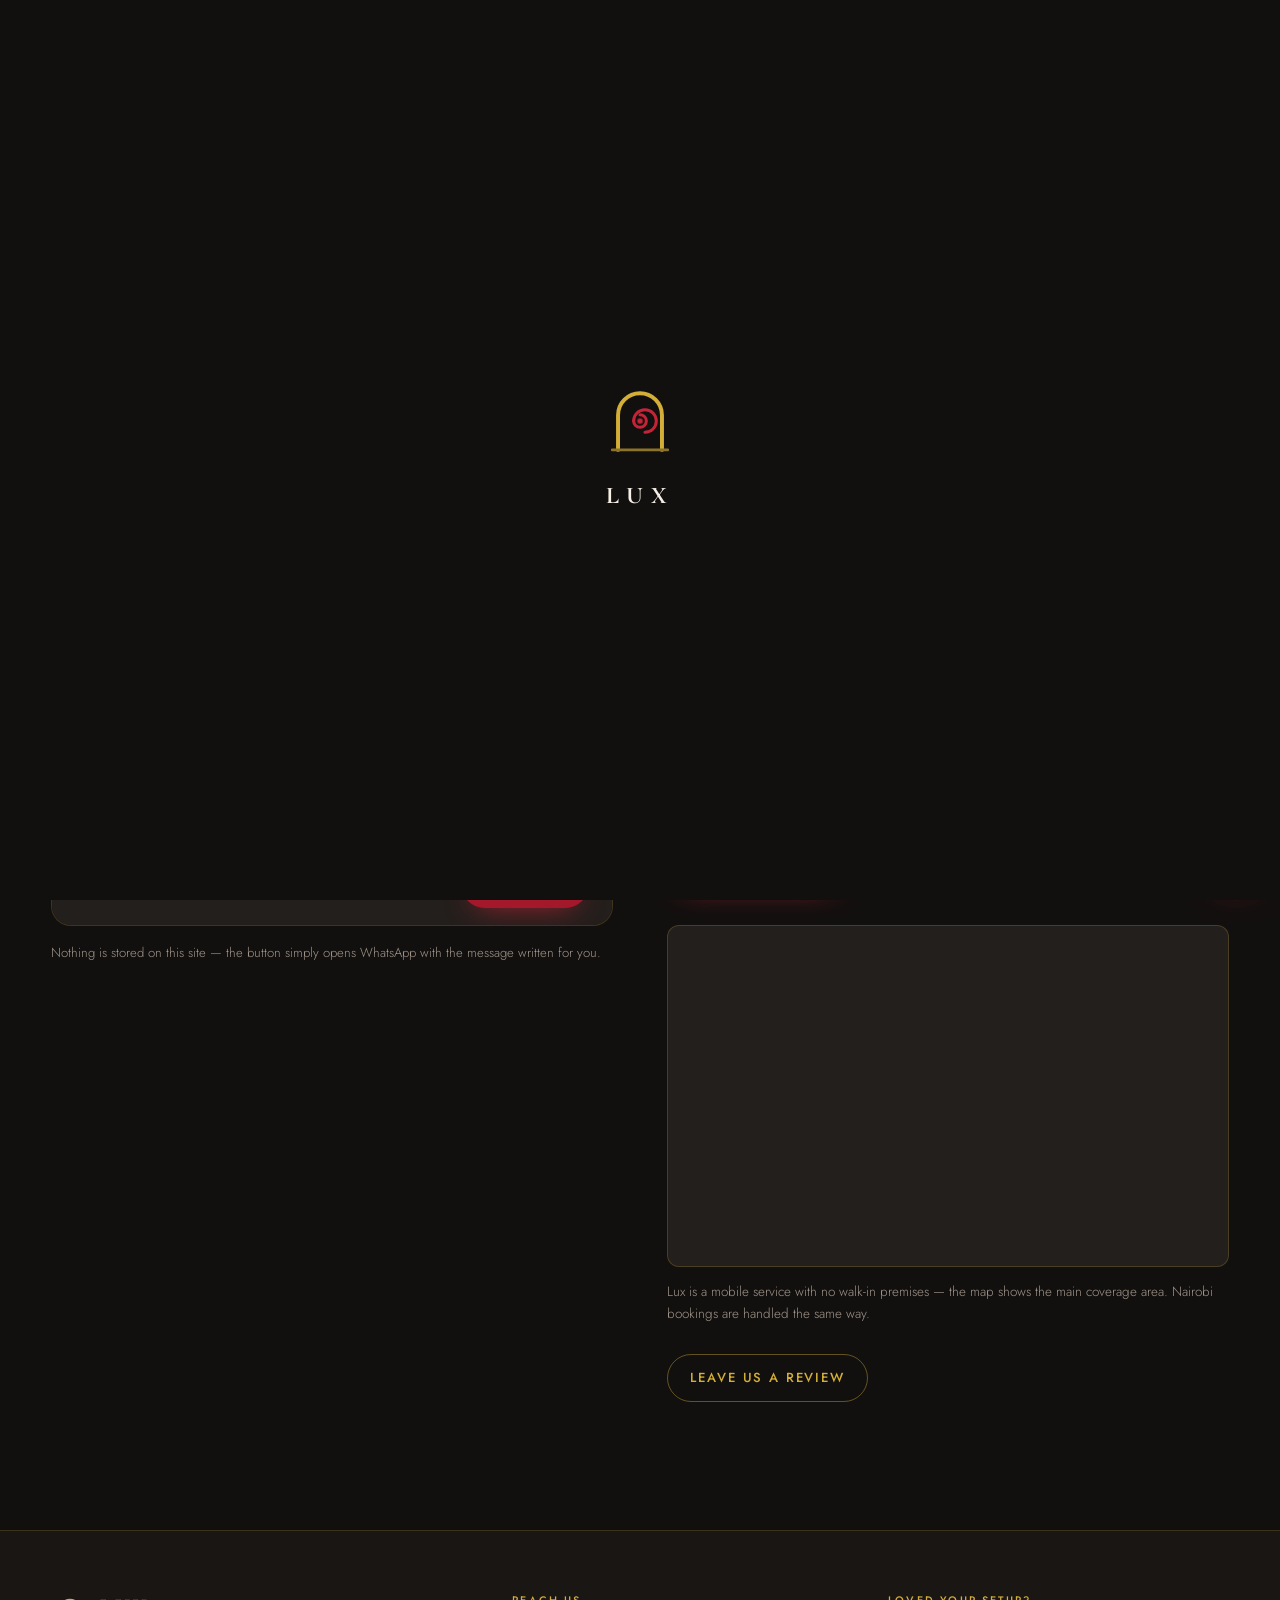
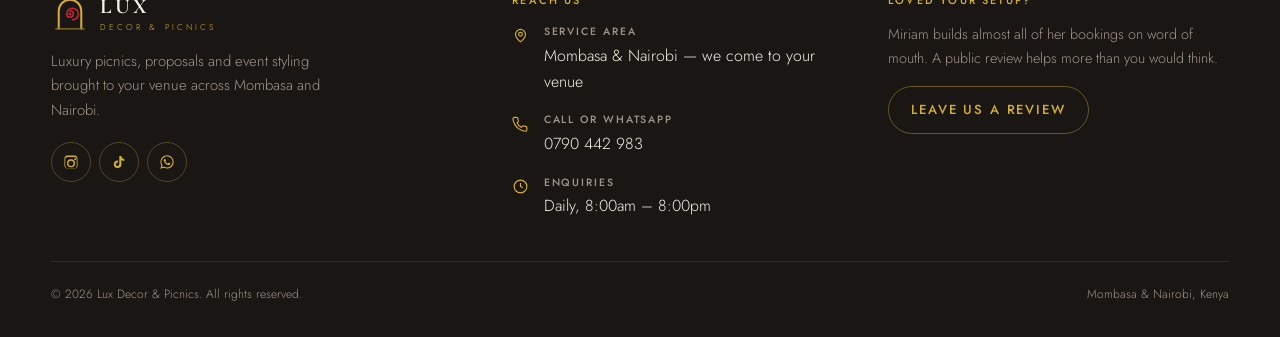
<file: contact.html>
<!DOCTYPE html>
<html lang="en">
<head>
<meta charset="utf-8">
<meta name="viewport" content="width=device-width, initial-scale=1">
<title>Contact &amp; Booking — Lux Decor &amp; Picnics</title>
<meta name="description" content="Book Lux Decor &amp; Picnics for a proposal, picnic or celebration in Mombasa or Nairobi. Call or WhatsApp 0790 442 983.">
<link rel="canonical" href="https://ignatius-kimeu.github.io/storyfront-lux-decor-and-picnics/contact.html">
<meta property="og:type" content="website">
<meta property="og:site_name" content="Lux Decor &amp; Picnics">
<meta property="og:title" content="Contact &amp; Booking — Lux Decor &amp; Picnics">
<meta property="og:description" content="Book Lux Decor &amp; Picnics for a proposal, picnic or celebration in Mombasa or Nairobi. Call or WhatsApp 0790 442 983.">
<meta property="og:url" content="https://ignatius-kimeu.github.io/storyfront-lux-decor-and-picnics/contact.html">
<meta property="og:image" content="https://ignatius-kimeu.github.io/storyfront-lux-decor-and-picnics/og-image.jpg">
<meta property="og:image:width" content="1200">
<meta property="og:image:height" content="630">
<meta name="twitter:card" content="summary_large_image">
<meta name="twitter:title" content="Contact &amp; Booking — Lux Decor &amp; Picnics">
<meta name="twitter:description" content="Book Lux Decor &amp; Picnics for a proposal, picnic or celebration in Mombasa or Nairobi. Call or WhatsApp 0790 442 983.">
<meta name="twitter:image" content="https://ignatius-kimeu.github.io/storyfront-lux-decor-and-picnics/og-image.jpg">
<meta name="theme-color" content="#12100F">
<link rel="icon" href="favicon.svg" type="image/svg+xml">
<link rel="preconnect" href="https://fonts.googleapis.com">
<link rel="preconnect" href="https://fonts.gstatic.com" crossorigin>
<link href="https://fonts.googleapis.com/css2?family=Cormorant+Garamond:ital,wght@0,600;0,700;1,600&family=Jost:wght@300;400;500;600&display=swap" rel="stylesheet">
<link rel="stylesheet" href="styles.css">
</head>
<body>
<div class="splash" id="splash" aria-hidden="true"><div class="splash__in"><svg class="mark" viewBox="0 0 64 64" role="img" aria-label="Lux Decor and Picnics"><path class="mk-arch" d="M13 57V27a19 19 0 0 1 38 0v30"/><path class="mk-rose" d="M32 26.5a5.5 5.5 0 1 1-5.5 5.5"/><path class="mk-rose" d="M26.5 32a9.8 9.8 0 1 1 9.8 9.8"/><circle class="mk-dot" cx="32" cy="32" r="2.4"/><path class="mk-base" d="M8 57h48"/></svg><div class="splash__name">LUX</div></div></div>
<header class="hdr" id="hdr">
  <div class="hdr__in">
    <a class="lockup" href="index.html" aria-label="Lux Decor and Picnics — home">
      <svg class="mark" viewBox="0 0 64 64" role="img" aria-label="Lux Decor and Picnics"><path class="mk-arch" d="M13 57V27a19 19 0 0 1 38 0v30"/><path class="mk-rose" d="M32 26.5a5.5 5.5 0 1 1-5.5 5.5"/><path class="mk-rose" d="M26.5 32a9.8 9.8 0 1 1 9.8 9.8"/><circle class="mk-dot" cx="32" cy="32" r="2.4"/><path class="mk-base" d="M8 57h48"/></svg>
      <span class="lockup__txt"><span class="lockup__name">LUX</span><span class="lockup__sub">Decor &amp; Picnics</span></span>
    </a>
    <nav class="nav" aria-label="Primary"><a href="index.html">Home</a><a href="services.html">Services</a><a href="gallery.html">Gallery</a><a href="films.html">Films</a><a href="reviews.html">Reviews</a><a href="contact.html" aria-current="page">Contact</a></nav>
    <a class="btn btn--primary hdr__cta" href="https://wa.me/254790442983?text=Hi%20Lux%20Decor%20%26%20Picnics%2C%20I%20saw%20your%20website%20and%20I%20would%20like%20to%20ask%20about%20a%20setup." target="_blank" rel="noopener"><svg viewBox="0 0 24 24" aria-hidden="true"><path d="M12.04 2C6.58 2 2.13 6.45 2.13 11.91c0 1.75.46 3.45 1.32 4.95L2 22l5.25-1.38a9.9 9.9 0 0 0 4.79 1.22h.01c5.46 0 9.91-4.45 9.91-9.91S17.5 2 12.04 2zm0 18.15h-.01a8.2 8.2 0 0 1-4.19-1.15l-.3-.18-3.12.82.83-3.04-.2-.31a8.22 8.22 0 0 1 12.76-10.2 8.22 8.22 0 0 1-5.77 14.06zm4.52-6.16c-.25-.12-1.47-.72-1.69-.81-.23-.08-.39-.12-.56.13-.16.24-.64.8-.79.97-.14.16-.29.18-.54.06-.25-.12-1.05-.39-1.99-1.23-.74-.66-1.23-1.47-1.38-1.72-.14-.25-.01-.38.11-.5.11-.11.25-.29.37-.43.13-.15.17-.25.25-.41.08-.17.04-.31-.02-.43-.06-.12-.56-1.34-.76-1.84-.2-.48-.4-.41-.56-.42h-.47c-.17 0-.43.06-.66.31-.23.25-.86.85-.86 2.07 0 1.22.89 2.4 1.01 2.56.12.17 1.75 2.67 4.23 3.74.59.26 1.05.41 1.41.52.59.19 1.13.16 1.56.1.48-.07 1.47-.6 1.68-1.18.21-.58.21-1.07.14-1.18-.06-.11-.22-.17-.47-.29z"/></svg> Book a setup</a>
    <button class="burger" id="burger" aria-label="Menu" aria-expanded="false" aria-controls="drawer"><span></span></button>
  </div>
</header>
<div class="drawer" id="drawer">
  <a class="drawer__link" href="index.html">Home<span>01</span></a><a class="drawer__link" href="services.html">Services<span>02</span></a><a class="drawer__link" href="gallery.html">Gallery<span>03</span></a><a class="drawer__link" href="films.html">Films<span>04</span></a><a class="drawer__link" href="reviews.html">Reviews<span>05</span></a><a class="drawer__link" href="contact.html" aria-current="page">Contact<span>06</span></a>
  <div class="drawer__foot">
    <a class="btn btn--primary" href="https://wa.me/254790442983?text=Hi%20Lux%20Decor%20%26%20Picnics%2C%20I%20saw%20your%20website%20and%20I%20would%20like%20to%20ask%20about%20a%20setup." target="_blank" rel="noopener"><svg viewBox="0 0 24 24" aria-hidden="true"><path d="M12.04 2C6.58 2 2.13 6.45 2.13 11.91c0 1.75.46 3.45 1.32 4.95L2 22l5.25-1.38a9.9 9.9 0 0 0 4.79 1.22h.01c5.46 0 9.91-4.45 9.91-9.91S17.5 2 12.04 2zm0 18.15h-.01a8.2 8.2 0 0 1-4.19-1.15l-.3-.18-3.12.82.83-3.04-.2-.31a8.22 8.22 0 0 1 12.76-10.2 8.22 8.22 0 0 1-5.77 14.06zm4.52-6.16c-.25-.12-1.47-.72-1.69-.81-.23-.08-.39-.12-.56.13-.16.24-.64.8-.79.97-.14.16-.29.18-.54.06-.25-.12-1.05-.39-1.99-1.23-.74-.66-1.23-1.47-1.38-1.72-.14-.25-.01-.38.11-.5.11-.11.25-.29.37-.43.13-.15.17-.25.25-.41.08-.17.04-.31-.02-.43-.06-.12-.56-1.34-.76-1.84-.2-.48-.4-.41-.56-.42h-.47c-.17 0-.43.06-.66.31-.23.25-.86.85-.86 2.07 0 1.22.89 2.4 1.01 2.56.12.17 1.75 2.67 4.23 3.74.59.26 1.05.41 1.41.52.59.19 1.13.16 1.56.1.48-.07 1.47-.6 1.68-1.18.21-.58.21-1.07.14-1.18-.06-.11-.22-.17-.47-.29z"/></svg> WhatsApp us</a>
    <a class="btn btn--ghost" href="tel:+254790442983">Call 0790 442 983</a>
  </div>
</div>
<main>
<section class="pagehead">
  <div class="shell">
    <p class="eyebrow rv">Contact</p>
    <h1 style="font-size:clamp(2.4rem,6.4vw,4rem)" class="rv">Let's plan it.</h1>
    <p class="lede rv rv-d1" style="margin-top:1.1rem">Use the request builder below and it will open WhatsApp with your details already written out &mdash; or just call.</p>
  </div>
</section>

<section class="section" id="book">
  <div class="shell">
    <div class="split" style="align-items:start">
      <div class="rv">
        <div class="wiz" id="wiz">
          <div class="wiz__rail">
            <div class="wiz__step is-now"><span class="wiz__bar"><i></i></span><span class="wiz__lbl">Occasion</span></div>
            <div class="wiz__step"><span class="wiz__bar"><i></i></span><span class="wiz__lbl">Scale</span></div>
            <div class="wiz__step"><span class="wiz__bar"><i></i></span><span class="wiz__lbl">Details</span></div>
            <div class="wiz__step"><span class="wiz__bar"><i></i></span><span class="wiz__lbl">Send</span></div>
          </div>

          <div class="wiz__view">
            <div class="wiz__panel is-live">
              <h3>What are we celebrating?</h3>
              <p class="wiz__hint">Pick the closest one &mdash; the details come later.</p>
              <div class="js-req" data-req="occasion">
                <div class="chips" data-key="occasion"><button type="button" class="chip">Proposal</button><button type="button" class="chip">Birthday</button><button type="button" class="chip">Luxury picnic</button><button type="button" class="chip">Boat picnic</button><button type="button" class="chip">Baby shower</button><button type="button" class="chip">Gender reveal</button><button type="button" class="chip">Anniversary</button><button type="button" class="chip">Wedding</button><button type="button" class="chip">Traditional ceremony</button><button type="button" class="chip">Graduation</button><button type="button" class="chip">Room decor</button><button type="button" class="chip">Something else</button></div>
                <p class="err">Choose an occasion to continue.</p>
              </div>
            </div>

            <div class="wiz__panel">
              <h3>How big, and where?</h3>
              <p class="wiz__hint">This decides the build and roughly what it costs.</p>
              <div class="js-req" data-req="guests" style="margin-bottom:1.6rem">
                <label style="display:block;font-size:.68rem;letter-spacing:.16em;text-transform:uppercase;color:var(--gold);margin-bottom:.6rem">Guests</label>
                <div class="chips" data-key="guests"><button type="button" class="chip">Just the two of us</button><button type="button" class="chip">3&ndash;6</button><button type="button" class="chip">7&ndash;20</button><button type="button" class="chip">20&ndash;50</button><button type="button" class="chip">50+</button></div>
                <p class="err">Let us know roughly how many people.</p>
              </div>
              <div class="js-req" data-req="town">
                <label style="display:block;font-size:.68rem;letter-spacing:.16em;text-transform:uppercase;color:var(--gold);margin-bottom:.6rem">City</label>
                <div class="chips" data-key="town"><button type="button" class="chip">Mombasa</button><button type="button" class="chip">Nairobi</button><button type="button" class="chip">Elsewhere in Kenya</button></div>
                <p class="err">Choose a city.</p>
              </div>
            </div>

            <div class="wiz__panel">
              <h3>The particulars.</h3>
              <p class="wiz__hint">Only your name and a date are required.</p>
              <div class="fields fields--2">
                <div class="field js-req" data-req="name">
                  <label for="f-name">Your name</label>
                  <input id="f-name" name="name" type="text" autocomplete="name" placeholder="e.g. Amina">
                  <p class="err">Please add your name.</p>
                </div>
                <div class="field js-req" data-req="date">
                  <label for="f-date">Preferred date</label>
                  <input id="f-date" name="date" type="date">
                  <p class="err">Pick a date, even an approximate one.</p>
                </div>
              </div>
              <div class="fields fields--2" style="margin-top:1rem">
                <div class="field">
                  <label for="f-venue">Venue or area</label>
                  <input id="f-venue" name="venue" type="text" placeholder="e.g. Shanzu beach, Nyali">
                </div>
                <div class="field">
                  <label for="f-palette">Colour palette</label>
                  <input id="f-palette" name="palette" type="text" placeholder="e.g. red &amp; gold">
                </div>
              </div>
              <div class="field" style="margin-top:1rem">
                <label for="f-notes">Anything else</label>
                <textarea id="f-notes" name="notes" placeholder="Surprise reveal, dietary notes, a theme you have in mind&hellip;"></textarea>
              </div>
            </div>

            <div class="wiz__panel">
              <h3>Ready to send.</h3>
              <p class="wiz__hint">This is exactly what will land in Miriam's WhatsApp.</p>
              <div class="preview">
                <div class="preview__hd"><svg viewBox="0 0 24 24" aria-hidden="true"><path d="M12.04 2C6.58 2 2.13 6.45 2.13 11.91c0 1.75.46 3.45 1.32 4.95L2 22l5.25-1.38a9.9 9.9 0 0 0 4.79 1.22h.01c5.46 0 9.91-4.45 9.91-9.91S17.5 2 12.04 2zm0 18.15h-.01a8.2 8.2 0 0 1-4.19-1.15l-.3-.18-3.12.82.83-3.04-.2-.31a8.22 8.22 0 0 1 12.76-10.2 8.22 8.22 0 0 1-5.77 14.06zm4.52-6.16c-.25-.12-1.47-.72-1.69-.81-.23-.08-.39-.12-.56.13-.16.24-.64.8-.79.97-.14.16-.29.18-.54.06-.25-.12-1.05-.39-1.99-1.23-.74-.66-1.23-1.47-1.38-1.72-.14-.25-.01-.38.11-.5.11-.11.25-.29.37-.43.13-.15.17-.25.25-.41.08-.17.04-.31-.02-.43-.06-.12-.56-1.34-.76-1.84-.2-.48-.4-.41-.56-.42h-.47c-.17 0-.43.06-.66.31-.23.25-.86.85-.86 2.07 0 1.22.89 2.4 1.01 2.56.12.17 1.75 2.67 4.23 3.74.59.26 1.05.41 1.41.52.59.19 1.13.16 1.56.1.48-.07 1.47-.6 1.68-1.18.21-.58.21-1.07.14-1.18-.06-.11-.22-.17-.47-.29z"/></svg> Message preview</div>
                <pre id="wizPreview"></pre>
              </div>
            </div>
          </div>

          <div class="wiz__foot">
            <button type="button" class="wiz__back is-hidden" id="wizBack">&larr; Back</button>
            <button type="button" class="btn btn--primary" id="wizNext">Continue</button>
          </div>
        </div>
        <p class="muted" style="margin-top:1rem;font-size:.82rem">Nothing is stored on this site &mdash; the button simply opens WhatsApp with the message written for you.</p>
      </div>

      <div class="rv rv-d1">
        <h2>Or reach us directly.</h2>
        <ul class="info" style="margin-top:1.6rem">
          <li><svg viewBox="0 0 24 24" aria-hidden="true"><path d="M21 16.5v3a2 2 0 0 1-2.2 2 19.6 19.6 0 0 1-8.5-3 19.3 19.3 0 0 1-6-6 19.6 19.6 0 0 1-3-8.5A2 2 0 0 1 3.3 2h3a2 2 0 0 1 2 1.7c.1 1 .3 1.9.6 2.8a2 2 0 0 1-.5 2.1L7.1 9.9a16 16 0 0 0 6 6l1.3-1.3a2 2 0 0 1 2.1-.5c.9.3 1.8.5 2.8.6a2 2 0 0 1 1.7 2z"/></svg><div><b>Call or WhatsApp</b><a href="tel:+254790442983">0790 442 983</a></div></li>
          <li><svg viewBox="0 0 24 24" aria-hidden="true"><path d="M12 21s7-5.4 7-10.6A7 7 0 0 0 5 10.4C5 15.6 12 21 12 21z"/><circle cx="12" cy="10.2" r="2.6"/></svg><div><b>Service area</b>Mombasa &amp; Nairobi &mdash; setups built at your venue</div></li>
          <li><svg viewBox="0 0 24 24" aria-hidden="true"><circle cx="12" cy="12" r="9"/><path d="M12 7v5l3.2 1.9"/></svg><div><b>Enquiries</b>Daily, 8:00am &ndash; 8:00pm</div></li>
          <li><svg viewBox="0 0 24 24" aria-hidden="true"><path d="M21 11.5a8.4 8.4 0 0 1-9 8.4 9.2 9.2 0 0 1-3.8-.8L3 21l1.9-5A8.3 8.3 0 0 1 12 3.1a8.4 8.4 0 0 1 9 8.4z"/></svg><div><b>Social</b><a href="https://www.instagram.com/luxdecorandpicnics/" target="_blank" rel="noopener">@luxdecorandpicnics</a> on Instagram &amp; TikTok</div></li>
        </ul>
        <div class="btn-row" style="margin-top:1.8rem">
          <a class="btn btn--primary" href="https://wa.me/254790442983?text=Hi%20Lux%20Decor%20%26%20Picnics%2C%20I%20saw%20your%20website%20and%20I%20would%20like%20to%20ask%20about%20a%20setup." target="_blank" rel="noopener"><svg viewBox="0 0 24 24" aria-hidden="true"><path d="M12.04 2C6.58 2 2.13 6.45 2.13 11.91c0 1.75.46 3.45 1.32 4.95L2 22l5.25-1.38a9.9 9.9 0 0 0 4.79 1.22h.01c5.46 0 9.91-4.45 9.91-9.91S17.5 2 12.04 2zm0 18.15h-.01a8.2 8.2 0 0 1-4.19-1.15l-.3-.18-3.12.82.83-3.04-.2-.31a8.22 8.22 0 0 1 12.76-10.2 8.22 8.22 0 0 1-5.77 14.06zm4.52-6.16c-.25-.12-1.47-.72-1.69-.81-.23-.08-.39-.12-.56.13-.16.24-.64.8-.79.97-.14.16-.29.18-.54.06-.25-.12-1.05-.39-1.99-1.23-.74-.66-1.23-1.47-1.38-1.72-.14-.25-.01-.38.11-.5.11-.11.25-.29.37-.43.13-.15.17-.25.25-.41.08-.17.04-.31-.02-.43-.06-.12-.56-1.34-.76-1.84-.2-.48-.4-.41-.56-.42h-.47c-.17 0-.43.06-.66.31-.23.25-.86.85-.86 2.07 0 1.22.89 2.4 1.01 2.56.12.17 1.75 2.67 4.23 3.74.59.26 1.05.41 1.41.52.59.19 1.13.16 1.56.1.48-.07 1.47-.6 1.68-1.18.21-.58.21-1.07.14-1.18-.06-.11-.22-.17-.47-.29z"/></svg> WhatsApp us</a>
          <a class="btn btn--ghost" href="tel:+254790442983">Call now</a>
        </div>

        <div class="map" style="margin-top:2.2rem">
          <iframe title="Map of Mombasa, the main service area for Lux Decor and Picnics" src="https://maps.google.com/maps?q=Mombasa,Kenya&amp;t=&amp;z=10&amp;ie=UTF8&amp;iwloc=&amp;output=embed" loading="lazy" referrerpolicy="no-referrer-when-downgrade" allowfullscreen></iframe>
        </div>
        <p class="muted" style="margin-top:.9rem;font-size:.84rem">Lux is a mobile service with no walk-in premises &mdash; the map shows the main coverage area. Nairobi bookings are handled the same way.</p>

        <div class="btn-row" style="margin-top:1.8rem">
          <a class="btn btn--ghost" href="https://www.instagram.com/luxdecorandpicnics/" target="_blank" rel="noopener">Leave us a review</a>
        </div>
      </div>
    </div>
  </div>
</section>
</main>
<footer class="ftr">
  <div class="shell">
    <div class="ftr__top">
      <div>
        <a class="lockup" href="index.html" aria-label="Lux Decor and Picnics — home">
          <svg class="mark" viewBox="0 0 64 64" role="img" aria-label="Lux Decor and Picnics"><path class="mk-arch" d="M13 57V27a19 19 0 0 1 38 0v30"/><path class="mk-rose" d="M32 26.5a5.5 5.5 0 1 1-5.5 5.5"/><path class="mk-rose" d="M26.5 32a9.8 9.8 0 1 1 9.8 9.8"/><circle class="mk-dot" cx="32" cy="32" r="2.4"/><path class="mk-base" d="M8 57h48"/></svg>
          <span class="lockup__txt"><span class="lockup__name">LUX</span><span class="lockup__sub">Decor &amp; Picnics</span></span>
        </a>
        <p class="ftr__tag">Luxury picnics, proposals and event styling brought to your venue across Mombasa and Nairobi.</p>
        <div class="socials">
          <a href="https://www.instagram.com/luxdecorandpicnics/" target="_blank" rel="noopener" aria-label="Instagram"><svg viewBox="0 0 24 24" aria-hidden="true"><path d="M12 2.16c3.2 0 3.58.01 4.85.07 1.17.05 1.8.25 2.23.41.56.22.96.48 1.38.9.42.42.68.82.9 1.38.16.42.36 1.06.41 2.23.06 1.27.07 1.65.07 4.85s-.01 3.58-.07 4.85c-.05 1.17-.25 1.8-.41 2.23-.22.56-.48.96-.9 1.38-.42.42-.82.68-1.38.9-.42.16-1.06.36-2.23.41-1.27.06-1.65.07-4.85.07s-3.58-.01-4.85-.07c-1.17-.05-1.8-.25-2.23-.41-.56-.22-.96-.48-1.38-.9-.42-.42-.68-.82-.9-1.38-.16-.42-.36-1.06-.41-2.23C2.17 15.58 2.16 15.2 2.16 12s.01-3.58.07-4.85c.05-1.17.25-1.8.41-2.23.22-.56.48-.96.9-1.38.42-.42.82-.68 1.38-.9.42-.16 1.06-.36 2.23-.41C8.42 2.17 8.8 2.16 12 2.16zm0 2.16c-3.14 0-3.51.01-4.75.07-.9.04-1.39.19-1.71.32-.43.17-.74.37-1.06.69-.32.32-.52.63-.69 1.06-.13.32-.28.81-.32 1.71-.06 1.24-.07 1.61-.07 4.75s.01 3.51.07 4.75c.4.9.19 1.39.32 1.71.17.43.37.74.69 1.06.32.32.63.52 1.06.69.32.13.81.28 1.71.32 1.24.06 1.61.07 4.75.07s3.51-.01 4.75-.07c.9-.04 1.39-.19 1.71-.32.43-.17.74-.37 1.06-.69.32-.32.52-.63.69-1.06.13-.32.28-.81.32-1.71.06-1.24.07-1.61.07-4.75s-.01-3.51-.07-4.75c-.04-.9-.19-1.39-.32-1.71a2.86 2.86 0 0 0-.69-1.06 2.86 2.86 0 0 0-1.06-.69c-.32-.13-.81-.28-1.71-.32-1.24-.06-1.61-.07-4.75-.07zm0 3.68a5.999 5.999 0 1 1 0 12 5.999 5.999 0 0 1 0-12zm0 9.89a3.89 3.89 0 1 0 0-7.78 3.89 3.89 0 0 0 0 7.78zm7.64-10.13a1.4 1.4 0 1 1-2.8 0 1.4 1.4 0 0 1 2.8 0z"/></svg></a>
          <a href="https://www.tiktok.com/@luxdecorandpicnics" target="_blank" rel="noopener" aria-label="TikTok"><svg viewBox="0 0 24 24" aria-hidden="true"><path d="M16.6 5.82A4.28 4.28 0 0 1 15.54 3h-3.09v12.4a2.59 2.59 0 0 1-2.59 2.5 2.59 2.59 0 1 1 .77-5.06V9.68a5.67 5.67 0 0 0-.77-.05A5.66 5.66 0 1 0 15.54 15.3V8.99a7.34 7.34 0 0 0 4.29 1.38V7.28a4.29 4.29 0 0 1-3.23-1.46z"/></svg></a>
          <a href="https://wa.me/254790442983?text=Hi%20Lux%20Decor%20%26%20Picnics%2C%20I%20saw%20your%20website%20and%20I%20would%20like%20to%20ask%20about%20a%20setup." target="_blank" rel="noopener" aria-label="WhatsApp"><svg viewBox="0 0 24 24" aria-hidden="true"><path d="M12.04 2C6.58 2 2.13 6.45 2.13 11.91c0 1.75.46 3.45 1.32 4.95L2 22l5.25-1.38a9.9 9.9 0 0 0 4.79 1.22h.01c5.46 0 9.91-4.45 9.91-9.91S17.5 2 12.04 2zm0 18.15h-.01a8.2 8.2 0 0 1-4.19-1.15l-.3-.18-3.12.82.83-3.04-.2-.31a8.22 8.22 0 0 1 12.76-10.2 8.22 8.22 0 0 1-5.77 14.06zm4.52-6.16c-.25-.12-1.47-.72-1.69-.81-.23-.08-.39-.12-.56.13-.16.24-.64.8-.79.97-.14.16-.29.18-.54.06-.25-.12-1.05-.39-1.99-1.23-.74-.66-1.23-1.47-1.38-1.72-.14-.25-.01-.38.11-.5.11-.11.25-.29.37-.43.13-.15.17-.25.25-.41.08-.17.04-.31-.02-.43-.06-.12-.56-1.34-.76-1.84-.2-.48-.4-.41-.56-.42h-.47c-.17 0-.43.06-.66.31-.23.25-.86.85-.86 2.07 0 1.22.89 2.4 1.01 2.56.12.17 1.75 2.67 4.23 3.74.59.26 1.05.41 1.41.52.59.19 1.13.16 1.56.1.48-.07 1.47-.6 1.68-1.18.21-.58.21-1.07.14-1.18-.06-.11-.22-.17-.47-.29z"/></svg></a>
        </div>
      </div>
      <div>
        <h4>Reach us</h4>
        <ul class="info">
          <li><svg viewBox="0 0 24 24" aria-hidden="true"><path d="M12 21s7-5.4 7-10.6A7 7 0 0 0 5 10.4C5 15.6 12 21 12 21z"/><circle cx="12" cy="10.2" r="2.6"/></svg><div><b>Service area</b>Mombasa &amp; Nairobi — we come to your venue</div></li>
          <li><svg viewBox="0 0 24 24" aria-hidden="true"><path d="M21 16.5v3a2 2 0 0 1-2.2 2 19.6 19.6 0 0 1-8.5-3 19.3 19.3 0 0 1-6-6 19.6 19.6 0 0 1-3-8.5A2 2 0 0 1 3.3 2h3a2 2 0 0 1 2 1.7c.1 1 .3 1.9.6 2.8a2 2 0 0 1-.5 2.1L7.1 9.9a16 16 0 0 0 6 6l1.3-1.3a2 2 0 0 1 2.1-.5c.9.3 1.8.5 2.8.6a2 2 0 0 1 1.7 2z"/></svg><div><b>Call or WhatsApp</b><a href="tel:+254790442983">0790 442 983</a></div></li>
          <li><svg viewBox="0 0 24 24" aria-hidden="true"><circle cx="12" cy="12" r="9"/><path d="M12 7v5l3.2 1.9"/></svg><div><b>Enquiries</b>Daily, 8:00am &ndash; 8:00pm</div></li>
        </ul>
      </div>
      <div>
        <h4>Loved your setup?</h4>
        <p class="muted" style="font-size:.9rem">Miriam builds almost all of her bookings on word of mouth. A public review helps more than you would think.</p>
        <div class="btn-row" style="margin-top:1rem">
          <a class="btn btn--ghost" href="https://www.instagram.com/luxdecorandpicnics/" target="_blank" rel="noopener">Leave us a review</a>
        </div>
      </div>
    </div>
    <div class="ftr__bot">
      <span>&copy; <span class="js-year">2026</span> Lux Decor &amp; Picnics. All rights reserved.</span>
      <span>Mombasa &amp; Nairobi, Kenya</span>
    </div>
  </div>
</footer>
<a class="fab" href="https://wa.me/254790442983?text=Hi%20Lux%20Decor%20%26%20Picnics%2C%20I%20saw%20your%20website%20and%20I%20would%20like%20to%20ask%20about%20a%20setup." target="_blank" rel="noopener" aria-label="Chat with us on WhatsApp"><svg viewBox="0 0 24 24" aria-hidden="true"><path d="M12.04 2C6.58 2 2.13 6.45 2.13 11.91c0 1.75.46 3.45 1.32 4.95L2 22l5.25-1.38a9.9 9.9 0 0 0 4.79 1.22h.01c5.46 0 9.91-4.45 9.91-9.91S17.5 2 12.04 2zm0 18.15h-.01a8.2 8.2 0 0 1-4.19-1.15l-.3-.18-3.12.82.83-3.04-.2-.31a8.22 8.22 0 0 1 12.76-10.2 8.22 8.22 0 0 1-5.77 14.06zm4.52-6.16c-.25-.12-1.47-.72-1.69-.81-.23-.08-.39-.12-.56.13-.16.24-.64.8-.79.97-.14.16-.29.18-.54.06-.25-.12-1.05-.39-1.99-1.23-.74-.66-1.23-1.47-1.38-1.72-.14-.25-.01-.38.11-.5.11-.11.25-.29.37-.43.13-.15.17-.25.25-.41.08-.17.04-.31-.02-.43-.06-.12-.56-1.34-.76-1.84-.2-.48-.4-.41-.56-.42h-.47c-.17 0-.43.06-.66.31-.23.25-.86.85-.86 2.07 0 1.22.89 2.4 1.01 2.56.12.17 1.75 2.67 4.23 3.74.59.26 1.05.41 1.41.52.59.19 1.13.16 1.56.1.48-.07 1.47-.6 1.68-1.18.21-.58.21-1.07.14-1.18-.06-.11-.22-.17-.47-.29z"/></svg></a>
<script src="app.js" defer></script>
</body>
</html>
</file>
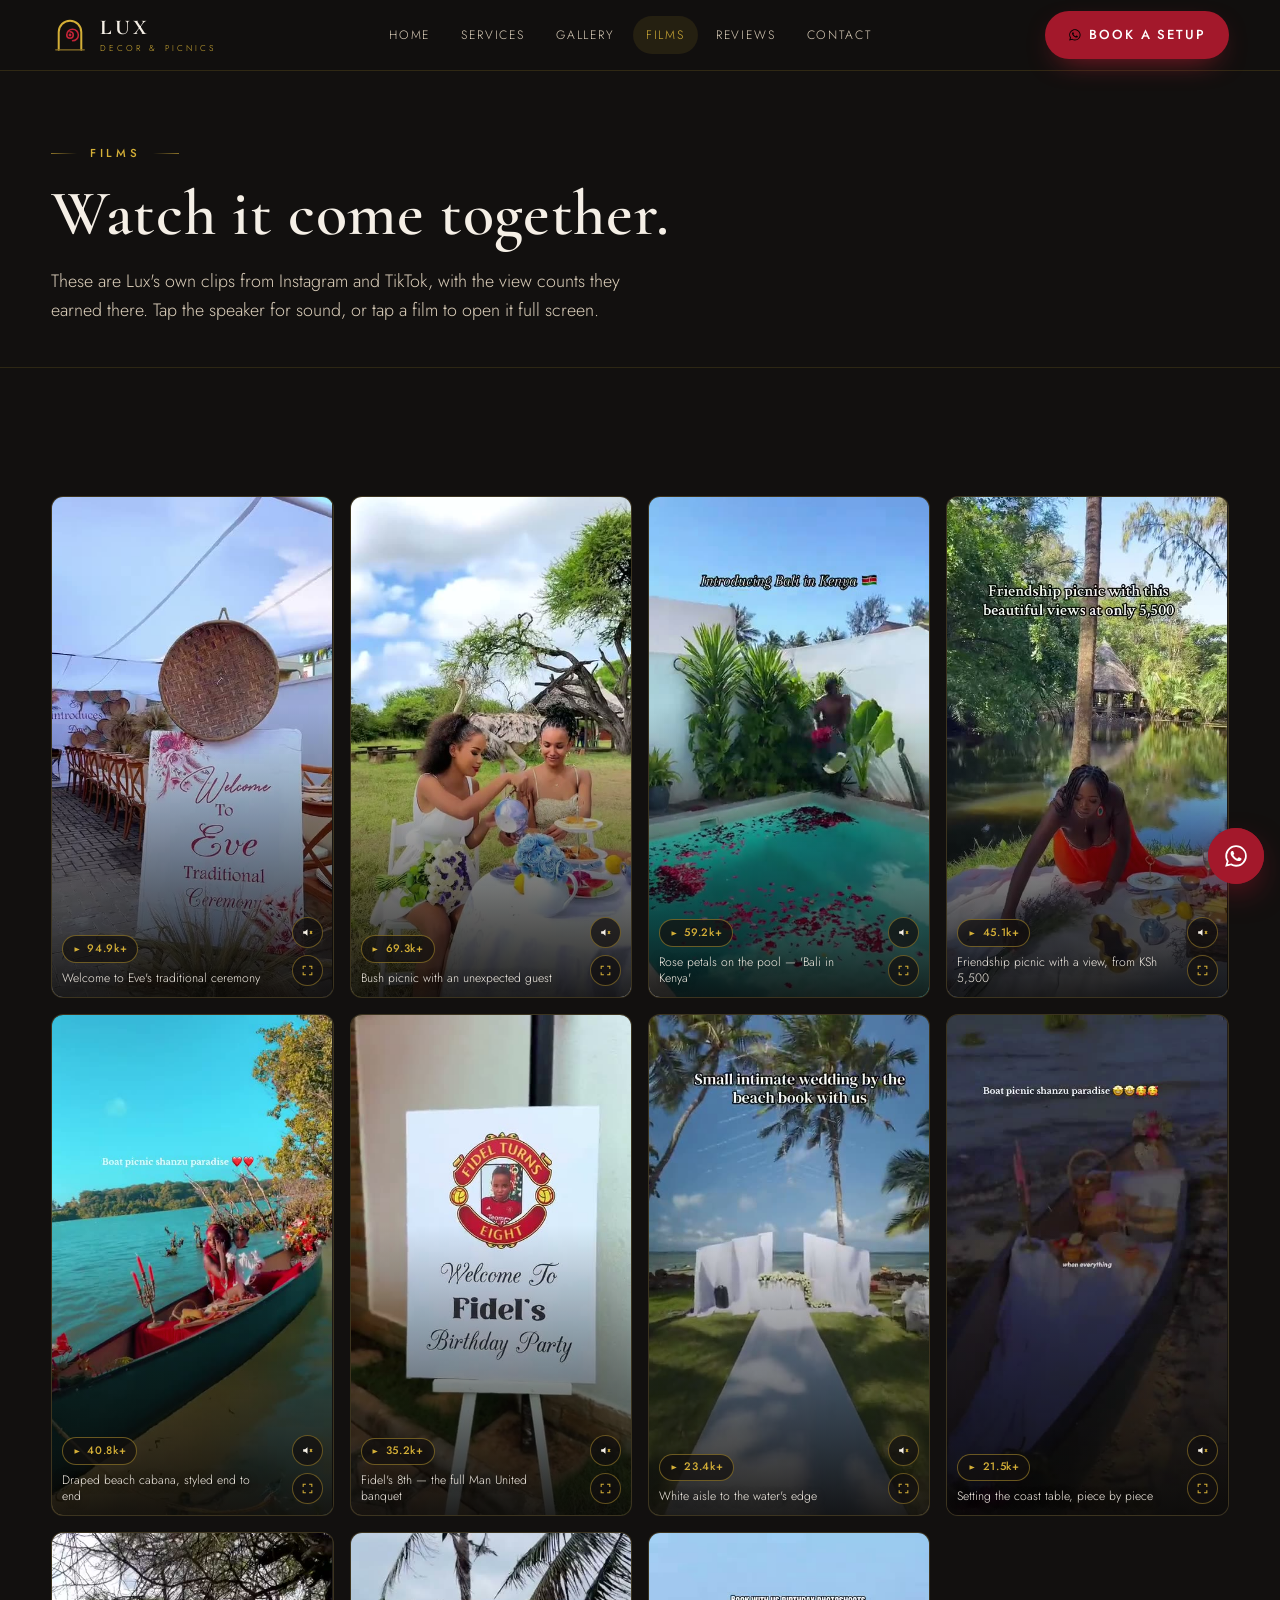
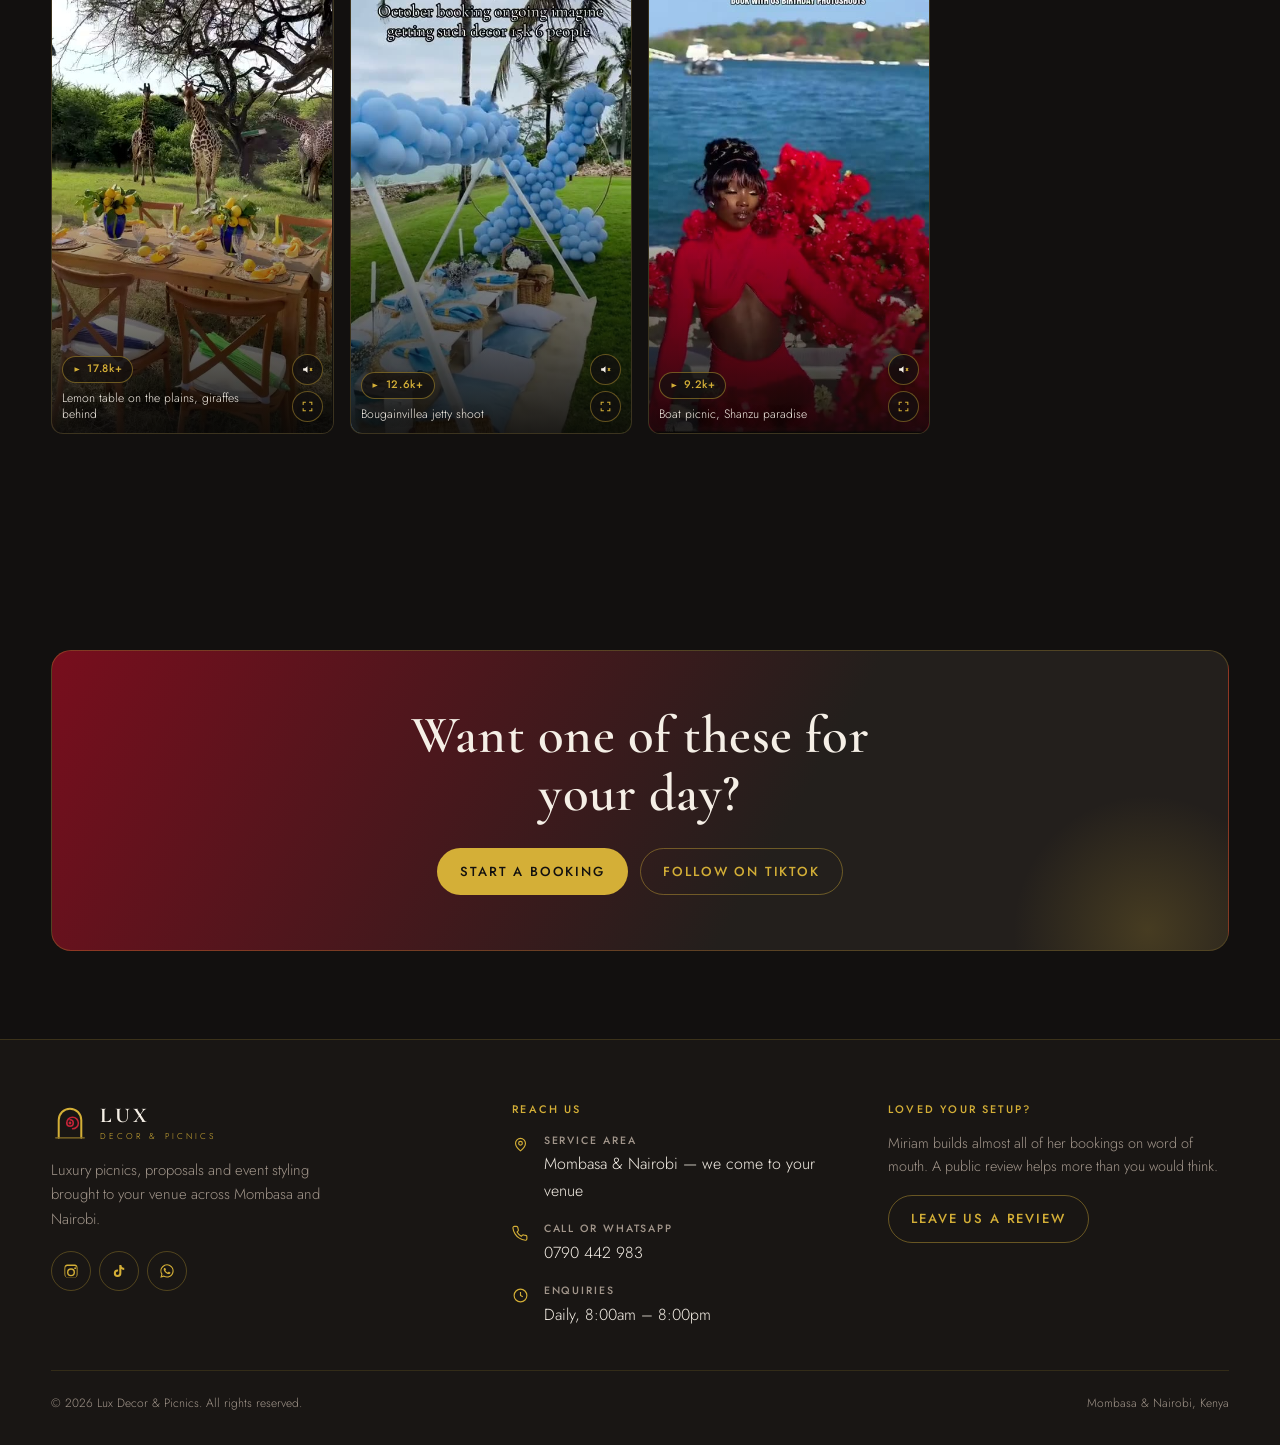
<file: films.html>
<!DOCTYPE html>
<html lang="en">
<head>
<meta charset="utf-8">
<meta name="viewport" content="width=device-width, initial-scale=1">
<title>Films — Lux Decor &amp; Picnics</title>
<meta name="description" content="Watch Lux Decor &amp; Picnics setups come together — proposals, beach picnics, traditional ceremonies and birthday builds from Mombasa and Nairobi.">
<link rel="canonical" href="https://ignatius-kimeu.github.io/storyfront-lux-decor-and-picnics/films.html">
<meta property="og:type" content="website">
<meta property="og:site_name" content="Lux Decor &amp; Picnics">
<meta property="og:title" content="Films — Lux Decor &amp; Picnics">
<meta property="og:description" content="Watch Lux Decor &amp; Picnics setups come together — proposals, beach picnics, traditional ceremonies and birthday builds from Mombasa and Nairobi.">
<meta property="og:url" content="https://ignatius-kimeu.github.io/storyfront-lux-decor-and-picnics/films.html">
<meta property="og:image" content="https://ignatius-kimeu.github.io/storyfront-lux-decor-and-picnics/og-image.jpg">
<meta property="og:image:width" content="1200">
<meta property="og:image:height" content="630">
<meta name="twitter:card" content="summary_large_image">
<meta name="twitter:title" content="Films — Lux Decor &amp; Picnics">
<meta name="twitter:description" content="Watch Lux Decor &amp; Picnics setups come together — proposals, beach picnics, traditional ceremonies and birthday builds from Mombasa and Nairobi.">
<meta name="twitter:image" content="https://ignatius-kimeu.github.io/storyfront-lux-decor-and-picnics/og-image.jpg">
<meta name="theme-color" content="#12100F">
<link rel="icon" href="favicon.svg" type="image/svg+xml">
<link rel="preconnect" href="https://fonts.googleapis.com">
<link rel="preconnect" href="https://fonts.gstatic.com" crossorigin>
<link href="https://fonts.googleapis.com/css2?family=Cormorant+Garamond:ital,wght@0,600;0,700;1,600&family=Jost:wght@300;400;500;600&display=swap" rel="stylesheet">
<link rel="stylesheet" href="styles.css">
</head>
<body>
<div class="splash" id="splash" aria-hidden="true"><div class="splash__in"><svg class="mark" viewBox="0 0 64 64" role="img" aria-label="Lux Decor and Picnics"><path class="mk-arch" d="M13 57V27a19 19 0 0 1 38 0v30"/><path class="mk-rose" d="M32 26.5a5.5 5.5 0 1 1-5.5 5.5"/><path class="mk-rose" d="M26.5 32a9.8 9.8 0 1 1 9.8 9.8"/><circle class="mk-dot" cx="32" cy="32" r="2.4"/><path class="mk-base" d="M8 57h48"/></svg><div class="splash__name">LUX</div></div></div>
<header class="hdr" id="hdr">
  <div class="hdr__in">
    <a class="lockup" href="index.html" aria-label="Lux Decor and Picnics — home">
      <svg class="mark" viewBox="0 0 64 64" role="img" aria-label="Lux Decor and Picnics"><path class="mk-arch" d="M13 57V27a19 19 0 0 1 38 0v30"/><path class="mk-rose" d="M32 26.5a5.5 5.5 0 1 1-5.5 5.5"/><path class="mk-rose" d="M26.5 32a9.8 9.8 0 1 1 9.8 9.8"/><circle class="mk-dot" cx="32" cy="32" r="2.4"/><path class="mk-base" d="M8 57h48"/></svg>
      <span class="lockup__txt"><span class="lockup__name">LUX</span><span class="lockup__sub">Decor &amp; Picnics</span></span>
    </a>
    <nav class="nav" aria-label="Primary"><a href="index.html">Home</a><a href="services.html">Services</a><a href="gallery.html">Gallery</a><a href="films.html" aria-current="page">Films</a><a href="reviews.html">Reviews</a><a href="contact.html">Contact</a></nav>
    <a class="btn btn--primary hdr__cta" href="https://wa.me/254790442983?text=Hi%20Lux%20Decor%20%26%20Picnics%2C%20I%20saw%20your%20website%20and%20I%20would%20like%20to%20ask%20about%20a%20setup." target="_blank" rel="noopener"><svg viewBox="0 0 24 24" aria-hidden="true"><path d="M12.04 2C6.58 2 2.13 6.45 2.13 11.91c0 1.75.46 3.45 1.32 4.95L2 22l5.25-1.38a9.9 9.9 0 0 0 4.79 1.22h.01c5.46 0 9.91-4.45 9.91-9.91S17.5 2 12.04 2zm0 18.15h-.01a8.2 8.2 0 0 1-4.19-1.15l-.3-.18-3.12.82.83-3.04-.2-.31a8.22 8.22 0 0 1 12.76-10.2 8.22 8.22 0 0 1-5.77 14.06zm4.52-6.16c-.25-.12-1.47-.72-1.69-.81-.23-.08-.39-.12-.56.13-.16.24-.64.8-.79.97-.14.16-.29.18-.54.06-.25-.12-1.05-.39-1.99-1.23-.74-.66-1.23-1.47-1.38-1.72-.14-.25-.01-.38.11-.5.11-.11.25-.29.37-.43.13-.15.17-.25.25-.41.08-.17.04-.31-.02-.43-.06-.12-.56-1.34-.76-1.84-.2-.48-.4-.41-.56-.42h-.47c-.17 0-.43.06-.66.31-.23.25-.86.85-.86 2.07 0 1.22.89 2.4 1.01 2.56.12.17 1.75 2.67 4.23 3.74.59.26 1.05.41 1.41.52.59.19 1.13.16 1.56.1.48-.07 1.47-.6 1.68-1.18.21-.58.21-1.07.14-1.18-.06-.11-.22-.17-.47-.29z"/></svg> Book a setup</a>
    <button class="burger" id="burger" aria-label="Menu" aria-expanded="false" aria-controls="drawer"><span></span></button>
  </div>
</header>
<div class="drawer" id="drawer">
  <a class="drawer__link" href="index.html">Home<span>01</span></a><a class="drawer__link" href="services.html">Services<span>02</span></a><a class="drawer__link" href="gallery.html">Gallery<span>03</span></a><a class="drawer__link" href="films.html" aria-current="page">Films<span>04</span></a><a class="drawer__link" href="reviews.html">Reviews<span>05</span></a><a class="drawer__link" href="contact.html">Contact<span>06</span></a>
  <div class="drawer__foot">
    <a class="btn btn--primary" href="https://wa.me/254790442983?text=Hi%20Lux%20Decor%20%26%20Picnics%2C%20I%20saw%20your%20website%20and%20I%20would%20like%20to%20ask%20about%20a%20setup." target="_blank" rel="noopener"><svg viewBox="0 0 24 24" aria-hidden="true"><path d="M12.04 2C6.58 2 2.13 6.45 2.13 11.91c0 1.75.46 3.45 1.32 4.95L2 22l5.25-1.38a9.9 9.9 0 0 0 4.79 1.22h.01c5.46 0 9.91-4.45 9.91-9.91S17.5 2 12.04 2zm0 18.15h-.01a8.2 8.2 0 0 1-4.19-1.15l-.3-.18-3.12.82.83-3.04-.2-.31a8.22 8.22 0 0 1 12.76-10.2 8.22 8.22 0 0 1-5.77 14.06zm4.52-6.16c-.25-.12-1.47-.72-1.69-.81-.23-.08-.39-.12-.56.13-.16.24-.64.8-.79.97-.14.16-.29.18-.54.06-.25-.12-1.05-.39-1.99-1.23-.74-.66-1.23-1.47-1.38-1.72-.14-.25-.01-.38.11-.5.11-.11.25-.29.37-.43.13-.15.17-.25.25-.41.08-.17.04-.31-.02-.43-.06-.12-.56-1.34-.76-1.84-.2-.48-.4-.41-.56-.42h-.47c-.17 0-.43.06-.66.31-.23.25-.86.85-.86 2.07 0 1.22.89 2.4 1.01 2.56.12.17 1.75 2.67 4.23 3.74.59.26 1.05.41 1.41.52.59.19 1.13.16 1.56.1.48-.07 1.47-.6 1.68-1.18.21-.58.21-1.07.14-1.18-.06-.11-.22-.17-.47-.29z"/></svg> WhatsApp us</a>
    <a class="btn btn--ghost" href="tel:+254790442983">Call 0790 442 983</a>
  </div>
</div>
<main>
<section class="pagehead">
  <div class="shell">
    <p class="eyebrow rv">Films</p>
    <h1 style="font-size:clamp(2.4rem,6.4vw,4rem)" class="rv">Watch it come together.</h1>
    <p class="lede rv rv-d1" style="margin-top:1.1rem">These are Lux's own clips from Instagram and TikTok, with the view counts they earned there. Tap the speaker for sound, or tap a film to open it full screen.</p>
  </div>
</section>
<section class="section">
  <div class="shell"><div class="films"><article class="film rv">
  <video src="videos/94_9k.mp4" poster="images/posters/94_9k.jpg" muted loop playsinline preload="none" aria-label="Welcome to Eve&#x27;s traditional ceremony"></video>
  <span class="film__glow" aria-hidden="true"></span>
  <div class="film__meta">
    <span class="film__views"><svg viewBox="0 0 24 24" aria-hidden="true"><path d="M4 6l14 6-14 6z"/></svg> 94.9k+</span>
    <span class="film__cap">Welcome to Eve&#x27;s traditional ceremony</span>
  </div>
  <div class="film__btns">
    <button class="film__btn js-sound" aria-label="Turn sound on"><svg viewBox="0 0 24 24" aria-hidden="true"><path d="M4 9.5v5h3.6L12 18V6L7.6 9.5H4z" fill="currentColor" stroke="none"/><path d="M16.5 9.5l4 5M20.5 9.5l-4 5"/></svg></button>
    <button class="film__btn js-full" aria-label="Play full screen"><svg viewBox="0 0 24 24" aria-hidden="true"><path d="M9 4H4v5M15 4h5v5M15 20h5v-5M9 20H4v-5"/></svg></button>
  </div>
</article>
<article class="film rv">
  <video src="videos/69_3k.mp4" poster="images/posters/69_3k.jpg" muted loop playsinline preload="none" aria-label="Bush picnic with an unexpected guest"></video>
  <span class="film__glow" aria-hidden="true"></span>
  <div class="film__meta">
    <span class="film__views"><svg viewBox="0 0 24 24" aria-hidden="true"><path d="M4 6l14 6-14 6z"/></svg> 69.3k+</span>
    <span class="film__cap">Bush picnic with an unexpected guest</span>
  </div>
  <div class="film__btns">
    <button class="film__btn js-sound" aria-label="Turn sound on"><svg viewBox="0 0 24 24" aria-hidden="true"><path d="M4 9.5v5h3.6L12 18V6L7.6 9.5H4z" fill="currentColor" stroke="none"/><path d="M16.5 9.5l4 5M20.5 9.5l-4 5"/></svg></button>
    <button class="film__btn js-full" aria-label="Play full screen"><svg viewBox="0 0 24 24" aria-hidden="true"><path d="M9 4H4v5M15 4h5v5M15 20h5v-5M9 20H4v-5"/></svg></button>
  </div>
</article>
<article class="film rv">
  <video src="videos/59_2k.mp4" poster="images/posters/59_2k.jpg" muted loop playsinline preload="none" aria-label="Rose petals on the pool — &#x27;Bali in Kenya&#x27;"></video>
  <span class="film__glow" aria-hidden="true"></span>
  <div class="film__meta">
    <span class="film__views"><svg viewBox="0 0 24 24" aria-hidden="true"><path d="M4 6l14 6-14 6z"/></svg> 59.2k+</span>
    <span class="film__cap">Rose petals on the pool — &#x27;Bali in Kenya&#x27;</span>
  </div>
  <div class="film__btns">
    <button class="film__btn js-sound" aria-label="Turn sound on"><svg viewBox="0 0 24 24" aria-hidden="true"><path d="M4 9.5v5h3.6L12 18V6L7.6 9.5H4z" fill="currentColor" stroke="none"/><path d="M16.5 9.5l4 5M20.5 9.5l-4 5"/></svg></button>
    <button class="film__btn js-full" aria-label="Play full screen"><svg viewBox="0 0 24 24" aria-hidden="true"><path d="M9 4H4v5M15 4h5v5M15 20h5v-5M9 20H4v-5"/></svg></button>
  </div>
</article>
<article class="film rv">
  <video src="videos/45_1k.mp4" poster="images/posters/45_1k.jpg" muted loop playsinline preload="none" aria-label="Friendship picnic with a view, from KSh 5,500"></video>
  <span class="film__glow" aria-hidden="true"></span>
  <div class="film__meta">
    <span class="film__views"><svg viewBox="0 0 24 24" aria-hidden="true"><path d="M4 6l14 6-14 6z"/></svg> 45.1k+</span>
    <span class="film__cap">Friendship picnic with a view, from KSh 5,500</span>
  </div>
  <div class="film__btns">
    <button class="film__btn js-sound" aria-label="Turn sound on"><svg viewBox="0 0 24 24" aria-hidden="true"><path d="M4 9.5v5h3.6L12 18V6L7.6 9.5H4z" fill="currentColor" stroke="none"/><path d="M16.5 9.5l4 5M20.5 9.5l-4 5"/></svg></button>
    <button class="film__btn js-full" aria-label="Play full screen"><svg viewBox="0 0 24 24" aria-hidden="true"><path d="M9 4H4v5M15 4h5v5M15 20h5v-5M9 20H4v-5"/></svg></button>
  </div>
</article>
<article class="film rv">
  <video src="videos/40_8k.mp4" poster="images/posters/40_8k.jpg" muted loop playsinline preload="none" aria-label="Draped beach cabana, styled end to end"></video>
  <span class="film__glow" aria-hidden="true"></span>
  <div class="film__meta">
    <span class="film__views"><svg viewBox="0 0 24 24" aria-hidden="true"><path d="M4 6l14 6-14 6z"/></svg> 40.8k+</span>
    <span class="film__cap">Draped beach cabana, styled end to end</span>
  </div>
  <div class="film__btns">
    <button class="film__btn js-sound" aria-label="Turn sound on"><svg viewBox="0 0 24 24" aria-hidden="true"><path d="M4 9.5v5h3.6L12 18V6L7.6 9.5H4z" fill="currentColor" stroke="none"/><path d="M16.5 9.5l4 5M20.5 9.5l-4 5"/></svg></button>
    <button class="film__btn js-full" aria-label="Play full screen"><svg viewBox="0 0 24 24" aria-hidden="true"><path d="M9 4H4v5M15 4h5v5M15 20h5v-5M9 20H4v-5"/></svg></button>
  </div>
</article>
<article class="film rv">
  <video src="videos/35_2k.mp4" poster="images/posters/35_2k.jpg" muted loop playsinline preload="none" aria-label="Fidel&#x27;s 8th — the full Man United banquet"></video>
  <span class="film__glow" aria-hidden="true"></span>
  <div class="film__meta">
    <span class="film__views"><svg viewBox="0 0 24 24" aria-hidden="true"><path d="M4 6l14 6-14 6z"/></svg> 35.2k+</span>
    <span class="film__cap">Fidel&#x27;s 8th — the full Man United banquet</span>
  </div>
  <div class="film__btns">
    <button class="film__btn js-sound" aria-label="Turn sound on"><svg viewBox="0 0 24 24" aria-hidden="true"><path d="M4 9.5v5h3.6L12 18V6L7.6 9.5H4z" fill="currentColor" stroke="none"/><path d="M16.5 9.5l4 5M20.5 9.5l-4 5"/></svg></button>
    <button class="film__btn js-full" aria-label="Play full screen"><svg viewBox="0 0 24 24" aria-hidden="true"><path d="M9 4H4v5M15 4h5v5M15 20h5v-5M9 20H4v-5"/></svg></button>
  </div>
</article>
<article class="film rv">
  <video src="videos/23_4k.mp4" poster="images/posters/23_4k.jpg" muted loop playsinline preload="none" aria-label="White aisle to the water&#x27;s edge"></video>
  <span class="film__glow" aria-hidden="true"></span>
  <div class="film__meta">
    <span class="film__views"><svg viewBox="0 0 24 24" aria-hidden="true"><path d="M4 6l14 6-14 6z"/></svg> 23.4k+</span>
    <span class="film__cap">White aisle to the water&#x27;s edge</span>
  </div>
  <div class="film__btns">
    <button class="film__btn js-sound" aria-label="Turn sound on"><svg viewBox="0 0 24 24" aria-hidden="true"><path d="M4 9.5v5h3.6L12 18V6L7.6 9.5H4z" fill="currentColor" stroke="none"/><path d="M16.5 9.5l4 5M20.5 9.5l-4 5"/></svg></button>
    <button class="film__btn js-full" aria-label="Play full screen"><svg viewBox="0 0 24 24" aria-hidden="true"><path d="M9 4H4v5M15 4h5v5M15 20h5v-5M9 20H4v-5"/></svg></button>
  </div>
</article>
<article class="film rv">
  <video src="videos/21_5k.mp4" poster="images/posters/21_5k.jpg" muted loop playsinline preload="none" aria-label="Setting the coast table, piece by piece"></video>
  <span class="film__glow" aria-hidden="true"></span>
  <div class="film__meta">
    <span class="film__views"><svg viewBox="0 0 24 24" aria-hidden="true"><path d="M4 6l14 6-14 6z"/></svg> 21.5k+</span>
    <span class="film__cap">Setting the coast table, piece by piece</span>
  </div>
  <div class="film__btns">
    <button class="film__btn js-sound" aria-label="Turn sound on"><svg viewBox="0 0 24 24" aria-hidden="true"><path d="M4 9.5v5h3.6L12 18V6L7.6 9.5H4z" fill="currentColor" stroke="none"/><path d="M16.5 9.5l4 5M20.5 9.5l-4 5"/></svg></button>
    <button class="film__btn js-full" aria-label="Play full screen"><svg viewBox="0 0 24 24" aria-hidden="true"><path d="M9 4H4v5M15 4h5v5M15 20h5v-5M9 20H4v-5"/></svg></button>
  </div>
</article>
<article class="film rv">
  <video src="videos/17_8k.mp4" poster="images/posters/17_8k.jpg" muted loop playsinline preload="none" aria-label="Lemon table on the plains, giraffes behind"></video>
  <span class="film__glow" aria-hidden="true"></span>
  <div class="film__meta">
    <span class="film__views"><svg viewBox="0 0 24 24" aria-hidden="true"><path d="M4 6l14 6-14 6z"/></svg> 17.8k+</span>
    <span class="film__cap">Lemon table on the plains, giraffes behind</span>
  </div>
  <div class="film__btns">
    <button class="film__btn js-sound" aria-label="Turn sound on"><svg viewBox="0 0 24 24" aria-hidden="true"><path d="M4 9.5v5h3.6L12 18V6L7.6 9.5H4z" fill="currentColor" stroke="none"/><path d="M16.5 9.5l4 5M20.5 9.5l-4 5"/></svg></button>
    <button class="film__btn js-full" aria-label="Play full screen"><svg viewBox="0 0 24 24" aria-hidden="true"><path d="M9 4H4v5M15 4h5v5M15 20h5v-5M9 20H4v-5"/></svg></button>
  </div>
</article>
<article class="film rv">
  <video src="videos/12_6k.mp4" poster="images/posters/12_6k.jpg" muted loop playsinline preload="none" aria-label="Bougainvillea jetty shoot"></video>
  <span class="film__glow" aria-hidden="true"></span>
  <div class="film__meta">
    <span class="film__views"><svg viewBox="0 0 24 24" aria-hidden="true"><path d="M4 6l14 6-14 6z"/></svg> 12.6k+</span>
    <span class="film__cap">Bougainvillea jetty shoot</span>
  </div>
  <div class="film__btns">
    <button class="film__btn js-sound" aria-label="Turn sound on"><svg viewBox="0 0 24 24" aria-hidden="true"><path d="M4 9.5v5h3.6L12 18V6L7.6 9.5H4z" fill="currentColor" stroke="none"/><path d="M16.5 9.5l4 5M20.5 9.5l-4 5"/></svg></button>
    <button class="film__btn js-full" aria-label="Play full screen"><svg viewBox="0 0 24 24" aria-hidden="true"><path d="M9 4H4v5M15 4h5v5M15 20h5v-5M9 20H4v-5"/></svg></button>
  </div>
</article>
<article class="film rv">
  <video src="videos/9220.mp4" poster="images/posters/9220.jpg" muted loop playsinline preload="none" aria-label="Boat picnic, Shanzu paradise"></video>
  <span class="film__glow" aria-hidden="true"></span>
  <div class="film__meta">
    <span class="film__views"><svg viewBox="0 0 24 24" aria-hidden="true"><path d="M4 6l14 6-14 6z"/></svg> 9.2k+</span>
    <span class="film__cap">Boat picnic, Shanzu paradise</span>
  </div>
  <div class="film__btns">
    <button class="film__btn js-sound" aria-label="Turn sound on"><svg viewBox="0 0 24 24" aria-hidden="true"><path d="M4 9.5v5h3.6L12 18V6L7.6 9.5H4z" fill="currentColor" stroke="none"/><path d="M16.5 9.5l4 5M20.5 9.5l-4 5"/></svg></button>
    <button class="film__btn js-full" aria-label="Play full screen"><svg viewBox="0 0 24 24" aria-hidden="true"><path d="M9 4H4v5M15 4h5v5M15 20h5v-5M9 20H4v-5"/></svg></button>
  </div>
</article></div></div>
</section>
<section class="section--tight">
  <div class="shell">
    <div class="band rv center">
      <h2 style="max-width:20ch;margin-inline:auto">Want one of these for your day?</h2>
      <div class="btn-row" style="margin-top:1.6rem">
        <a class="btn btn--gold" href="contact.html#book">Start a booking</a>
        <a class="btn btn--ghost" href="https://www.tiktok.com/@luxdecorandpicnics" target="_blank" rel="noopener">Follow on TikTok</a>
      </div>
    </div>
  </div>
</section>
</main>
<div class="vlb" id="vlb" role="dialog" aria-modal="true" aria-label="Video player">
  <button class="vlb__x" id="vlbClose" aria-label="Close video"><svg viewBox="0 0 24 24"><path d="M5 5l14 14M19 5L5 19"/></svg></button>
  <video id="vlbVid" controls playsinline></video>
</div>
<footer class="ftr">
  <div class="shell">
    <div class="ftr__top">
      <div>
        <a class="lockup" href="index.html" aria-label="Lux Decor and Picnics — home">
          <svg class="mark" viewBox="0 0 64 64" role="img" aria-label="Lux Decor and Picnics"><path class="mk-arch" d="M13 57V27a19 19 0 0 1 38 0v30"/><path class="mk-rose" d="M32 26.5a5.5 5.5 0 1 1-5.5 5.5"/><path class="mk-rose" d="M26.5 32a9.8 9.8 0 1 1 9.8 9.8"/><circle class="mk-dot" cx="32" cy="32" r="2.4"/><path class="mk-base" d="M8 57h48"/></svg>
          <span class="lockup__txt"><span class="lockup__name">LUX</span><span class="lockup__sub">Decor &amp; Picnics</span></span>
        </a>
        <p class="ftr__tag">Luxury picnics, proposals and event styling brought to your venue across Mombasa and Nairobi.</p>
        <div class="socials">
          <a href="https://www.instagram.com/luxdecorandpicnics/" target="_blank" rel="noopener" aria-label="Instagram"><svg viewBox="0 0 24 24" aria-hidden="true"><path d="M12 2.16c3.2 0 3.58.01 4.85.07 1.17.05 1.8.25 2.23.41.56.22.96.48 1.38.9.42.42.68.82.9 1.38.16.42.36 1.06.41 2.23.06 1.27.07 1.65.07 4.85s-.01 3.58-.07 4.85c-.05 1.17-.25 1.8-.41 2.23-.22.56-.48.96-.9 1.38-.42.42-.82.68-1.38.9-.42.16-1.06.36-2.23.41-1.27.06-1.65.07-4.85.07s-3.58-.01-4.85-.07c-1.17-.05-1.8-.25-2.23-.41-.56-.22-.96-.48-1.38-.9-.42-.42-.68-.82-.9-1.38-.16-.42-.36-1.06-.41-2.23C2.17 15.58 2.16 15.2 2.16 12s.01-3.58.07-4.85c.05-1.17.25-1.8.41-2.23.22-.56.48-.96.9-1.38.42-.42.82-.68 1.38-.9.42-.16 1.06-.36 2.23-.41C8.42 2.17 8.8 2.16 12 2.16zm0 2.16c-3.14 0-3.51.01-4.75.07-.9.04-1.39.19-1.71.32-.43.17-.74.37-1.06.69-.32.32-.52.63-.69 1.06-.13.32-.28.81-.32 1.71-.06 1.24-.07 1.61-.07 4.75s.01 3.51.07 4.75c.4.9.19 1.39.32 1.71.17.43.37.74.69 1.06.32.32.63.52 1.06.69.32.13.81.28 1.71.32 1.24.06 1.61.07 4.75.07s3.51-.01 4.75-.07c.9-.04 1.39-.19 1.71-.32.43-.17.74-.37 1.06-.69.32-.32.52-.63.69-1.06.13-.32.28-.81.32-1.71.06-1.24.07-1.61.07-4.75s-.01-3.51-.07-4.75c-.04-.9-.19-1.39-.32-1.71a2.86 2.86 0 0 0-.69-1.06 2.86 2.86 0 0 0-1.06-.69c-.32-.13-.81-.28-1.71-.32-1.24-.06-1.61-.07-4.75-.07zm0 3.68a5.999 5.999 0 1 1 0 12 5.999 5.999 0 0 1 0-12zm0 9.89a3.89 3.89 0 1 0 0-7.78 3.89 3.89 0 0 0 0 7.78zm7.64-10.13a1.4 1.4 0 1 1-2.8 0 1.4 1.4 0 0 1 2.8 0z"/></svg></a>
          <a href="https://www.tiktok.com/@luxdecorandpicnics" target="_blank" rel="noopener" aria-label="TikTok"><svg viewBox="0 0 24 24" aria-hidden="true"><path d="M16.6 5.82A4.28 4.28 0 0 1 15.54 3h-3.09v12.4a2.59 2.59 0 0 1-2.59 2.5 2.59 2.59 0 1 1 .77-5.06V9.68a5.67 5.67 0 0 0-.77-.05A5.66 5.66 0 1 0 15.54 15.3V8.99a7.34 7.34 0 0 0 4.29 1.38V7.28a4.29 4.29 0 0 1-3.23-1.46z"/></svg></a>
          <a href="https://wa.me/254790442983?text=Hi%20Lux%20Decor%20%26%20Picnics%2C%20I%20saw%20your%20website%20and%20I%20would%20like%20to%20ask%20about%20a%20setup." target="_blank" rel="noopener" aria-label="WhatsApp"><svg viewBox="0 0 24 24" aria-hidden="true"><path d="M12.04 2C6.58 2 2.13 6.45 2.13 11.91c0 1.75.46 3.45 1.32 4.95L2 22l5.25-1.38a9.9 9.9 0 0 0 4.79 1.22h.01c5.46 0 9.91-4.45 9.91-9.91S17.5 2 12.04 2zm0 18.15h-.01a8.2 8.2 0 0 1-4.19-1.15l-.3-.18-3.12.82.83-3.04-.2-.31a8.22 8.22 0 0 1 12.76-10.2 8.22 8.22 0 0 1-5.77 14.06zm4.52-6.16c-.25-.12-1.47-.72-1.69-.81-.23-.08-.39-.12-.56.13-.16.24-.64.8-.79.97-.14.16-.29.18-.54.06-.25-.12-1.05-.39-1.99-1.23-.74-.66-1.23-1.47-1.38-1.72-.14-.25-.01-.38.11-.5.11-.11.25-.29.37-.43.13-.15.17-.25.25-.41.08-.17.04-.31-.02-.43-.06-.12-.56-1.34-.76-1.84-.2-.48-.4-.41-.56-.42h-.47c-.17 0-.43.06-.66.31-.23.25-.86.85-.86 2.07 0 1.22.89 2.4 1.01 2.56.12.17 1.75 2.67 4.23 3.74.59.26 1.05.41 1.41.52.59.19 1.13.16 1.56.1.48-.07 1.47-.6 1.68-1.18.21-.58.21-1.07.14-1.18-.06-.11-.22-.17-.47-.29z"/></svg></a>
        </div>
      </div>
      <div>
        <h4>Reach us</h4>
        <ul class="info">
          <li><svg viewBox="0 0 24 24" aria-hidden="true"><path d="M12 21s7-5.4 7-10.6A7 7 0 0 0 5 10.4C5 15.6 12 21 12 21z"/><circle cx="12" cy="10.2" r="2.6"/></svg><div><b>Service area</b>Mombasa &amp; Nairobi — we come to your venue</div></li>
          <li><svg viewBox="0 0 24 24" aria-hidden="true"><path d="M21 16.5v3a2 2 0 0 1-2.2 2 19.6 19.6 0 0 1-8.5-3 19.3 19.3 0 0 1-6-6 19.6 19.6 0 0 1-3-8.5A2 2 0 0 1 3.3 2h3a2 2 0 0 1 2 1.7c.1 1 .3 1.9.6 2.8a2 2 0 0 1-.5 2.1L7.1 9.9a16 16 0 0 0 6 6l1.3-1.3a2 2 0 0 1 2.1-.5c.9.3 1.8.5 2.8.6a2 2 0 0 1 1.7 2z"/></svg><div><b>Call or WhatsApp</b><a href="tel:+254790442983">0790 442 983</a></div></li>
          <li><svg viewBox="0 0 24 24" aria-hidden="true"><circle cx="12" cy="12" r="9"/><path d="M12 7v5l3.2 1.9"/></svg><div><b>Enquiries</b>Daily, 8:00am &ndash; 8:00pm</div></li>
        </ul>
      </div>
      <div>
        <h4>Loved your setup?</h4>
        <p class="muted" style="font-size:.9rem">Miriam builds almost all of her bookings on word of mouth. A public review helps more than you would think.</p>
        <div class="btn-row" style="margin-top:1rem">
          <a class="btn btn--ghost" href="https://www.instagram.com/luxdecorandpicnics/" target="_blank" rel="noopener">Leave us a review</a>
        </div>
      </div>
    </div>
    <div class="ftr__bot">
      <span>&copy; <span class="js-year">2026</span> Lux Decor &amp; Picnics. All rights reserved.</span>
      <span>Mombasa &amp; Nairobi, Kenya</span>
    </div>
  </div>
</footer>
<a class="fab" href="https://wa.me/254790442983?text=Hi%20Lux%20Decor%20%26%20Picnics%2C%20I%20saw%20your%20website%20and%20I%20would%20like%20to%20ask%20about%20a%20setup." target="_blank" rel="noopener" aria-label="Chat with us on WhatsApp"><svg viewBox="0 0 24 24" aria-hidden="true"><path d="M12.04 2C6.58 2 2.13 6.45 2.13 11.91c0 1.75.46 3.45 1.32 4.95L2 22l5.25-1.38a9.9 9.9 0 0 0 4.79 1.22h.01c5.46 0 9.91-4.45 9.91-9.91S17.5 2 12.04 2zm0 18.15h-.01a8.2 8.2 0 0 1-4.19-1.15l-.3-.18-3.12.82.83-3.04-.2-.31a8.22 8.22 0 0 1 12.76-10.2 8.22 8.22 0 0 1-5.77 14.06zm4.52-6.16c-.25-.12-1.47-.72-1.69-.81-.23-.08-.39-.12-.56.13-.16.24-.64.8-.79.97-.14.16-.29.18-.54.06-.25-.12-1.05-.39-1.99-1.23-.74-.66-1.23-1.47-1.38-1.72-.14-.25-.01-.38.11-.5.11-.11.25-.29.37-.43.13-.15.17-.25.25-.41.08-.17.04-.31-.02-.43-.06-.12-.56-1.34-.76-1.84-.2-.48-.4-.41-.56-.42h-.47c-.17 0-.43.06-.66.31-.23.25-.86.85-.86 2.07 0 1.22.89 2.4 1.01 2.56.12.17 1.75 2.67 4.23 3.74.59.26 1.05.41 1.41.52.59.19 1.13.16 1.56.1.48-.07 1.47-.6 1.68-1.18.21-.58.21-1.07.14-1.18-.06-.11-.22-.17-.47-.29z"/></svg></a>
<script src="app.js" defer></script>
</body>
</html>
</file>
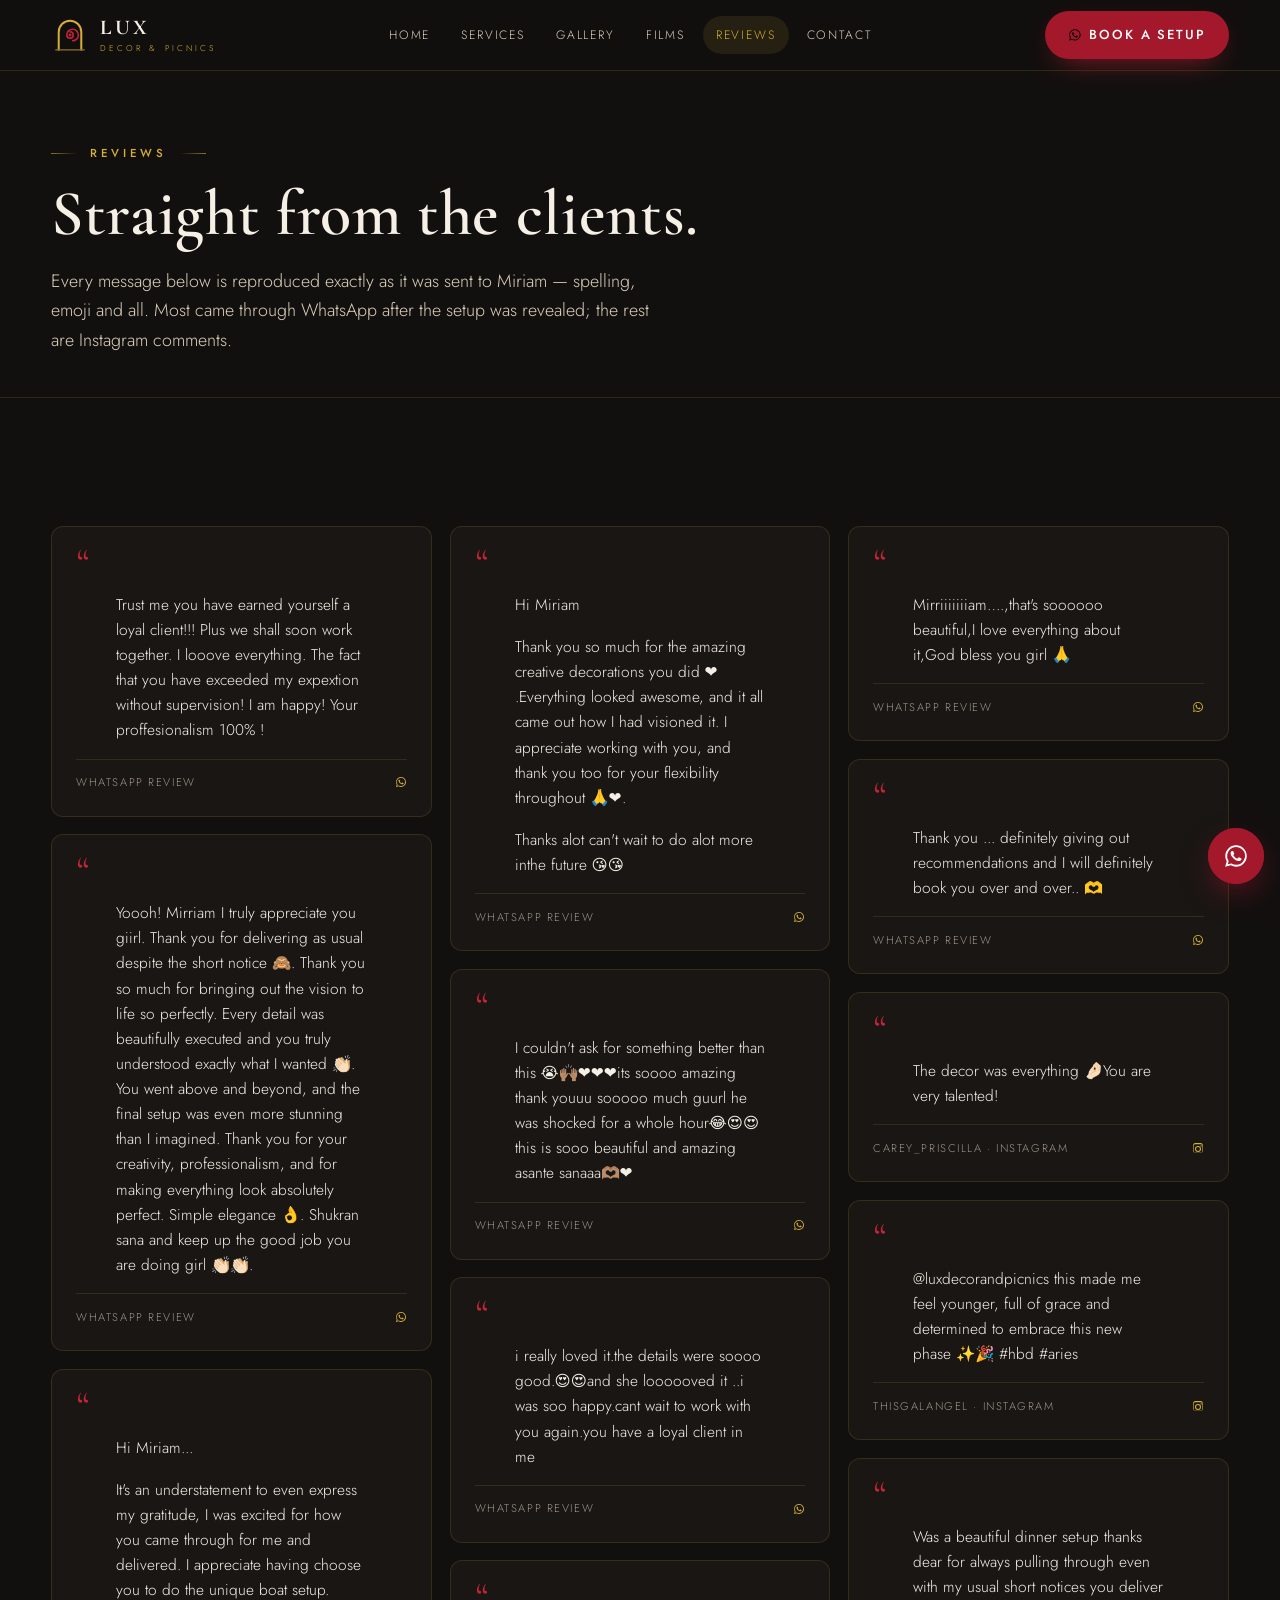
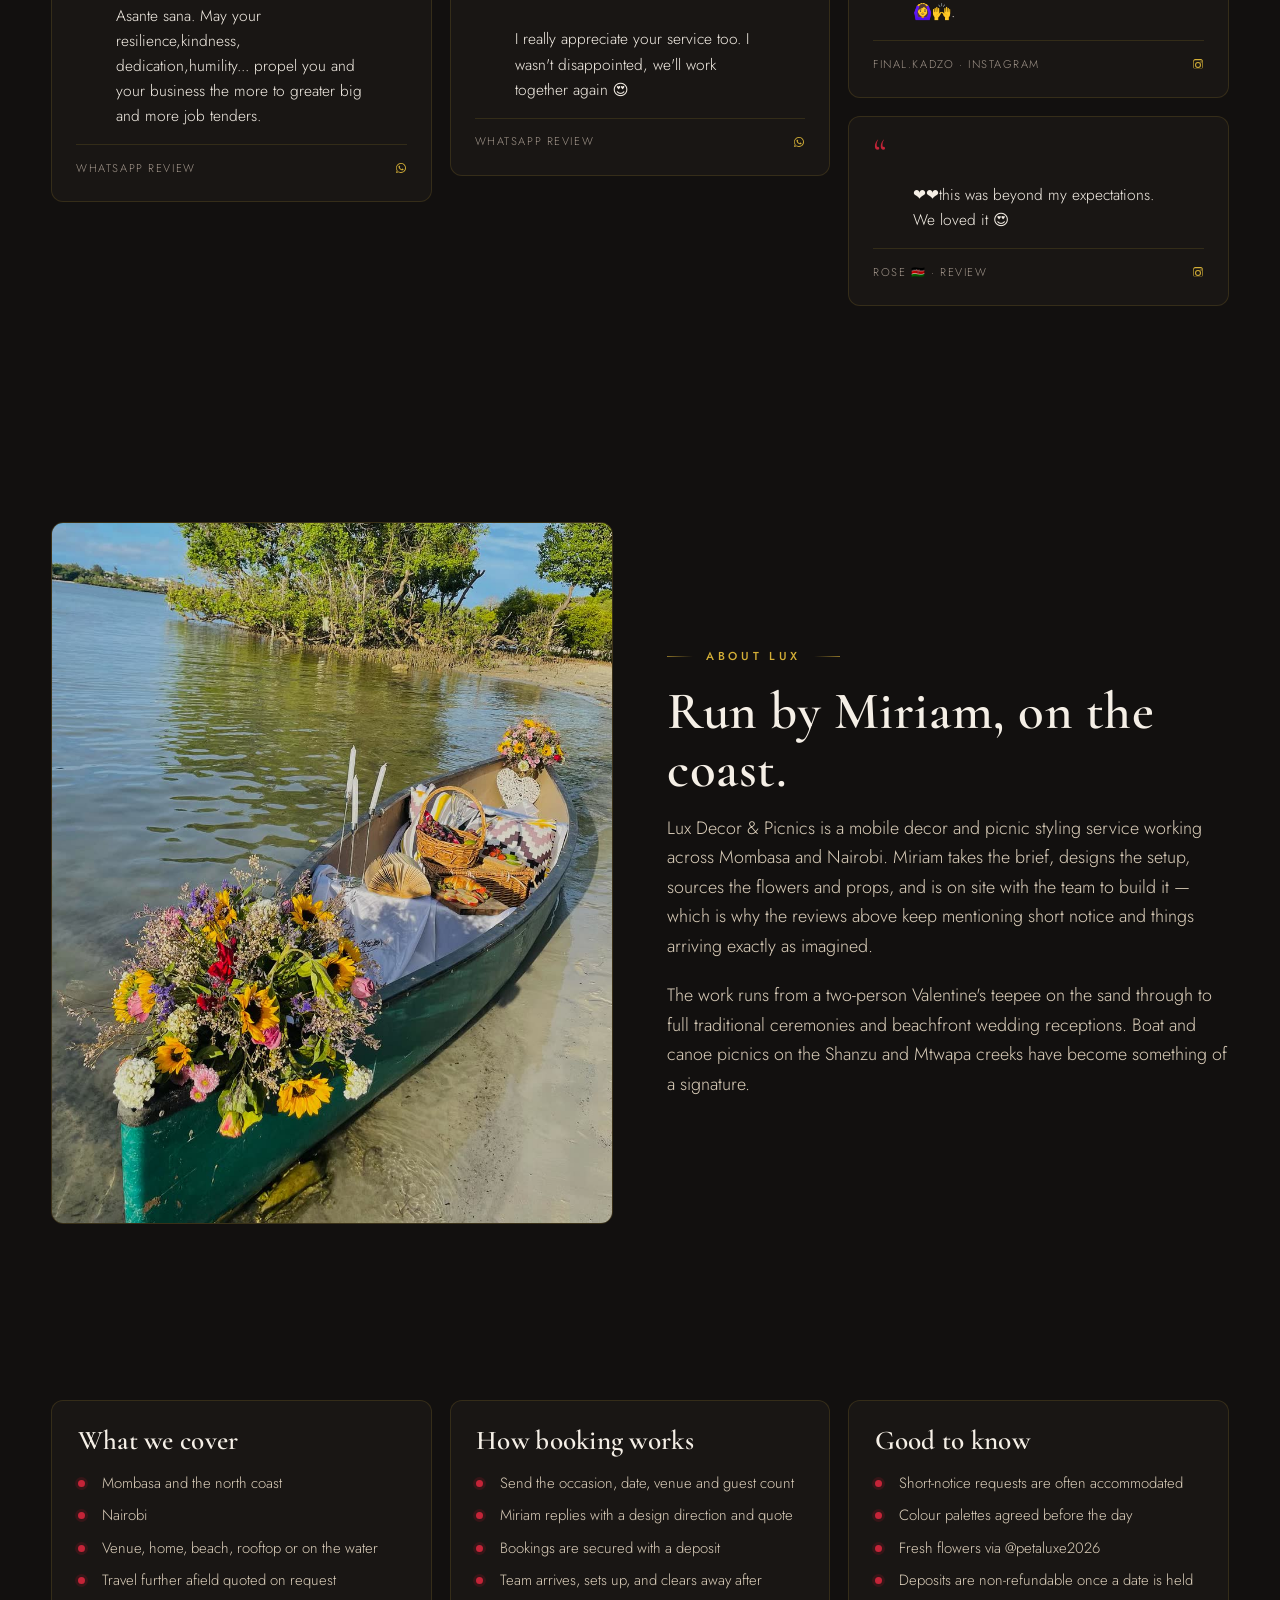
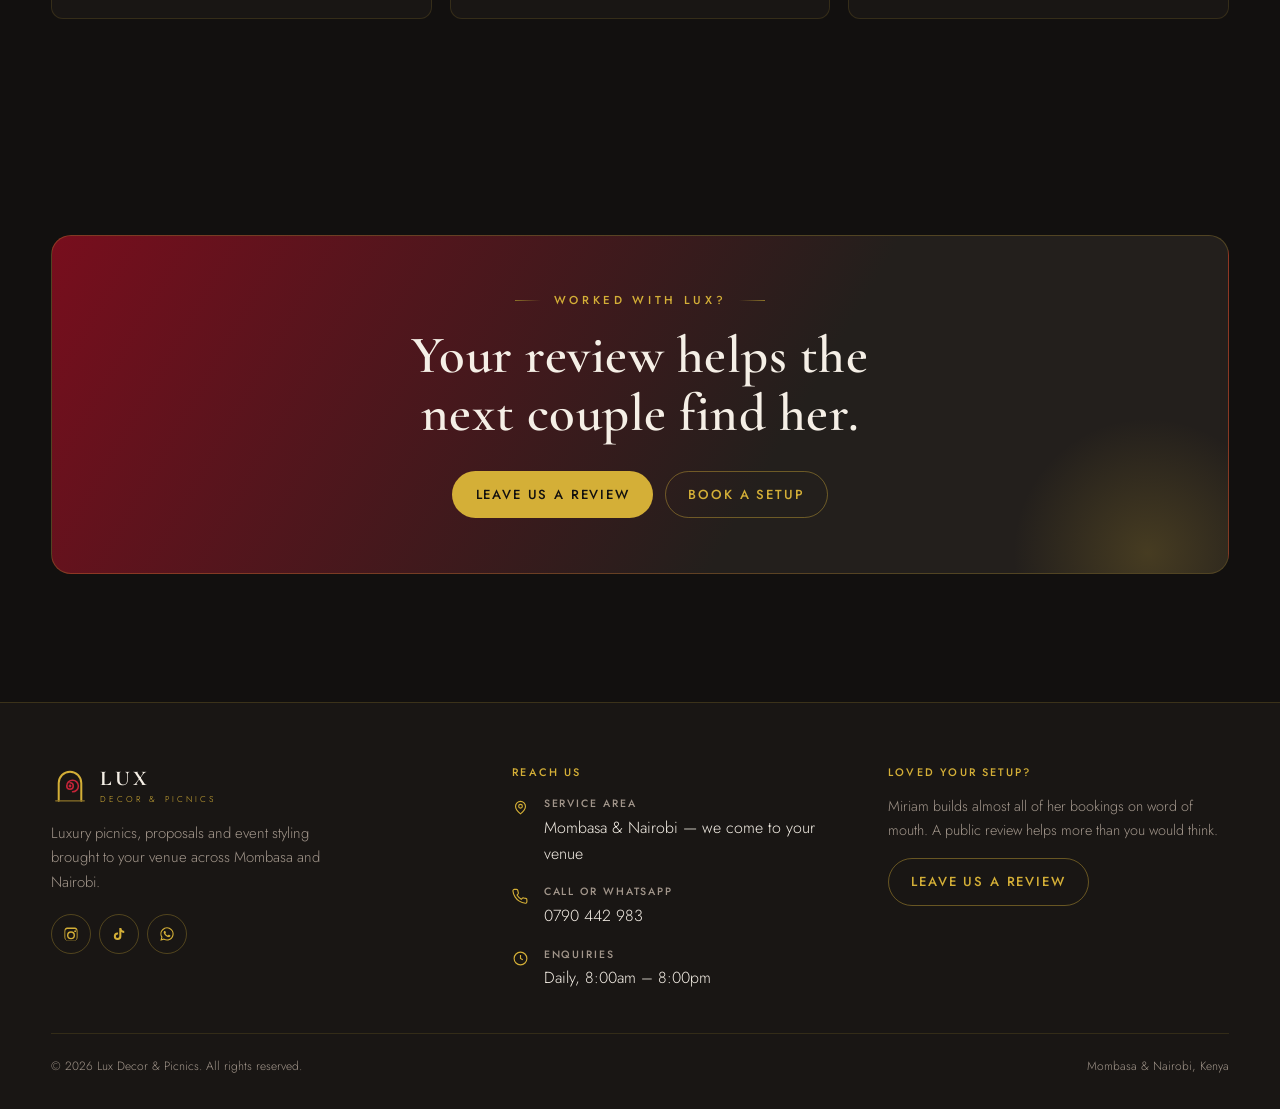
<file: reviews.html>
<!DOCTYPE html>
<html lang="en">
<head>
<meta charset="utf-8">
<meta name="viewport" content="width=device-width, initial-scale=1">
<title>Reviews &amp; About — Lux Decor &amp; Picnics</title>
<meta name="description" content="What clients say about Lux Decor &amp; Picnics, plus who runs it, where they work and how booking is handled.">
<link rel="canonical" href="https://ignatius-kimeu.github.io/storyfront-lux-decor-and-picnics/reviews.html">
<meta property="og:type" content="website">
<meta property="og:site_name" content="Lux Decor &amp; Picnics">
<meta property="og:title" content="Reviews &amp; About — Lux Decor &amp; Picnics">
<meta property="og:description" content="What clients say about Lux Decor &amp; Picnics, plus who runs it, where they work and how booking is handled.">
<meta property="og:url" content="https://ignatius-kimeu.github.io/storyfront-lux-decor-and-picnics/reviews.html">
<meta property="og:image" content="https://ignatius-kimeu.github.io/storyfront-lux-decor-and-picnics/og-image.jpg">
<meta property="og:image:width" content="1200">
<meta property="og:image:height" content="630">
<meta name="twitter:card" content="summary_large_image">
<meta name="twitter:title" content="Reviews &amp; About — Lux Decor &amp; Picnics">
<meta name="twitter:description" content="What clients say about Lux Decor &amp; Picnics, plus who runs it, where they work and how booking is handled.">
<meta name="twitter:image" content="https://ignatius-kimeu.github.io/storyfront-lux-decor-and-picnics/og-image.jpg">
<meta name="theme-color" content="#12100F">
<link rel="icon" href="favicon.svg" type="image/svg+xml">
<link rel="preconnect" href="https://fonts.googleapis.com">
<link rel="preconnect" href="https://fonts.gstatic.com" crossorigin>
<link href="https://fonts.googleapis.com/css2?family=Cormorant+Garamond:ital,wght@0,600;0,700;1,600&family=Jost:wght@300;400;500;600&display=swap" rel="stylesheet">
<link rel="stylesheet" href="styles.css">
</head>
<body>
<div class="splash" id="splash" aria-hidden="true"><div class="splash__in"><svg class="mark" viewBox="0 0 64 64" role="img" aria-label="Lux Decor and Picnics"><path class="mk-arch" d="M13 57V27a19 19 0 0 1 38 0v30"/><path class="mk-rose" d="M32 26.5a5.5 5.5 0 1 1-5.5 5.5"/><path class="mk-rose" d="M26.5 32a9.8 9.8 0 1 1 9.8 9.8"/><circle class="mk-dot" cx="32" cy="32" r="2.4"/><path class="mk-base" d="M8 57h48"/></svg><div class="splash__name">LUX</div></div></div>
<header class="hdr" id="hdr">
  <div class="hdr__in">
    <a class="lockup" href="index.html" aria-label="Lux Decor and Picnics — home">
      <svg class="mark" viewBox="0 0 64 64" role="img" aria-label="Lux Decor and Picnics"><path class="mk-arch" d="M13 57V27a19 19 0 0 1 38 0v30"/><path class="mk-rose" d="M32 26.5a5.5 5.5 0 1 1-5.5 5.5"/><path class="mk-rose" d="M26.5 32a9.8 9.8 0 1 1 9.8 9.8"/><circle class="mk-dot" cx="32" cy="32" r="2.4"/><path class="mk-base" d="M8 57h48"/></svg>
      <span class="lockup__txt"><span class="lockup__name">LUX</span><span class="lockup__sub">Decor &amp; Picnics</span></span>
    </a>
    <nav class="nav" aria-label="Primary"><a href="index.html">Home</a><a href="services.html">Services</a><a href="gallery.html">Gallery</a><a href="films.html">Films</a><a href="reviews.html" aria-current="page">Reviews</a><a href="contact.html">Contact</a></nav>
    <a class="btn btn--primary hdr__cta" href="https://wa.me/254790442983?text=Hi%20Lux%20Decor%20%26%20Picnics%2C%20I%20saw%20your%20website%20and%20I%20would%20like%20to%20ask%20about%20a%20setup." target="_blank" rel="noopener"><svg viewBox="0 0 24 24" aria-hidden="true"><path d="M12.04 2C6.58 2 2.13 6.45 2.13 11.91c0 1.75.46 3.45 1.32 4.95L2 22l5.25-1.38a9.9 9.9 0 0 0 4.79 1.22h.01c5.46 0 9.91-4.45 9.91-9.91S17.5 2 12.04 2zm0 18.15h-.01a8.2 8.2 0 0 1-4.19-1.15l-.3-.18-3.12.82.83-3.04-.2-.31a8.22 8.22 0 0 1 12.76-10.2 8.22 8.22 0 0 1-5.77 14.06zm4.52-6.16c-.25-.12-1.47-.72-1.69-.81-.23-.08-.39-.12-.56.13-.16.24-.64.8-.79.97-.14.16-.29.18-.54.06-.25-.12-1.05-.39-1.99-1.23-.74-.66-1.23-1.47-1.38-1.72-.14-.25-.01-.38.11-.5.11-.11.25-.29.37-.43.13-.15.17-.25.25-.41.08-.17.04-.31-.02-.43-.06-.12-.56-1.34-.76-1.84-.2-.48-.4-.41-.56-.42h-.47c-.17 0-.43.06-.66.31-.23.25-.86.85-.86 2.07 0 1.22.89 2.4 1.01 2.56.12.17 1.75 2.67 4.23 3.74.59.26 1.05.41 1.41.52.59.19 1.13.16 1.56.1.48-.07 1.47-.6 1.68-1.18.21-.58.21-1.07.14-1.18-.06-.11-.22-.17-.47-.29z"/></svg> Book a setup</a>
    <button class="burger" id="burger" aria-label="Menu" aria-expanded="false" aria-controls="drawer"><span></span></button>
  </div>
</header>
<div class="drawer" id="drawer">
  <a class="drawer__link" href="index.html">Home<span>01</span></a><a class="drawer__link" href="services.html">Services<span>02</span></a><a class="drawer__link" href="gallery.html">Gallery<span>03</span></a><a class="drawer__link" href="films.html">Films<span>04</span></a><a class="drawer__link" href="reviews.html" aria-current="page">Reviews<span>05</span></a><a class="drawer__link" href="contact.html">Contact<span>06</span></a>
  <div class="drawer__foot">
    <a class="btn btn--primary" href="https://wa.me/254790442983?text=Hi%20Lux%20Decor%20%26%20Picnics%2C%20I%20saw%20your%20website%20and%20I%20would%20like%20to%20ask%20about%20a%20setup." target="_blank" rel="noopener"><svg viewBox="0 0 24 24" aria-hidden="true"><path d="M12.04 2C6.58 2 2.13 6.45 2.13 11.91c0 1.75.46 3.45 1.32 4.95L2 22l5.25-1.38a9.9 9.9 0 0 0 4.79 1.22h.01c5.46 0 9.91-4.45 9.91-9.91S17.5 2 12.04 2zm0 18.15h-.01a8.2 8.2 0 0 1-4.19-1.15l-.3-.18-3.12.82.83-3.04-.2-.31a8.22 8.22 0 0 1 12.76-10.2 8.22 8.22 0 0 1-5.77 14.06zm4.52-6.16c-.25-.12-1.47-.72-1.69-.81-.23-.08-.39-.12-.56.13-.16.24-.64.8-.79.97-.14.16-.29.18-.54.06-.25-.12-1.05-.39-1.99-1.23-.74-.66-1.23-1.47-1.38-1.72-.14-.25-.01-.38.11-.5.11-.11.25-.29.37-.43.13-.15.17-.25.25-.41.08-.17.04-.31-.02-.43-.06-.12-.56-1.34-.76-1.84-.2-.48-.4-.41-.56-.42h-.47c-.17 0-.43.06-.66.31-.23.25-.86.85-.86 2.07 0 1.22.89 2.4 1.01 2.56.12.17 1.75 2.67 4.23 3.74.59.26 1.05.41 1.41.52.59.19 1.13.16 1.56.1.48-.07 1.47-.6 1.68-1.18.21-.58.21-1.07.14-1.18-.06-.11-.22-.17-.47-.29z"/></svg> WhatsApp us</a>
    <a class="btn btn--ghost" href="tel:+254790442983">Call 0790 442 983</a>
  </div>
</div>
<main>
<section class="pagehead">
  <div class="shell">
    <p class="eyebrow rv">Reviews</p>
    <h1 style="font-size:clamp(2.4rem,6.4vw,4rem)" class="rv">Straight from the clients.</h1>
    <p class="lede rv rv-d1" style="margin-top:1.1rem">Every message below is reproduced exactly as it was sent to Miriam &mdash; spelling, emoji and all. Most came through WhatsApp after the setup was revealed; the rest are Instagram comments.</p>
  </div>
</section>

<section class="section">
  <div class="shell"><div class="quotes"><figure class="quote rv"><span class="quote__mark">&ldquo;</span><blockquote><p>Trust me you have earned yourself a loyal client!!! Plus we shall soon work together. I looove everything. The fact that you have exceeded my expextion without supervision! I am happy! Your proffesionalism 100% !</p></blockquote><figcaption class="quote__by"><span>WhatsApp review</span><span class="quote__src"><svg viewBox="0 0 24 24" aria-hidden="true"><path d="M12.04 2C6.58 2 2.13 6.45 2.13 11.91c0 1.75.46 3.45 1.32 4.95L2 22l5.25-1.38a9.9 9.9 0 0 0 4.79 1.22h.01c5.46 0 9.91-4.45 9.91-9.91S17.5 2 12.04 2zm0 18.15h-.01a8.2 8.2 0 0 1-4.19-1.15l-.3-.18-3.12.82.83-3.04-.2-.31a8.22 8.22 0 0 1 12.76-10.2 8.22 8.22 0 0 1-5.77 14.06zm4.52-6.16c-.25-.12-1.47-.72-1.69-.81-.23-.08-.39-.12-.56.13-.16.24-.64.8-.79.97-.14.16-.29.18-.54.06-.25-.12-1.05-.39-1.99-1.23-.74-.66-1.23-1.47-1.38-1.72-.14-.25-.01-.38.11-.5.11-.11.25-.29.37-.43.13-.15.17-.25.25-.41.08-.17.04-.31-.02-.43-.06-.12-.56-1.34-.76-1.84-.2-.48-.4-.41-.56-.42h-.47c-.17 0-.43.06-.66.31-.23.25-.86.85-.86 2.07 0 1.22.89 2.4 1.01 2.56.12.17 1.75 2.67 4.23 3.74.59.26 1.05.41 1.41.52.59.19 1.13.16 1.56.1.48-.07 1.47-.6 1.68-1.18.21-.58.21-1.07.14-1.18-.06-.11-.22-.17-.47-.29z"/></svg></span></figcaption></figure><figure class="quote rv"><span class="quote__mark">&ldquo;</span><blockquote><p>Yoooh! Mirriam I truly appreciate you giirl. Thank you for delivering as usual despite the short notice 🙈. Thank you so much for bringing out the vision to life so perfectly. Every detail was beautifully executed and you truly understood exactly what I wanted 👏🏻. You went above and beyond, and the final setup was even more stunning than I imagined. Thank you for your creativity, professionalism, and for making everything look absolutely perfect. Simple elegance 👌. Shukran sana and keep up the good job you are doing girl 👏🏻👏🏻.</p></blockquote><figcaption class="quote__by"><span>WhatsApp review</span><span class="quote__src"><svg viewBox="0 0 24 24" aria-hidden="true"><path d="M12.04 2C6.58 2 2.13 6.45 2.13 11.91c0 1.75.46 3.45 1.32 4.95L2 22l5.25-1.38a9.9 9.9 0 0 0 4.79 1.22h.01c5.46 0 9.91-4.45 9.91-9.91S17.5 2 12.04 2zm0 18.15h-.01a8.2 8.2 0 0 1-4.19-1.15l-.3-.18-3.12.82.83-3.04-.2-.31a8.22 8.22 0 0 1 12.76-10.2 8.22 8.22 0 0 1-5.77 14.06zm4.52-6.16c-.25-.12-1.47-.72-1.69-.81-.23-.08-.39-.12-.56.13-.16.24-.64.8-.79.97-.14.16-.29.18-.54.06-.25-.12-1.05-.39-1.99-1.23-.74-.66-1.23-1.47-1.38-1.72-.14-.25-.01-.38.11-.5.11-.11.25-.29.37-.43.13-.15.17-.25.25-.41.08-.17.04-.31-.02-.43-.06-.12-.56-1.34-.76-1.84-.2-.48-.4-.41-.56-.42h-.47c-.17 0-.43.06-.66.31-.23.25-.86.85-.86 2.07 0 1.22.89 2.4 1.01 2.56.12.17 1.75 2.67 4.23 3.74.59.26 1.05.41 1.41.52.59.19 1.13.16 1.56.1.48-.07 1.47-.6 1.68-1.18.21-.58.21-1.07.14-1.18-.06-.11-.22-.17-.47-.29z"/></svg></span></figcaption></figure><figure class="quote rv"><span class="quote__mark">&ldquo;</span><blockquote><p>Hi Miriam...</p><p>It&#x27;s an understatement to even express my gratitude, I was excited for how you came through for me and delivered. I appreciate having choose you to do the unique boat setup. Asante sana. May your resilience,kindness, dedication,humility... propel you and your business the more to greater big and more job tenders.</p></blockquote><figcaption class="quote__by"><span>WhatsApp review</span><span class="quote__src"><svg viewBox="0 0 24 24" aria-hidden="true"><path d="M12.04 2C6.58 2 2.13 6.45 2.13 11.91c0 1.75.46 3.45 1.32 4.95L2 22l5.25-1.38a9.9 9.9 0 0 0 4.79 1.22h.01c5.46 0 9.91-4.45 9.91-9.91S17.5 2 12.04 2zm0 18.15h-.01a8.2 8.2 0 0 1-4.19-1.15l-.3-.18-3.12.82.83-3.04-.2-.31a8.22 8.22 0 0 1 12.76-10.2 8.22 8.22 0 0 1-5.77 14.06zm4.52-6.16c-.25-.12-1.47-.72-1.69-.81-.23-.08-.39-.12-.56.13-.16.24-.64.8-.79.97-.14.16-.29.18-.54.06-.25-.12-1.05-.39-1.99-1.23-.74-.66-1.23-1.47-1.38-1.72-.14-.25-.01-.38.11-.5.11-.11.25-.29.37-.43.13-.15.17-.25.25-.41.08-.17.04-.31-.02-.43-.06-.12-.56-1.34-.76-1.84-.2-.48-.4-.41-.56-.42h-.47c-.17 0-.43.06-.66.31-.23.25-.86.85-.86 2.07 0 1.22.89 2.4 1.01 2.56.12.17 1.75 2.67 4.23 3.74.59.26 1.05.41 1.41.52.59.19 1.13.16 1.56.1.48-.07 1.47-.6 1.68-1.18.21-.58.21-1.07.14-1.18-.06-.11-.22-.17-.47-.29z"/></svg></span></figcaption></figure><figure class="quote rv"><span class="quote__mark">&ldquo;</span><blockquote><p>Hi Miriam</p><p>Thank you so much for the amazing creative decorations you did ❤️ .Everything looked awesome, and it all came out how I had visioned it. I appreciate working with you, and thank you too for your flexibility throughout 🙏❤️.</p><p>Thanks alot can&#x27;t wait to do alot more inthe future 😘😘</p></blockquote><figcaption class="quote__by"><span>WhatsApp review</span><span class="quote__src"><svg viewBox="0 0 24 24" aria-hidden="true"><path d="M12.04 2C6.58 2 2.13 6.45 2.13 11.91c0 1.75.46 3.45 1.32 4.95L2 22l5.25-1.38a9.9 9.9 0 0 0 4.79 1.22h.01c5.46 0 9.91-4.45 9.91-9.91S17.5 2 12.04 2zm0 18.15h-.01a8.2 8.2 0 0 1-4.19-1.15l-.3-.18-3.12.82.83-3.04-.2-.31a8.22 8.22 0 0 1 12.76-10.2 8.22 8.22 0 0 1-5.77 14.06zm4.52-6.16c-.25-.12-1.47-.72-1.69-.81-.23-.08-.39-.12-.56.13-.16.24-.64.8-.79.97-.14.16-.29.18-.54.06-.25-.12-1.05-.39-1.99-1.23-.74-.66-1.23-1.47-1.38-1.72-.14-.25-.01-.38.11-.5.11-.11.25-.29.37-.43.13-.15.17-.25.25-.41.08-.17.04-.31-.02-.43-.06-.12-.56-1.34-.76-1.84-.2-.48-.4-.41-.56-.42h-.47c-.17 0-.43.06-.66.31-.23.25-.86.85-.86 2.07 0 1.22.89 2.4 1.01 2.56.12.17 1.75 2.67 4.23 3.74.59.26 1.05.41 1.41.52.59.19 1.13.16 1.56.1.48-.07 1.47-.6 1.68-1.18.21-.58.21-1.07.14-1.18-.06-.11-.22-.17-.47-.29z"/></svg></span></figcaption></figure><figure class="quote rv"><span class="quote__mark">&ldquo;</span><blockquote><p>I couldn&#x27;t ask for something better than this 😭🙌🏽❤️❤️❤️its soooo amazing thank youuu sooooo much guurl he was shocked for a whole hour😂😍😍this is sooo beautiful and amazing asante sanaaa🫶🏽❤️</p></blockquote><figcaption class="quote__by"><span>WhatsApp review</span><span class="quote__src"><svg viewBox="0 0 24 24" aria-hidden="true"><path d="M12.04 2C6.58 2 2.13 6.45 2.13 11.91c0 1.75.46 3.45 1.32 4.95L2 22l5.25-1.38a9.9 9.9 0 0 0 4.79 1.22h.01c5.46 0 9.91-4.45 9.91-9.91S17.5 2 12.04 2zm0 18.15h-.01a8.2 8.2 0 0 1-4.19-1.15l-.3-.18-3.12.82.83-3.04-.2-.31a8.22 8.22 0 0 1 12.76-10.2 8.22 8.22 0 0 1-5.77 14.06zm4.52-6.16c-.25-.12-1.47-.72-1.69-.81-.23-.08-.39-.12-.56.13-.16.24-.64.8-.79.97-.14.16-.29.18-.54.06-.25-.12-1.05-.39-1.99-1.23-.74-.66-1.23-1.47-1.38-1.72-.14-.25-.01-.38.11-.5.11-.11.25-.29.37-.43.13-.15.17-.25.25-.41.08-.17.04-.31-.02-.43-.06-.12-.56-1.34-.76-1.84-.2-.48-.4-.41-.56-.42h-.47c-.17 0-.43.06-.66.31-.23.25-.86.85-.86 2.07 0 1.22.89 2.4 1.01 2.56.12.17 1.75 2.67 4.23 3.74.59.26 1.05.41 1.41.52.59.19 1.13.16 1.56.1.48-.07 1.47-.6 1.68-1.18.21-.58.21-1.07.14-1.18-.06-.11-.22-.17-.47-.29z"/></svg></span></figcaption></figure><figure class="quote rv"><span class="quote__mark">&ldquo;</span><blockquote><p>i really loved it.the details were soooo good.😍😍and she loooooved it ..i was soo happy.cant wait to work with you again.you have a loyal client in me</p></blockquote><figcaption class="quote__by"><span>WhatsApp review</span><span class="quote__src"><svg viewBox="0 0 24 24" aria-hidden="true"><path d="M12.04 2C6.58 2 2.13 6.45 2.13 11.91c0 1.75.46 3.45 1.32 4.95L2 22l5.25-1.38a9.9 9.9 0 0 0 4.79 1.22h.01c5.46 0 9.91-4.45 9.91-9.91S17.5 2 12.04 2zm0 18.15h-.01a8.2 8.2 0 0 1-4.19-1.15l-.3-.18-3.12.82.83-3.04-.2-.31a8.22 8.22 0 0 1 12.76-10.2 8.22 8.22 0 0 1-5.77 14.06zm4.52-6.16c-.25-.12-1.47-.72-1.69-.81-.23-.08-.39-.12-.56.13-.16.24-.64.8-.79.97-.14.16-.29.18-.54.06-.25-.12-1.05-.39-1.99-1.23-.74-.66-1.23-1.47-1.38-1.72-.14-.25-.01-.38.11-.5.11-.11.25-.29.37-.43.13-.15.17-.25.25-.41.08-.17.04-.31-.02-.43-.06-.12-.56-1.34-.76-1.84-.2-.48-.4-.41-.56-.42h-.47c-.17 0-.43.06-.66.31-.23.25-.86.85-.86 2.07 0 1.22.89 2.4 1.01 2.56.12.17 1.75 2.67 4.23 3.74.59.26 1.05.41 1.41.52.59.19 1.13.16 1.56.1.48-.07 1.47-.6 1.68-1.18.21-.58.21-1.07.14-1.18-.06-.11-.22-.17-.47-.29z"/></svg></span></figcaption></figure><figure class="quote rv"><span class="quote__mark">&ldquo;</span><blockquote><p>I really appreciate your service too. I wasn&#x27;t disappointed, we&#x27;ll work together again 😍</p></blockquote><figcaption class="quote__by"><span>WhatsApp review</span><span class="quote__src"><svg viewBox="0 0 24 24" aria-hidden="true"><path d="M12.04 2C6.58 2 2.13 6.45 2.13 11.91c0 1.75.46 3.45 1.32 4.95L2 22l5.25-1.38a9.9 9.9 0 0 0 4.79 1.22h.01c5.46 0 9.91-4.45 9.91-9.91S17.5 2 12.04 2zm0 18.15h-.01a8.2 8.2 0 0 1-4.19-1.15l-.3-.18-3.12.82.83-3.04-.2-.31a8.22 8.22 0 0 1 12.76-10.2 8.22 8.22 0 0 1-5.77 14.06zm4.52-6.16c-.25-.12-1.47-.72-1.69-.81-.23-.08-.39-.12-.56.13-.16.24-.64.8-.79.97-.14.16-.29.18-.54.06-.25-.12-1.05-.39-1.99-1.23-.74-.66-1.23-1.47-1.38-1.72-.14-.25-.01-.38.11-.5.11-.11.25-.29.37-.43.13-.15.17-.25.25-.41.08-.17.04-.31-.02-.43-.06-.12-.56-1.34-.76-1.84-.2-.48-.4-.41-.56-.42h-.47c-.17 0-.43.06-.66.31-.23.25-.86.85-.86 2.07 0 1.22.89 2.4 1.01 2.56.12.17 1.75 2.67 4.23 3.74.59.26 1.05.41 1.41.52.59.19 1.13.16 1.56.1.48-.07 1.47-.6 1.68-1.18.21-.58.21-1.07.14-1.18-.06-.11-.22-.17-.47-.29z"/></svg></span></figcaption></figure><figure class="quote rv"><span class="quote__mark">&ldquo;</span><blockquote><p>Mirriiiiiiiam….,that&#x27;s soooooo beautiful,I love everything about it,God bless you girl 🙏</p></blockquote><figcaption class="quote__by"><span>WhatsApp review</span><span class="quote__src"><svg viewBox="0 0 24 24" aria-hidden="true"><path d="M12.04 2C6.58 2 2.13 6.45 2.13 11.91c0 1.75.46 3.45 1.32 4.95L2 22l5.25-1.38a9.9 9.9 0 0 0 4.79 1.22h.01c5.46 0 9.91-4.45 9.91-9.91S17.5 2 12.04 2zm0 18.15h-.01a8.2 8.2 0 0 1-4.19-1.15l-.3-.18-3.12.82.83-3.04-.2-.31a8.22 8.22 0 0 1 12.76-10.2 8.22 8.22 0 0 1-5.77 14.06zm4.52-6.16c-.25-.12-1.47-.72-1.69-.81-.23-.08-.39-.12-.56.13-.16.24-.64.8-.79.97-.14.16-.29.18-.54.06-.25-.12-1.05-.39-1.99-1.23-.74-.66-1.23-1.47-1.38-1.72-.14-.25-.01-.38.11-.5.11-.11.25-.29.37-.43.13-.15.17-.25.25-.41.08-.17.04-.31-.02-.43-.06-.12-.56-1.34-.76-1.84-.2-.48-.4-.41-.56-.42h-.47c-.17 0-.43.06-.66.31-.23.25-.86.85-.86 2.07 0 1.22.89 2.4 1.01 2.56.12.17 1.75 2.67 4.23 3.74.59.26 1.05.41 1.41.52.59.19 1.13.16 1.56.1.48-.07 1.47-.6 1.68-1.18.21-.58.21-1.07.14-1.18-.06-.11-.22-.17-.47-.29z"/></svg></span></figcaption></figure><figure class="quote rv"><span class="quote__mark">&ldquo;</span><blockquote><p>Thank you ... definitely giving out recommendations and I will definitely book you over and over.. 🫶</p></blockquote><figcaption class="quote__by"><span>WhatsApp review</span><span class="quote__src"><svg viewBox="0 0 24 24" aria-hidden="true"><path d="M12.04 2C6.58 2 2.13 6.45 2.13 11.91c0 1.75.46 3.45 1.32 4.95L2 22l5.25-1.38a9.9 9.9 0 0 0 4.79 1.22h.01c5.46 0 9.91-4.45 9.91-9.91S17.5 2 12.04 2zm0 18.15h-.01a8.2 8.2 0 0 1-4.19-1.15l-.3-.18-3.12.82.83-3.04-.2-.31a8.22 8.22 0 0 1 12.76-10.2 8.22 8.22 0 0 1-5.77 14.06zm4.52-6.16c-.25-.12-1.47-.72-1.69-.81-.23-.08-.39-.12-.56.13-.16.24-.64.8-.79.97-.14.16-.29.18-.54.06-.25-.12-1.05-.39-1.99-1.23-.74-.66-1.23-1.47-1.38-1.72-.14-.25-.01-.38.11-.5.11-.11.25-.29.37-.43.13-.15.17-.25.25-.41.08-.17.04-.31-.02-.43-.06-.12-.56-1.34-.76-1.84-.2-.48-.4-.41-.56-.42h-.47c-.17 0-.43.06-.66.31-.23.25-.86.85-.86 2.07 0 1.22.89 2.4 1.01 2.56.12.17 1.75 2.67 4.23 3.74.59.26 1.05.41 1.41.52.59.19 1.13.16 1.56.1.48-.07 1.47-.6 1.68-1.18.21-.58.21-1.07.14-1.18-.06-.11-.22-.17-.47-.29z"/></svg></span></figcaption></figure><figure class="quote rv"><span class="quote__mark">&ldquo;</span><blockquote><p>The decor was everything 🤌🏻You are very talented!</p></blockquote><figcaption class="quote__by"><span>carey_priscilla · Instagram</span><span class="quote__src"><svg viewBox="0 0 24 24" aria-hidden="true"><path d="M12 2.16c3.2 0 3.58.01 4.85.07 1.17.05 1.8.25 2.23.41.56.22.96.48 1.38.9.42.42.68.82.9 1.38.16.42.36 1.06.41 2.23.06 1.27.07 1.65.07 4.85s-.01 3.58-.07 4.85c-.05 1.17-.25 1.8-.41 2.23-.22.56-.48.96-.9 1.38-.42.42-.82.68-1.38.9-.42.16-1.06.36-2.23.41-1.27.06-1.65.07-4.85.07s-3.58-.01-4.85-.07c-1.17-.05-1.8-.25-2.23-.41-.56-.22-.96-.48-1.38-.9-.42-.42-.68-.82-.9-1.38-.16-.42-.36-1.06-.41-2.23C2.17 15.58 2.16 15.2 2.16 12s.01-3.58.07-4.85c.05-1.17.25-1.8.41-2.23.22-.56.48-.96.9-1.38.42-.42.82-.68 1.38-.9.42-.16 1.06-.36 2.23-.41C8.42 2.17 8.8 2.16 12 2.16zm0 2.16c-3.14 0-3.51.01-4.75.07-.9.04-1.39.19-1.71.32-.43.17-.74.37-1.06.69-.32.32-.52.63-.69 1.06-.13.32-.28.81-.32 1.71-.06 1.24-.07 1.61-.07 4.75s.01 3.51.07 4.75c.4.9.19 1.39.32 1.71.17.43.37.74.69 1.06.32.32.63.52 1.06.69.32.13.81.28 1.71.32 1.24.06 1.61.07 4.75.07s3.51-.01 4.75-.07c.9-.04 1.39-.19 1.71-.32.43-.17.74-.37 1.06-.69.32-.32.52-.63.69-1.06.13-.32.28-.81.32-1.71.06-1.24.07-1.61.07-4.75s-.01-3.51-.07-4.75c-.04-.9-.19-1.39-.32-1.71a2.86 2.86 0 0 0-.69-1.06 2.86 2.86 0 0 0-1.06-.69c-.32-.13-.81-.28-1.71-.32-1.24-.06-1.61-.07-4.75-.07zm0 3.68a5.999 5.999 0 1 1 0 12 5.999 5.999 0 0 1 0-12zm0 9.89a3.89 3.89 0 1 0 0-7.78 3.89 3.89 0 0 0 0 7.78zm7.64-10.13a1.4 1.4 0 1 1-2.8 0 1.4 1.4 0 0 1 2.8 0z"/></svg></span></figcaption></figure><figure class="quote rv"><span class="quote__mark">&ldquo;</span><blockquote><p>@luxdecorandpicnics this made me feel younger, full of grace and determined to embrace this new phase ✨🎉 #hbd #aries</p></blockquote><figcaption class="quote__by"><span>thisgalangel · Instagram</span><span class="quote__src"><svg viewBox="0 0 24 24" aria-hidden="true"><path d="M12 2.16c3.2 0 3.58.01 4.85.07 1.17.05 1.8.25 2.23.41.56.22.96.48 1.38.9.42.42.68.82.9 1.38.16.42.36 1.06.41 2.23.06 1.27.07 1.65.07 4.85s-.01 3.58-.07 4.85c-.05 1.17-.25 1.8-.41 2.23-.22.56-.48.96-.9 1.38-.42.42-.82.68-1.38.9-.42.16-1.06.36-2.23.41-1.27.06-1.65.07-4.85.07s-3.58-.01-4.85-.07c-1.17-.05-1.8-.25-2.23-.41-.56-.22-.96-.48-1.38-.9-.42-.42-.68-.82-.9-1.38-.16-.42-.36-1.06-.41-2.23C2.17 15.58 2.16 15.2 2.16 12s.01-3.58.07-4.85c.05-1.17.25-1.8.41-2.23.22-.56.48-.96.9-1.38.42-.42.82-.68 1.38-.9.42-.16 1.06-.36 2.23-.41C8.42 2.17 8.8 2.16 12 2.16zm0 2.16c-3.14 0-3.51.01-4.75.07-.9.04-1.39.19-1.71.32-.43.17-.74.37-1.06.69-.32.32-.52.63-.69 1.06-.13.32-.28.81-.32 1.71-.06 1.24-.07 1.61-.07 4.75s.01 3.51.07 4.75c.4.9.19 1.39.32 1.71.17.43.37.74.69 1.06.32.32.63.52 1.06.69.32.13.81.28 1.71.32 1.24.06 1.61.07 4.75.07s3.51-.01 4.75-.07c.9-.04 1.39-.19 1.71-.32.43-.17.74-.37 1.06-.69.32-.32.52-.63.69-1.06.13-.32.28-.81.32-1.71.06-1.24.07-1.61.07-4.75s-.01-3.51-.07-4.75c-.04-.9-.19-1.39-.32-1.71a2.86 2.86 0 0 0-.69-1.06 2.86 2.86 0 0 0-1.06-.69c-.32-.13-.81-.28-1.71-.32-1.24-.06-1.61-.07-4.75-.07zm0 3.68a5.999 5.999 0 1 1 0 12 5.999 5.999 0 0 1 0-12zm0 9.89a3.89 3.89 0 1 0 0-7.78 3.89 3.89 0 0 0 0 7.78zm7.64-10.13a1.4 1.4 0 1 1-2.8 0 1.4 1.4 0 0 1 2.8 0z"/></svg></span></figcaption></figure><figure class="quote rv"><span class="quote__mark">&ldquo;</span><blockquote><p>Was a beautiful dinner set-up thanks dear for always pulling through even with my usual short notices you deliver🙆‍♀️🙌.</p></blockquote><figcaption class="quote__by"><span>final.kadzo · Instagram</span><span class="quote__src"><svg viewBox="0 0 24 24" aria-hidden="true"><path d="M12 2.16c3.2 0 3.58.01 4.85.07 1.17.05 1.8.25 2.23.41.56.22.96.48 1.38.9.42.42.68.82.9 1.38.16.42.36 1.06.41 2.23.06 1.27.07 1.65.07 4.85s-.01 3.58-.07 4.85c-.05 1.17-.25 1.8-.41 2.23-.22.56-.48.96-.9 1.38-.42.42-.82.68-1.38.9-.42.16-1.06.36-2.23.41-1.27.06-1.65.07-4.85.07s-3.58-.01-4.85-.07c-1.17-.05-1.8-.25-2.23-.41-.56-.22-.96-.48-1.38-.9-.42-.42-.68-.82-.9-1.38-.16-.42-.36-1.06-.41-2.23C2.17 15.58 2.16 15.2 2.16 12s.01-3.58.07-4.85c.05-1.17.25-1.8.41-2.23.22-.56.48-.96.9-1.38.42-.42.82-.68 1.38-.9.42-.16 1.06-.36 2.23-.41C8.42 2.17 8.8 2.16 12 2.16zm0 2.16c-3.14 0-3.51.01-4.75.07-.9.04-1.39.19-1.71.32-.43.17-.74.37-1.06.69-.32.32-.52.63-.69 1.06-.13.32-.28.81-.32 1.71-.06 1.24-.07 1.61-.07 4.75s.01 3.51.07 4.75c.4.9.19 1.39.32 1.71.17.43.37.74.69 1.06.32.32.63.52 1.06.69.32.13.81.28 1.71.32 1.24.06 1.61.07 4.75.07s3.51-.01 4.75-.07c.9-.04 1.39-.19 1.71-.32.43-.17.74-.37 1.06-.69.32-.32.52-.63.69-1.06.13-.32.28-.81.32-1.71.06-1.24.07-1.61.07-4.75s-.01-3.51-.07-4.75c-.04-.9-.19-1.39-.32-1.71a2.86 2.86 0 0 0-.69-1.06 2.86 2.86 0 0 0-1.06-.69c-.32-.13-.81-.28-1.71-.32-1.24-.06-1.61-.07-4.75-.07zm0 3.68a5.999 5.999 0 1 1 0 12 5.999 5.999 0 0 1 0-12zm0 9.89a3.89 3.89 0 1 0 0-7.78 3.89 3.89 0 0 0 0 7.78zm7.64-10.13a1.4 1.4 0 1 1-2.8 0 1.4 1.4 0 0 1 2.8 0z"/></svg></span></figcaption></figure><figure class="quote rv"><span class="quote__mark">&ldquo;</span><blockquote><p>❤️❤️this was beyond my expectations. We loved it 😍</p></blockquote><figcaption class="quote__by"><span>Rose 🇰🇪 · review</span><span class="quote__src"><svg viewBox="0 0 24 24" aria-hidden="true"><path d="M12 2.16c3.2 0 3.58.01 4.85.07 1.17.05 1.8.25 2.23.41.56.22.96.48 1.38.9.42.42.68.82.9 1.38.16.42.36 1.06.41 2.23.06 1.27.07 1.65.07 4.85s-.01 3.58-.07 4.85c-.05 1.17-.25 1.8-.41 2.23-.22.56-.48.96-.9 1.38-.42.42-.82.68-1.38.9-.42.16-1.06.36-2.23.41-1.27.06-1.65.07-4.85.07s-3.58-.01-4.85-.07c-1.17-.05-1.8-.25-2.23-.41-.56-.22-.96-.48-1.38-.9-.42-.42-.68-.82-.9-1.38-.16-.42-.36-1.06-.41-2.23C2.17 15.58 2.16 15.2 2.16 12s.01-3.58.07-4.85c.05-1.17.25-1.8.41-2.23.22-.56.48-.96.9-1.38.42-.42.82-.68 1.38-.9.42-.16 1.06-.36 2.23-.41C8.42 2.17 8.8 2.16 12 2.16zm0 2.16c-3.14 0-3.51.01-4.75.07-.9.04-1.39.19-1.71.32-.43.17-.74.37-1.06.69-.32.32-.52.63-.69 1.06-.13.32-.28.81-.32 1.71-.06 1.24-.07 1.61-.07 4.75s.01 3.51.07 4.75c.4.9.19 1.39.32 1.71.17.43.37.74.69 1.06.32.32.63.52 1.06.69.32.13.81.28 1.71.32 1.24.06 1.61.07 4.75.07s3.51-.01 4.75-.07c.9-.04 1.39-.19 1.71-.32.43-.17.74-.37 1.06-.69.32-.32.52-.63.69-1.06.13-.32.28-.81.32-1.71.06-1.24.07-1.61.07-4.75s-.01-3.51-.07-4.75c-.04-.9-.19-1.39-.32-1.71a2.86 2.86 0 0 0-.69-1.06 2.86 2.86 0 0 0-1.06-.69c-.32-.13-.81-.28-1.71-.32-1.24-.06-1.61-.07-4.75-.07zm0 3.68a5.999 5.999 0 1 1 0 12 5.999 5.999 0 0 1 0-12zm0 9.89a3.89 3.89 0 1 0 0-7.78 3.89 3.89 0 0 0 0 7.78zm7.64-10.13a1.4 1.4 0 1 1-2.8 0 1.4 1.4 0 0 1 2.8 0z"/></svg></span></figcaption></figure></div></div>
</section>

<section class="section--tight">
  <div class="shell">
    <div class="split">
      <div class="frame rv"><img src="images/boat-picnic-sunflowers.jpg" alt="A canoe picnic on the creek with sunflowers spilling over the bow" loading="lazy" width="1200" height="1200"></div>
      <div class="rv rv-d1">
        <p class="eyebrow">About Lux</p>
        <h2>Run by Miriam, on the coast.</h2>
        <p class="lede" style="margin-top:1rem">Lux Decor &amp; Picnics is a mobile decor and picnic styling service working across Mombasa and Nairobi. Miriam takes the brief, designs the setup, sources the flowers and props, and is on site with the team to build it &mdash; which is why the reviews above keep mentioning short notice and things arriving exactly as imagined.</p>
        <p class="lede">The work runs from a two-person Valentine's teepee on the sand through to full traditional ceremonies and beachfront wedding receptions. Boat and canoe picnics on the Shanzu and Mtwapa creeks have become something of a signature.</p>
      </div>
    </div>
  </div>
</section>

<section class="section--tight">
  <div class="shell">
    <div class="grid grid--3">
      <article class="card rv"><h3>What we cover</h3>
        <ul class="tickset">
          <li>Mombasa and the north coast</li>
          <li>Nairobi</li>
          <li>Venue, home, beach, rooftop or on the water</li>
          <li>Travel further afield quoted on request</li>
        </ul></article>
      <article class="card rv rv-d1"><h3>How booking works</h3>
        <ul class="tickset">
          <li>Send the occasion, date, venue and guest count</li>
          <li>Miriam replies with a design direction and quote</li>
          <li>Bookings are secured with a deposit</li>
          <li>Team arrives, sets up, and clears away after</li>
        </ul></article>
      <article class="card rv rv-d2"><h3>Good to know</h3>
        <ul class="tickset">
          <li>Short-notice requests are often accommodated</li>
          <li>Colour palettes agreed before the day</li>
          <li>Fresh flowers via @petaluxe2026</li>
          <li>Deposits are non-refundable once a date is held</li>
        </ul></article>
    </div>
  </div>
</section>

<section class="section">
  <div class="shell">
    <div class="band rv center">
      <p class="eyebrow">Worked with Lux?</p>
      <h2 style="max-width:22ch;margin-inline:auto">Your review helps the next couple find her.</h2>
      <div class="btn-row" style="margin-top:1.8rem">
        <a class="btn btn--gold" href="https://www.instagram.com/luxdecorandpicnics/" target="_blank" rel="noopener">Leave us a review</a>
        <a class="btn btn--ghost" href="contact.html#book">Book a setup</a>
      </div>
    </div>
  </div>
</section>
</main>
<footer class="ftr">
  <div class="shell">
    <div class="ftr__top">
      <div>
        <a class="lockup" href="index.html" aria-label="Lux Decor and Picnics — home">
          <svg class="mark" viewBox="0 0 64 64" role="img" aria-label="Lux Decor and Picnics"><path class="mk-arch" d="M13 57V27a19 19 0 0 1 38 0v30"/><path class="mk-rose" d="M32 26.5a5.5 5.5 0 1 1-5.5 5.5"/><path class="mk-rose" d="M26.5 32a9.8 9.8 0 1 1 9.8 9.8"/><circle class="mk-dot" cx="32" cy="32" r="2.4"/><path class="mk-base" d="M8 57h48"/></svg>
          <span class="lockup__txt"><span class="lockup__name">LUX</span><span class="lockup__sub">Decor &amp; Picnics</span></span>
        </a>
        <p class="ftr__tag">Luxury picnics, proposals and event styling brought to your venue across Mombasa and Nairobi.</p>
        <div class="socials">
          <a href="https://www.instagram.com/luxdecorandpicnics/" target="_blank" rel="noopener" aria-label="Instagram"><svg viewBox="0 0 24 24" aria-hidden="true"><path d="M12 2.16c3.2 0 3.58.01 4.85.07 1.17.05 1.8.25 2.23.41.56.22.96.48 1.38.9.42.42.68.82.9 1.38.16.42.36 1.06.41 2.23.06 1.27.07 1.65.07 4.85s-.01 3.58-.07 4.85c-.05 1.17-.25 1.8-.41 2.23-.22.56-.48.96-.9 1.38-.42.42-.82.68-1.38.9-.42.16-1.06.36-2.23.41-1.27.06-1.65.07-4.85.07s-3.58-.01-4.85-.07c-1.17-.05-1.8-.25-2.23-.41-.56-.22-.96-.48-1.38-.9-.42-.42-.68-.82-.9-1.38-.16-.42-.36-1.06-.41-2.23C2.17 15.58 2.16 15.2 2.16 12s.01-3.58.07-4.85c.05-1.17.25-1.8.41-2.23.22-.56.48-.96.9-1.38.42-.42.82-.68 1.38-.9.42-.16 1.06-.36 2.23-.41C8.42 2.17 8.8 2.16 12 2.16zm0 2.16c-3.14 0-3.51.01-4.75.07-.9.04-1.39.19-1.71.32-.43.17-.74.37-1.06.69-.32.32-.52.63-.69 1.06-.13.32-.28.81-.32 1.71-.06 1.24-.07 1.61-.07 4.75s.01 3.51.07 4.75c.4.9.19 1.39.32 1.71.17.43.37.74.69 1.06.32.32.63.52 1.06.69.32.13.81.28 1.71.32 1.24.06 1.61.07 4.75.07s3.51-.01 4.75-.07c.9-.04 1.39-.19 1.71-.32.43-.17.74-.37 1.06-.69.32-.32.52-.63.69-1.06.13-.32.28-.81.32-1.71.06-1.24.07-1.61.07-4.75s-.01-3.51-.07-4.75c-.04-.9-.19-1.39-.32-1.71a2.86 2.86 0 0 0-.69-1.06 2.86 2.86 0 0 0-1.06-.69c-.32-.13-.81-.28-1.71-.32-1.24-.06-1.61-.07-4.75-.07zm0 3.68a5.999 5.999 0 1 1 0 12 5.999 5.999 0 0 1 0-12zm0 9.89a3.89 3.89 0 1 0 0-7.78 3.89 3.89 0 0 0 0 7.78zm7.64-10.13a1.4 1.4 0 1 1-2.8 0 1.4 1.4 0 0 1 2.8 0z"/></svg></a>
          <a href="https://www.tiktok.com/@luxdecorandpicnics" target="_blank" rel="noopener" aria-label="TikTok"><svg viewBox="0 0 24 24" aria-hidden="true"><path d="M16.6 5.82A4.28 4.28 0 0 1 15.54 3h-3.09v12.4a2.59 2.59 0 0 1-2.59 2.5 2.59 2.59 0 1 1 .77-5.06V9.68a5.67 5.67 0 0 0-.77-.05A5.66 5.66 0 1 0 15.54 15.3V8.99a7.34 7.34 0 0 0 4.29 1.38V7.28a4.29 4.29 0 0 1-3.23-1.46z"/></svg></a>
          <a href="https://wa.me/254790442983?text=Hi%20Lux%20Decor%20%26%20Picnics%2C%20I%20saw%20your%20website%20and%20I%20would%20like%20to%20ask%20about%20a%20setup." target="_blank" rel="noopener" aria-label="WhatsApp"><svg viewBox="0 0 24 24" aria-hidden="true"><path d="M12.04 2C6.58 2 2.13 6.45 2.13 11.91c0 1.75.46 3.45 1.32 4.95L2 22l5.25-1.38a9.9 9.9 0 0 0 4.79 1.22h.01c5.46 0 9.91-4.45 9.91-9.91S17.5 2 12.04 2zm0 18.15h-.01a8.2 8.2 0 0 1-4.19-1.15l-.3-.18-3.12.82.83-3.04-.2-.31a8.22 8.22 0 0 1 12.76-10.2 8.22 8.22 0 0 1-5.77 14.06zm4.52-6.16c-.25-.12-1.47-.72-1.69-.81-.23-.08-.39-.12-.56.13-.16.24-.64.8-.79.97-.14.16-.29.18-.54.06-.25-.12-1.05-.39-1.99-1.23-.74-.66-1.23-1.47-1.38-1.72-.14-.25-.01-.38.11-.5.11-.11.25-.29.37-.43.13-.15.17-.25.25-.41.08-.17.04-.31-.02-.43-.06-.12-.56-1.34-.76-1.84-.2-.48-.4-.41-.56-.42h-.47c-.17 0-.43.06-.66.31-.23.25-.86.85-.86 2.07 0 1.22.89 2.4 1.01 2.56.12.17 1.75 2.67 4.23 3.74.59.26 1.05.41 1.41.52.59.19 1.13.16 1.56.1.48-.07 1.47-.6 1.68-1.18.21-.58.21-1.07.14-1.18-.06-.11-.22-.17-.47-.29z"/></svg></a>
        </div>
      </div>
      <div>
        <h4>Reach us</h4>
        <ul class="info">
          <li><svg viewBox="0 0 24 24" aria-hidden="true"><path d="M12 21s7-5.4 7-10.6A7 7 0 0 0 5 10.4C5 15.6 12 21 12 21z"/><circle cx="12" cy="10.2" r="2.6"/></svg><div><b>Service area</b>Mombasa &amp; Nairobi — we come to your venue</div></li>
          <li><svg viewBox="0 0 24 24" aria-hidden="true"><path d="M21 16.5v3a2 2 0 0 1-2.2 2 19.6 19.6 0 0 1-8.5-3 19.3 19.3 0 0 1-6-6 19.6 19.6 0 0 1-3-8.5A2 2 0 0 1 3.3 2h3a2 2 0 0 1 2 1.7c.1 1 .3 1.9.6 2.8a2 2 0 0 1-.5 2.1L7.1 9.9a16 16 0 0 0 6 6l1.3-1.3a2 2 0 0 1 2.1-.5c.9.3 1.8.5 2.8.6a2 2 0 0 1 1.7 2z"/></svg><div><b>Call or WhatsApp</b><a href="tel:+254790442983">0790 442 983</a></div></li>
          <li><svg viewBox="0 0 24 24" aria-hidden="true"><circle cx="12" cy="12" r="9"/><path d="M12 7v5l3.2 1.9"/></svg><div><b>Enquiries</b>Daily, 8:00am &ndash; 8:00pm</div></li>
        </ul>
      </div>
      <div>
        <h4>Loved your setup?</h4>
        <p class="muted" style="font-size:.9rem">Miriam builds almost all of her bookings on word of mouth. A public review helps more than you would think.</p>
        <div class="btn-row" style="margin-top:1rem">
          <a class="btn btn--ghost" href="https://www.instagram.com/luxdecorandpicnics/" target="_blank" rel="noopener">Leave us a review</a>
        </div>
      </div>
    </div>
    <div class="ftr__bot">
      <span>&copy; <span class="js-year">2026</span> Lux Decor &amp; Picnics. All rights reserved.</span>
      <span>Mombasa &amp; Nairobi, Kenya</span>
    </div>
  </div>
</footer>
<a class="fab" href="https://wa.me/254790442983?text=Hi%20Lux%20Decor%20%26%20Picnics%2C%20I%20saw%20your%20website%20and%20I%20would%20like%20to%20ask%20about%20a%20setup." target="_blank" rel="noopener" aria-label="Chat with us on WhatsApp"><svg viewBox="0 0 24 24" aria-hidden="true"><path d="M12.04 2C6.58 2 2.13 6.45 2.13 11.91c0 1.75.46 3.45 1.32 4.95L2 22l5.25-1.38a9.9 9.9 0 0 0 4.79 1.22h.01c5.46 0 9.91-4.45 9.91-9.91S17.5 2 12.04 2zm0 18.15h-.01a8.2 8.2 0 0 1-4.19-1.15l-.3-.18-3.12.82.83-3.04-.2-.31a8.22 8.22 0 0 1 12.76-10.2 8.22 8.22 0 0 1-5.77 14.06zm4.52-6.16c-.25-.12-1.47-.72-1.69-.81-.23-.08-.39-.12-.56.13-.16.24-.64.8-.79.97-.14.16-.29.18-.54.06-.25-.12-1.05-.39-1.99-1.23-.74-.66-1.23-1.47-1.38-1.72-.14-.25-.01-.38.11-.5.11-.11.25-.29.37-.43.13-.15.17-.25.25-.41.08-.17.04-.31-.02-.43-.06-.12-.56-1.34-.76-1.84-.2-.48-.4-.41-.56-.42h-.47c-.17 0-.43.06-.66.31-.23.25-.86.85-.86 2.07 0 1.22.89 2.4 1.01 2.56.12.17 1.75 2.67 4.23 3.74.59.26 1.05.41 1.41.52.59.19 1.13.16 1.56.1.48-.07 1.47-.6 1.68-1.18.21-.58.21-1.07.14-1.18-.06-.11-.22-.17-.47-.29z"/></svg></a>
<script src="app.js" defer></script>
</body>
</html>
</file>
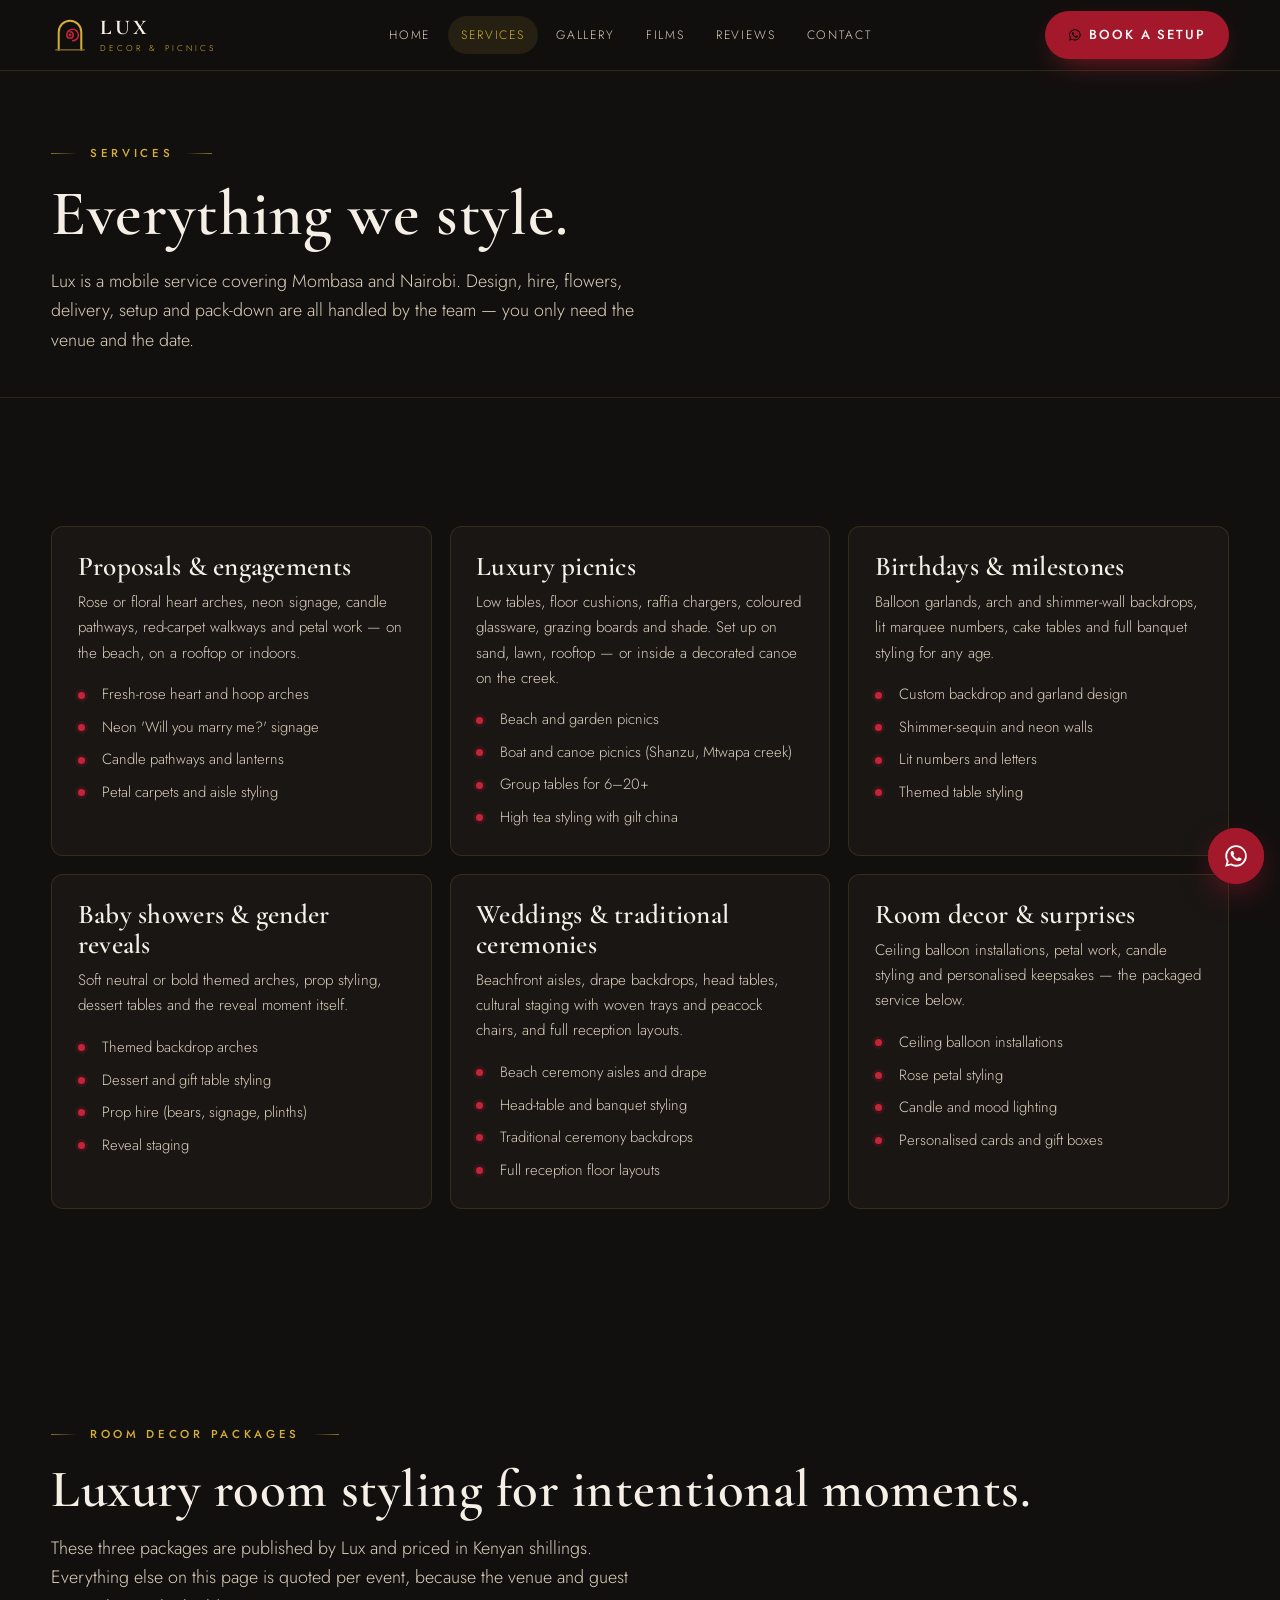
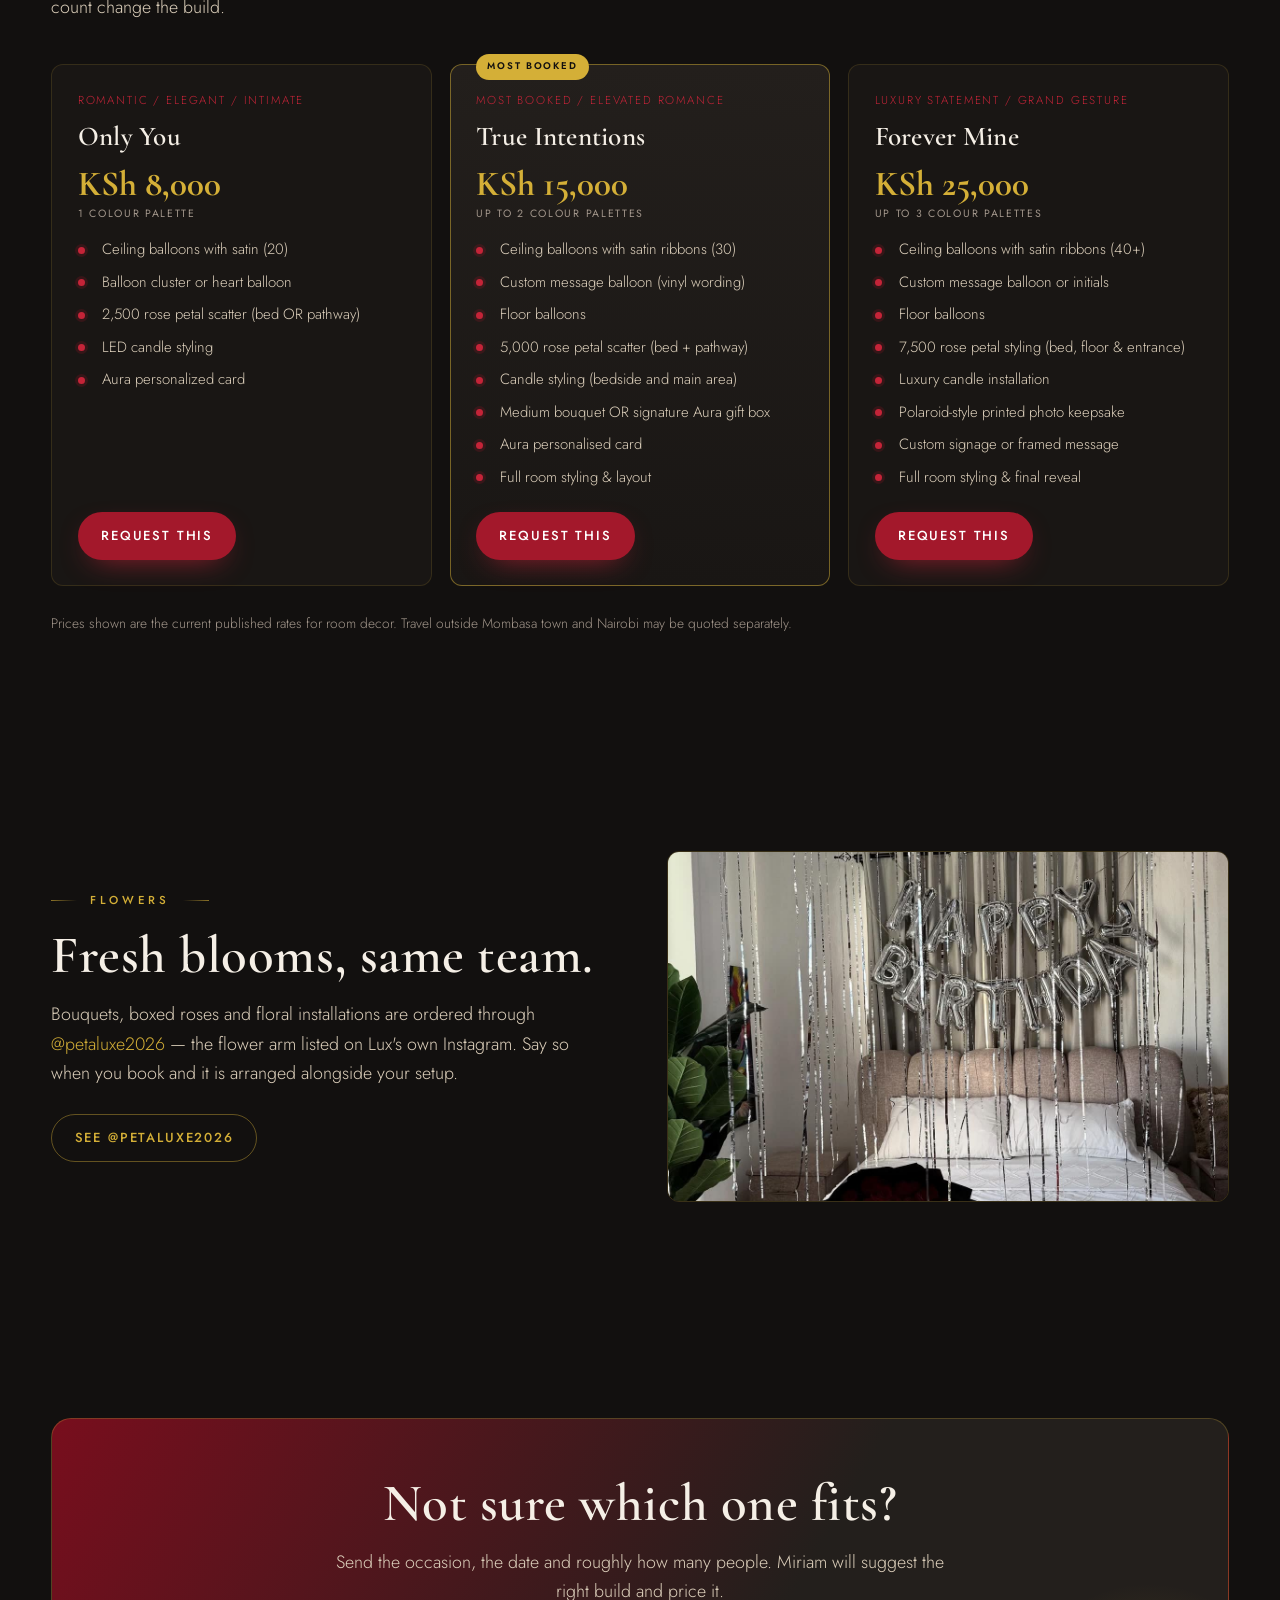
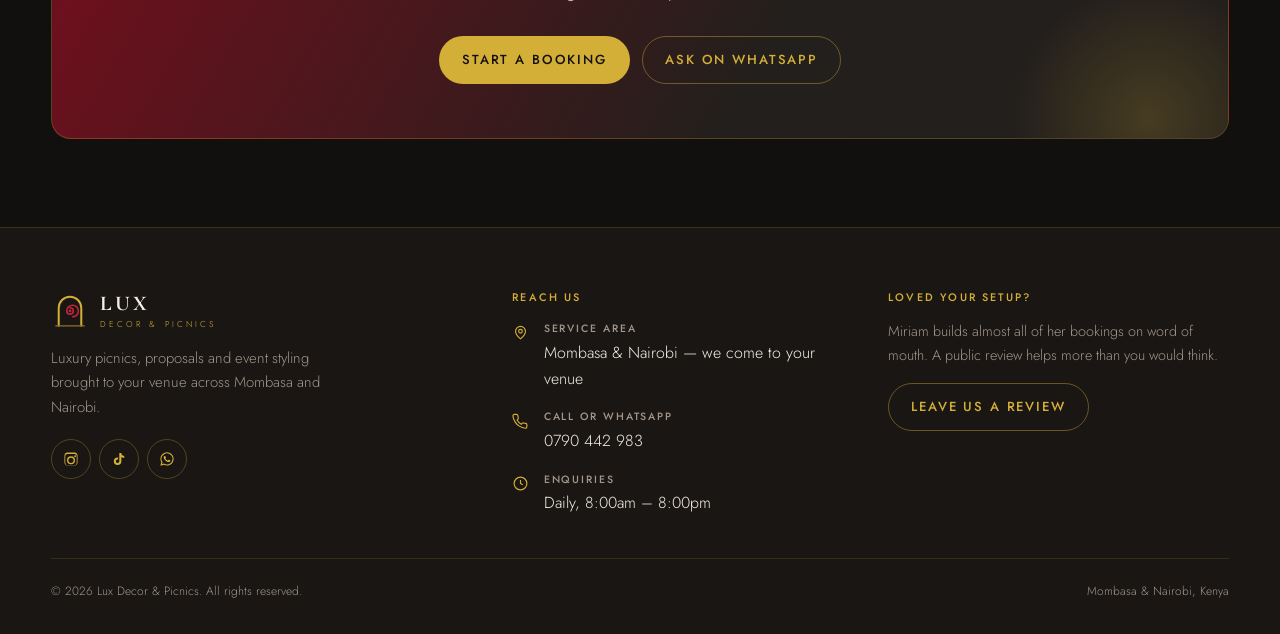
<file: services.html>
<!DOCTYPE html>
<html lang="en">
<head>
<meta charset="utf-8">
<meta name="viewport" content="width=device-width, initial-scale=1">
<title>Services &amp; Packages — Lux Decor &amp; Picnics</title>
<meta name="description" content="Proposals, luxury picnics, birthdays, baby showers, weddings and room decor across Mombasa and Nairobi. Room decor packages from KSh 8,000.">
<link rel="canonical" href="https://ignatius-kimeu.github.io/storyfront-lux-decor-and-picnics/services.html">
<meta property="og:type" content="website">
<meta property="og:site_name" content="Lux Decor &amp; Picnics">
<meta property="og:title" content="Services &amp; Packages — Lux Decor &amp; Picnics">
<meta property="og:description" content="Proposals, luxury picnics, birthdays, baby showers, weddings and room decor across Mombasa and Nairobi. Room decor packages from KSh 8,000.">
<meta property="og:url" content="https://ignatius-kimeu.github.io/storyfront-lux-decor-and-picnics/services.html">
<meta property="og:image" content="https://ignatius-kimeu.github.io/storyfront-lux-decor-and-picnics/og-image.jpg">
<meta property="og:image:width" content="1200">
<meta property="og:image:height" content="630">
<meta name="twitter:card" content="summary_large_image">
<meta name="twitter:title" content="Services &amp; Packages — Lux Decor &amp; Picnics">
<meta name="twitter:description" content="Proposals, luxury picnics, birthdays, baby showers, weddings and room decor across Mombasa and Nairobi. Room decor packages from KSh 8,000.">
<meta name="twitter:image" content="https://ignatius-kimeu.github.io/storyfront-lux-decor-and-picnics/og-image.jpg">
<meta name="theme-color" content="#12100F">
<link rel="icon" href="favicon.svg" type="image/svg+xml">
<link rel="preconnect" href="https://fonts.googleapis.com">
<link rel="preconnect" href="https://fonts.gstatic.com" crossorigin>
<link href="https://fonts.googleapis.com/css2?family=Cormorant+Garamond:ital,wght@0,600;0,700;1,600&family=Jost:wght@300;400;500;600&display=swap" rel="stylesheet">
<link rel="stylesheet" href="styles.css">
</head>
<body>
<div class="splash" id="splash" aria-hidden="true"><div class="splash__in"><svg class="mark" viewBox="0 0 64 64" role="img" aria-label="Lux Decor and Picnics"><path class="mk-arch" d="M13 57V27a19 19 0 0 1 38 0v30"/><path class="mk-rose" d="M32 26.5a5.5 5.5 0 1 1-5.5 5.5"/><path class="mk-rose" d="M26.5 32a9.8 9.8 0 1 1 9.8 9.8"/><circle class="mk-dot" cx="32" cy="32" r="2.4"/><path class="mk-base" d="M8 57h48"/></svg><div class="splash__name">LUX</div></div></div>
<header class="hdr" id="hdr">
  <div class="hdr__in">
    <a class="lockup" href="index.html" aria-label="Lux Decor and Picnics — home">
      <svg class="mark" viewBox="0 0 64 64" role="img" aria-label="Lux Decor and Picnics"><path class="mk-arch" d="M13 57V27a19 19 0 0 1 38 0v30"/><path class="mk-rose" d="M32 26.5a5.5 5.5 0 1 1-5.5 5.5"/><path class="mk-rose" d="M26.5 32a9.8 9.8 0 1 1 9.8 9.8"/><circle class="mk-dot" cx="32" cy="32" r="2.4"/><path class="mk-base" d="M8 57h48"/></svg>
      <span class="lockup__txt"><span class="lockup__name">LUX</span><span class="lockup__sub">Decor &amp; Picnics</span></span>
    </a>
    <nav class="nav" aria-label="Primary"><a href="index.html">Home</a><a href="services.html" aria-current="page">Services</a><a href="gallery.html">Gallery</a><a href="films.html">Films</a><a href="reviews.html">Reviews</a><a href="contact.html">Contact</a></nav>
    <a class="btn btn--primary hdr__cta" href="https://wa.me/254790442983?text=Hi%20Lux%20Decor%20%26%20Picnics%2C%20I%20saw%20your%20website%20and%20I%20would%20like%20to%20ask%20about%20a%20setup." target="_blank" rel="noopener"><svg viewBox="0 0 24 24" aria-hidden="true"><path d="M12.04 2C6.58 2 2.13 6.45 2.13 11.91c0 1.75.46 3.45 1.32 4.95L2 22l5.25-1.38a9.9 9.9 0 0 0 4.79 1.22h.01c5.46 0 9.91-4.45 9.91-9.91S17.5 2 12.04 2zm0 18.15h-.01a8.2 8.2 0 0 1-4.19-1.15l-.3-.18-3.12.82.83-3.04-.2-.31a8.22 8.22 0 0 1 12.76-10.2 8.22 8.22 0 0 1-5.77 14.06zm4.52-6.16c-.25-.12-1.47-.72-1.69-.81-.23-.08-.39-.12-.56.13-.16.24-.64.8-.79.97-.14.16-.29.18-.54.06-.25-.12-1.05-.39-1.99-1.23-.74-.66-1.23-1.47-1.38-1.72-.14-.25-.01-.38.11-.5.11-.11.25-.29.37-.43.13-.15.17-.25.25-.41.08-.17.04-.31-.02-.43-.06-.12-.56-1.34-.76-1.84-.2-.48-.4-.41-.56-.42h-.47c-.17 0-.43.06-.66.31-.23.25-.86.85-.86 2.07 0 1.22.89 2.4 1.01 2.56.12.17 1.75 2.67 4.23 3.74.59.26 1.05.41 1.41.52.59.19 1.13.16 1.56.1.48-.07 1.47-.6 1.68-1.18.21-.58.21-1.07.14-1.18-.06-.11-.22-.17-.47-.29z"/></svg> Book a setup</a>
    <button class="burger" id="burger" aria-label="Menu" aria-expanded="false" aria-controls="drawer"><span></span></button>
  </div>
</header>
<div class="drawer" id="drawer">
  <a class="drawer__link" href="index.html">Home<span>01</span></a><a class="drawer__link" href="services.html" aria-current="page">Services<span>02</span></a><a class="drawer__link" href="gallery.html">Gallery<span>03</span></a><a class="drawer__link" href="films.html">Films<span>04</span></a><a class="drawer__link" href="reviews.html">Reviews<span>05</span></a><a class="drawer__link" href="contact.html">Contact<span>06</span></a>
  <div class="drawer__foot">
    <a class="btn btn--primary" href="https://wa.me/254790442983?text=Hi%20Lux%20Decor%20%26%20Picnics%2C%20I%20saw%20your%20website%20and%20I%20would%20like%20to%20ask%20about%20a%20setup." target="_blank" rel="noopener"><svg viewBox="0 0 24 24" aria-hidden="true"><path d="M12.04 2C6.58 2 2.13 6.45 2.13 11.91c0 1.75.46 3.45 1.32 4.95L2 22l5.25-1.38a9.9 9.9 0 0 0 4.79 1.22h.01c5.46 0 9.91-4.45 9.91-9.91S17.5 2 12.04 2zm0 18.15h-.01a8.2 8.2 0 0 1-4.19-1.15l-.3-.18-3.12.82.83-3.04-.2-.31a8.22 8.22 0 0 1 12.76-10.2 8.22 8.22 0 0 1-5.77 14.06zm4.52-6.16c-.25-.12-1.47-.72-1.69-.81-.23-.08-.39-.12-.56.13-.16.24-.64.8-.79.97-.14.16-.29.18-.54.06-.25-.12-1.05-.39-1.99-1.23-.74-.66-1.23-1.47-1.38-1.72-.14-.25-.01-.38.11-.5.11-.11.25-.29.37-.43.13-.15.17-.25.25-.41.08-.17.04-.31-.02-.43-.06-.12-.56-1.34-.76-1.84-.2-.48-.4-.41-.56-.42h-.47c-.17 0-.43.06-.66.31-.23.25-.86.85-.86 2.07 0 1.22.89 2.4 1.01 2.56.12.17 1.75 2.67 4.23 3.74.59.26 1.05.41 1.41.52.59.19 1.13.16 1.56.1.48-.07 1.47-.6 1.68-1.18.21-.58.21-1.07.14-1.18-.06-.11-.22-.17-.47-.29z"/></svg> WhatsApp us</a>
    <a class="btn btn--ghost" href="tel:+254790442983">Call 0790 442 983</a>
  </div>
</div>
<main>
<section class="pagehead">
  <div class="shell">
    <p class="eyebrow rv">Services</p>
    <h1 style="font-size:clamp(2.4rem,6.4vw,4rem)" class="rv">Everything we style.</h1>
    <p class="lede rv rv-d1" style="margin-top:1.1rem">Lux is a mobile service covering Mombasa and Nairobi. Design, hire, flowers, delivery, setup and pack-down are all handled by the team &mdash; you only need the venue and the date.</p>
  </div>
</section>

<section class="section">
  <div class="shell">
    <div class="grid grid--3"><article class="card rv rv-d1"><h3>Proposals &amp; engagements</h3><p style="color:var(--sand);font-size:.95rem">Rose or floral heart arches, neon signage, candle pathways, red-carpet walkways and petal work &mdash; on the beach, on a rooftop or indoors.</p><ul class="tickset"><li>Fresh-rose heart and hoop arches</li><li>Neon 'Will you marry me?' signage</li><li>Candle pathways and lanterns</li><li>Petal carpets and aisle styling</li></ul></article><article class="card rv rv-d2"><h3>Luxury picnics</h3><p style="color:var(--sand);font-size:.95rem">Low tables, floor cushions, raffia chargers, coloured glassware, grazing boards and shade. Set up on sand, lawn, rooftop &mdash; or inside a decorated canoe on the creek.</p><ul class="tickset"><li>Beach and garden picnics</li><li>Boat and canoe picnics (Shanzu, Mtwapa creek)</li><li>Group tables for 6&ndash;20+</li><li>High tea styling with gilt china</li></ul></article><article class="card rv rv-d3"><h3>Birthdays &amp; milestones</h3><p style="color:var(--sand);font-size:.95rem">Balloon garlands, arch and shimmer-wall backdrops, lit marquee numbers, cake tables and full banquet styling for any age.</p><ul class="tickset"><li>Custom backdrop and garland design</li><li>Shimmer-sequin and neon walls</li><li>Lit numbers and letters</li><li>Themed table styling</li></ul></article><article class="card rv rv-d1"><h3>Baby showers &amp; gender reveals</h3><p style="color:var(--sand);font-size:.95rem">Soft neutral or bold themed arches, prop styling, dessert tables and the reveal moment itself.</p><ul class="tickset"><li>Themed backdrop arches</li><li>Dessert and gift table styling</li><li>Prop hire (bears, signage, plinths)</li><li>Reveal staging</li></ul></article><article class="card rv rv-d2"><h3>Weddings &amp; traditional ceremonies</h3><p style="color:var(--sand);font-size:.95rem">Beachfront aisles, drape backdrops, head tables, cultural staging with woven trays and peacock chairs, and full reception layouts.</p><ul class="tickset"><li>Beach ceremony aisles and drape</li><li>Head-table and banquet styling</li><li>Traditional ceremony backdrops</li><li>Full reception floor layouts</li></ul></article><article class="card rv rv-d3"><h3>Room decor &amp; surprises</h3><p style="color:var(--sand);font-size:.95rem">Ceiling balloon installations, petal work, candle styling and personalised keepsakes &mdash; the packaged service below.</p><ul class="tickset"><li>Ceiling balloon installations</li><li>Rose petal styling</li><li>Candle and mood lighting</li><li>Personalised cards and gift boxes</li></ul></article></div>
  </div>
</section>

<section class="section--tight">
  <div class="shell">
    <p class="eyebrow rv">Room decor packages</p>
    <h2 class="rv">Luxury room styling for intentional moments.</h2>
    <p class="lede rv rv-d1" style="margin-top:1rem">These three packages are published by Lux and priced in Kenyan shillings. Everything else on this page is quoted per event, because the venue and guest count change the build.</p>
    <div class="grid grid--3" style="margin-top:2.6rem"><article class="card pkg rv rv-d1"><p class="pkg__mood">Romantic / elegant / intimate</p><h3>Only You</h3><div class="pkg__price">KSh&nbsp;8,000<small>1 colour palette</small></div><ul class="tickset"><li>Ceiling balloons with satin (20)</li><li>Balloon cluster or heart balloon</li><li>2,500 rose petal scatter (bed OR pathway)</li><li>LED candle styling</li><li>Aura personalized card</li></ul><a class="btn btn--primary" href="https://wa.me/254790442983?text=Hi%20Lux%20Decor%20%26%20Picnics%2C%20I%20would%20like%20to%20book%20the%20Only%20You%20room%20decor%20package%20%28KSh%208%2C000%29.%20My%20date%20is%20" target="_blank" rel="noopener">Request this</a></article><article class="card pkg rv rv-d2 pkg--star"><span class="pkg__tag">Most booked</span><p class="pkg__mood">Most booked / elevated romance</p><h3>True Intentions</h3><div class="pkg__price">KSh&nbsp;15,000<small>Up to 2 colour palettes</small></div><ul class="tickset"><li>Ceiling balloons with satin ribbons (30)</li><li>Custom message balloon (vinyl wording)</li><li>Floor balloons</li><li>5,000 rose petal scatter (bed + pathway)</li><li>Candle styling (bedside and main area)</li><li>Medium bouquet OR signature Aura gift box</li><li>Aura personalised card</li><li>Full room styling &amp; layout</li></ul><a class="btn btn--primary" href="https://wa.me/254790442983?text=Hi%20Lux%20Decor%20%26%20Picnics%2C%20I%20would%20like%20to%20book%20the%20True%20Intentions%20room%20decor%20package%20%28KSh%2015%2C000%29.%20My%20date%20is%20" target="_blank" rel="noopener">Request this</a></article><article class="card pkg rv rv-d3"><p class="pkg__mood">Luxury statement / grand gesture</p><h3>Forever Mine</h3><div class="pkg__price">KSh&nbsp;25,000<small>Up to 3 colour palettes</small></div><ul class="tickset"><li>Ceiling balloons with satin ribbons (40+)</li><li>Custom message balloon or initials</li><li>Floor balloons</li><li>7,500 rose petal styling (bed, floor &amp; entrance)</li><li>Luxury candle installation</li><li>Polaroid-style printed photo keepsake</li><li>Custom signage or framed message</li><li>Full room styling &amp; final reveal</li></ul><a class="btn btn--primary" href="https://wa.me/254790442983?text=Hi%20Lux%20Decor%20%26%20Picnics%2C%20I%20would%20like%20to%20book%20the%20Forever%20Mine%20room%20decor%20package%20%28KSh%2025%2C000%29.%20My%20date%20is%20" target="_blank" rel="noopener">Request this</a></article></div>
    <p class="muted rv" style="margin-top:1.6rem;font-size:.86rem">Prices shown are the current published rates for room decor. Travel outside Mombasa town and Nairobi may be quoted separately.</p>
  </div>
</section>

<section class="section">
  <div class="shell">
    <div class="split">
      <div class="rv">
        <p class="eyebrow">Flowers</p>
        <h2>Fresh blooms, same team.</h2>
        <p class="lede" style="margin-top:1rem">Bouquets, boxed roses and floral installations are ordered through <a href="https://www.instagram.com/petaluxe2026/" target="_blank" rel="noopener" style="color:var(--gold)">@petaluxe2026</a> &mdash; the flower arm listed on Lux's own Instagram. Say so when you book and it is arranged alongside your setup.</p>
        <div class="btn-row" style="margin-top:1.6rem">
          <a class="btn btn--ghost" href="https://www.instagram.com/petaluxe2026/" target="_blank" rel="noopener">See @petaluxe2026</a>
        </div>
      </div>
      <div class="frame frame--wide rv rv-d1"><img src="images/black-silver-room-roses.jpg" alt="A hundred red roses on a bed beneath a ceiling of black and silver balloons" loading="lazy" width="1200" height="1600"></div>
    </div>
  </div>
</section>

<section class="section--tight">
  <div class="shell">
    <div class="band rv center">
      <h2 style="max-width:22ch;margin-inline:auto">Not sure which one fits?</h2>
      <p class="lede" style="margin-top:1rem">Send the occasion, the date and roughly how many people. Miriam will suggest the right build and price it.</p>
      <div class="btn-row" style="margin-top:1.8rem">
        <a class="btn btn--gold" href="contact.html#book">Start a booking</a>
        <a class="btn btn--ghost" href="https://wa.me/254790442983?text=Hi%20Lux%20Decor%20%26%20Picnics%2C%20I%20saw%20your%20website%20and%20I%20would%20like%20to%20ask%20about%20a%20setup." target="_blank" rel="noopener">Ask on WhatsApp</a>
      </div>
    </div>
  </div>
</section>
</main>
<footer class="ftr">
  <div class="shell">
    <div class="ftr__top">
      <div>
        <a class="lockup" href="index.html" aria-label="Lux Decor and Picnics — home">
          <svg class="mark" viewBox="0 0 64 64" role="img" aria-label="Lux Decor and Picnics"><path class="mk-arch" d="M13 57V27a19 19 0 0 1 38 0v30"/><path class="mk-rose" d="M32 26.5a5.5 5.5 0 1 1-5.5 5.5"/><path class="mk-rose" d="M26.5 32a9.8 9.8 0 1 1 9.8 9.8"/><circle class="mk-dot" cx="32" cy="32" r="2.4"/><path class="mk-base" d="M8 57h48"/></svg>
          <span class="lockup__txt"><span class="lockup__name">LUX</span><span class="lockup__sub">Decor &amp; Picnics</span></span>
        </a>
        <p class="ftr__tag">Luxury picnics, proposals and event styling brought to your venue across Mombasa and Nairobi.</p>
        <div class="socials">
          <a href="https://www.instagram.com/luxdecorandpicnics/" target="_blank" rel="noopener" aria-label="Instagram"><svg viewBox="0 0 24 24" aria-hidden="true"><path d="M12 2.16c3.2 0 3.58.01 4.85.07 1.17.05 1.8.25 2.23.41.56.22.96.48 1.38.9.42.42.68.82.9 1.38.16.42.36 1.06.41 2.23.06 1.27.07 1.65.07 4.85s-.01 3.58-.07 4.85c-.05 1.17-.25 1.8-.41 2.23-.22.56-.48.96-.9 1.38-.42.42-.82.68-1.38.9-.42.16-1.06.36-2.23.41-1.27.06-1.65.07-4.85.07s-3.58-.01-4.85-.07c-1.17-.05-1.8-.25-2.23-.41-.56-.22-.96-.48-1.38-.9-.42-.42-.68-.82-.9-1.38-.16-.42-.36-1.06-.41-2.23C2.17 15.58 2.16 15.2 2.16 12s.01-3.58.07-4.85c.05-1.17.25-1.8.41-2.23.22-.56.48-.96.9-1.38.42-.42.82-.68 1.38-.9.42-.16 1.06-.36 2.23-.41C8.42 2.17 8.8 2.16 12 2.16zm0 2.16c-3.14 0-3.51.01-4.75.07-.9.04-1.39.19-1.71.32-.43.17-.74.37-1.06.69-.32.32-.52.63-.69 1.06-.13.32-.28.81-.32 1.71-.06 1.24-.07 1.61-.07 4.75s.01 3.51.07 4.75c.4.9.19 1.39.32 1.71.17.43.37.74.69 1.06.32.32.63.52 1.06.69.32.13.81.28 1.71.32 1.24.06 1.61.07 4.75.07s3.51-.01 4.75-.07c.9-.04 1.39-.19 1.71-.32.43-.17.74-.37 1.06-.69.32-.32.52-.63.69-1.06.13-.32.28-.81.32-1.71.06-1.24.07-1.61.07-4.75s-.01-3.51-.07-4.75c-.04-.9-.19-1.39-.32-1.71a2.86 2.86 0 0 0-.69-1.06 2.86 2.86 0 0 0-1.06-.69c-.32-.13-.81-.28-1.71-.32-1.24-.06-1.61-.07-4.75-.07zm0 3.68a5.999 5.999 0 1 1 0 12 5.999 5.999 0 0 1 0-12zm0 9.89a3.89 3.89 0 1 0 0-7.78 3.89 3.89 0 0 0 0 7.78zm7.64-10.13a1.4 1.4 0 1 1-2.8 0 1.4 1.4 0 0 1 2.8 0z"/></svg></a>
          <a href="https://www.tiktok.com/@luxdecorandpicnics" target="_blank" rel="noopener" aria-label="TikTok"><svg viewBox="0 0 24 24" aria-hidden="true"><path d="M16.6 5.82A4.28 4.28 0 0 1 15.54 3h-3.09v12.4a2.59 2.59 0 0 1-2.59 2.5 2.59 2.59 0 1 1 .77-5.06V9.68a5.67 5.67 0 0 0-.77-.05A5.66 5.66 0 1 0 15.54 15.3V8.99a7.34 7.34 0 0 0 4.29 1.38V7.28a4.29 4.29 0 0 1-3.23-1.46z"/></svg></a>
          <a href="https://wa.me/254790442983?text=Hi%20Lux%20Decor%20%26%20Picnics%2C%20I%20saw%20your%20website%20and%20I%20would%20like%20to%20ask%20about%20a%20setup." target="_blank" rel="noopener" aria-label="WhatsApp"><svg viewBox="0 0 24 24" aria-hidden="true"><path d="M12.04 2C6.58 2 2.13 6.45 2.13 11.91c0 1.75.46 3.45 1.32 4.95L2 22l5.25-1.38a9.9 9.9 0 0 0 4.79 1.22h.01c5.46 0 9.91-4.45 9.91-9.91S17.5 2 12.04 2zm0 18.15h-.01a8.2 8.2 0 0 1-4.19-1.15l-.3-.18-3.12.82.83-3.04-.2-.31a8.22 8.22 0 0 1 12.76-10.2 8.22 8.22 0 0 1-5.77 14.06zm4.52-6.16c-.25-.12-1.47-.72-1.69-.81-.23-.08-.39-.12-.56.13-.16.24-.64.8-.79.97-.14.16-.29.18-.54.06-.25-.12-1.05-.39-1.99-1.23-.74-.66-1.23-1.47-1.38-1.72-.14-.25-.01-.38.11-.5.11-.11.25-.29.37-.43.13-.15.17-.25.25-.41.08-.17.04-.31-.02-.43-.06-.12-.56-1.34-.76-1.84-.2-.48-.4-.41-.56-.42h-.47c-.17 0-.43.06-.66.31-.23.25-.86.85-.86 2.07 0 1.22.89 2.4 1.01 2.56.12.17 1.75 2.67 4.23 3.74.59.26 1.05.41 1.41.52.59.19 1.13.16 1.56.1.48-.07 1.47-.6 1.68-1.18.21-.58.21-1.07.14-1.18-.06-.11-.22-.17-.47-.29z"/></svg></a>
        </div>
      </div>
      <div>
        <h4>Reach us</h4>
        <ul class="info">
          <li><svg viewBox="0 0 24 24" aria-hidden="true"><path d="M12 21s7-5.4 7-10.6A7 7 0 0 0 5 10.4C5 15.6 12 21 12 21z"/><circle cx="12" cy="10.2" r="2.6"/></svg><div><b>Service area</b>Mombasa &amp; Nairobi — we come to your venue</div></li>
          <li><svg viewBox="0 0 24 24" aria-hidden="true"><path d="M21 16.5v3a2 2 0 0 1-2.2 2 19.6 19.6 0 0 1-8.5-3 19.3 19.3 0 0 1-6-6 19.6 19.6 0 0 1-3-8.5A2 2 0 0 1 3.3 2h3a2 2 0 0 1 2 1.7c.1 1 .3 1.9.6 2.8a2 2 0 0 1-.5 2.1L7.1 9.9a16 16 0 0 0 6 6l1.3-1.3a2 2 0 0 1 2.1-.5c.9.3 1.8.5 2.8.6a2 2 0 0 1 1.7 2z"/></svg><div><b>Call or WhatsApp</b><a href="tel:+254790442983">0790 442 983</a></div></li>
          <li><svg viewBox="0 0 24 24" aria-hidden="true"><circle cx="12" cy="12" r="9"/><path d="M12 7v5l3.2 1.9"/></svg><div><b>Enquiries</b>Daily, 8:00am &ndash; 8:00pm</div></li>
        </ul>
      </div>
      <div>
        <h4>Loved your setup?</h4>
        <p class="muted" style="font-size:.9rem">Miriam builds almost all of her bookings on word of mouth. A public review helps more than you would think.</p>
        <div class="btn-row" style="margin-top:1rem">
          <a class="btn btn--ghost" href="https://www.instagram.com/luxdecorandpicnics/" target="_blank" rel="noopener">Leave us a review</a>
        </div>
      </div>
    </div>
    <div class="ftr__bot">
      <span>&copy; <span class="js-year">2026</span> Lux Decor &amp; Picnics. All rights reserved.</span>
      <span>Mombasa &amp; Nairobi, Kenya</span>
    </div>
  </div>
</footer>
<a class="fab" href="https://wa.me/254790442983?text=Hi%20Lux%20Decor%20%26%20Picnics%2C%20I%20saw%20your%20website%20and%20I%20would%20like%20to%20ask%20about%20a%20setup." target="_blank" rel="noopener" aria-label="Chat with us on WhatsApp"><svg viewBox="0 0 24 24" aria-hidden="true"><path d="M12.04 2C6.58 2 2.13 6.45 2.13 11.91c0 1.75.46 3.45 1.32 4.95L2 22l5.25-1.38a9.9 9.9 0 0 0 4.79 1.22h.01c5.46 0 9.91-4.45 9.91-9.91S17.5 2 12.04 2zm0 18.15h-.01a8.2 8.2 0 0 1-4.19-1.15l-.3-.18-3.12.82.83-3.04-.2-.31a8.22 8.22 0 0 1 12.76-10.2 8.22 8.22 0 0 1-5.77 14.06zm4.52-6.16c-.25-.12-1.47-.72-1.69-.81-.23-.08-.39-.12-.56.13-.16.24-.64.8-.79.97-.14.16-.29.18-.54.06-.25-.12-1.05-.39-1.99-1.23-.74-.66-1.23-1.47-1.38-1.72-.14-.25-.01-.38.11-.5.11-.11.25-.29.37-.43.13-.15.17-.25.25-.41.08-.17.04-.31-.02-.43-.06-.12-.56-1.34-.76-1.84-.2-.48-.4-.41-.56-.42h-.47c-.17 0-.43.06-.66.31-.23.25-.86.85-.86 2.07 0 1.22.89 2.4 1.01 2.56.12.17 1.75 2.67 4.23 3.74.59.26 1.05.41 1.41.52.59.19 1.13.16 1.56.1.48-.07 1.47-.6 1.68-1.18.21-.58.21-1.07.14-1.18-.06-.11-.22-.17-.47-.29z"/></svg></a>
<script src="app.js" defer></script>
</body>
</html>
</file>
<file: styles.css>
/* ==========================================================================
   Lux Decor & Picnics — shared stylesheet
   No logo existed for this business, so the mark and this whole colour system
   were designed from their actual work: the red-rose heart proposal arch, the
   black beach teepee with red velvet cushions, and the red-and-gold
   traditional tablescape. Charcoal + deep rose + gold.
   ========================================================================== */

:root{
  --ink:#12100F;
  --ink-2:#191614;
  --ink-3:#231F1C;
  --rose:#A3182B;
  --rose-lift:#C42438;
  --rose-deep:#780E1D;
  --gold:#D4AF37;
  --gold-soft:#E8CC7A;
  --gold-dim:#8C7328;
  --ivory:#F5EFE6;
  --sand:#DCCFBB;
  --muted:#A2968B;

  --shell:min(1240px,92vw);
  --r-sm:6px; --r-md:12px; --r-lg:20px; --r-pill:999px;
  --ease:cubic-bezier(.22,.75,.28,1);
  --header-h:70px;

  --f-display:"Cormorant Garamond",Georgia,"Times New Roman",serif;
  --f-body:"Jost","Segoe UI",system-ui,-apple-system,sans-serif;
}

*,*::before,*::after{box-sizing:border-box}
html{scroll-behavior:smooth;-webkit-text-size-adjust:100%}
body{
  margin:0;
  background:var(--ink);
  color:var(--ivory);
  font-family:var(--f-body);
  font-weight:300;
  font-size:16px;
  line-height:1.65;
  overflow-x:hidden;
}
body.is-locked{overflow:hidden}
img,video{max-width:100%;display:block}
a{color:inherit;text-decoration:none}
button{font:inherit;color:inherit;background:none;border:0;cursor:pointer}
:focus-visible{outline:2px solid var(--gold);outline-offset:3px;border-radius:var(--r-sm)}

h1,h2,h3,h4{font-family:var(--f-display);font-weight:600;line-height:1.1;margin:0;letter-spacing:.01em}
h1{font-size:clamp(2.7rem,8.4vw,5.4rem)}
h2{font-size:clamp(2rem,5vw,3.3rem)}
h3{font-size:clamp(1.3rem,2.6vw,1.7rem)}
p{margin:0 0 1.1em}
p:last-child{margin-bottom:0}

.shell{width:var(--shell);margin-inline:auto}
.section{padding:clamp(64px,10vw,128px) 0}
.section--tight{padding:clamp(48px,7vw,88px) 0}
.center{text-align:center}

/* --- eyebrow / rules ------------------------------------------------------ */
.eyebrow{
  font-size:.72rem;letter-spacing:.32em;text-transform:uppercase;
  color:var(--gold);font-weight:500;margin:0 0 1rem;
  display:flex;align-items:center;gap:.8rem;
}
.center .eyebrow{justify-content:center}
.eyebrow::before,.eyebrow::after{content:"";height:1px;width:26px;background:linear-gradient(90deg,transparent,var(--gold-dim))}
.eyebrow::before{background:linear-gradient(270deg,transparent,var(--gold-dim))}

.lede{color:var(--sand);font-size:clamp(1rem,1.5vw,1.12rem);max-width:62ch}
.center .lede{margin-inline:auto}
.muted{color:var(--muted)}

/* --- buttons -------------------------------------------------------------- */
.btn{
  display:inline-flex;align-items:center;justify-content:center;gap:.6em;
  padding:.92em 1.7em;border-radius:var(--r-pill);
  font-size:.82rem;font-weight:500;letter-spacing:.14em;text-transform:uppercase;
  border:1px solid transparent;white-space:nowrap;
  transition:transform .35s var(--ease),background-color .35s var(--ease),
             color .35s var(--ease),border-color .35s var(--ease),box-shadow .35s var(--ease);
}
.btn svg{width:1.05em;height:1.05em;flex:none}
.btn:hover{transform:translateY(-2px)}
.btn:active{transform:translateY(0)}
.btn--primary{background:var(--rose);color:#fff;box-shadow:0 10px 30px -14px var(--rose-lift)}
.btn--primary:hover{background:var(--rose-lift);box-shadow:0 16px 40px -14px var(--rose-lift)}
.btn--gold{background:var(--gold);color:var(--ink)}
.btn--gold:hover{background:var(--gold-soft)}
.btn--ghost{border-color:rgba(212,175,55,.42);color:var(--gold)}
.btn--ghost:hover{border-color:var(--gold);background:rgba(212,175,55,.1)}
.btn--light{background:var(--ivory);color:var(--ink)}
.btn--light:hover{background:#fff}
.btn-row{display:flex;flex-wrap:wrap;gap:.75rem}
.center .btn-row{justify-content:center}

/* --- brand mark ----------------------------------------------------------- */
.mark{width:38px;height:38px;flex:none}
.mark .mk-arch{fill:none;stroke:var(--gold);stroke-width:3.4;stroke-linecap:round}
.mark .mk-rose{fill:none;stroke:var(--rose-lift);stroke-width:2.6;stroke-linecap:round}
.mark .mk-dot{fill:var(--rose-lift)}
.mark .mk-base{stroke:var(--gold-dim);stroke-width:2.4;stroke-linecap:round;fill:none}

.lockup{display:flex;align-items:center;gap:.68rem}
.lockup__txt{display:flex;flex-direction:column;line-height:1}
.lockup__name{font-family:var(--f-display);font-size:1.32rem;font-weight:700;letter-spacing:.14em;color:var(--ivory)}
.lockup__sub{font-size:.53rem;letter-spacing:.36em;text-transform:uppercase;color:var(--gold);margin-top:.34rem}

/* --- splash --------------------------------------------------------------- */
.splash{
  position:fixed;inset:0;z-index:200;background:var(--ink);
  display:grid;place-items:center;
  transition:opacity .7s var(--ease),visibility .7s;
}
.splash.is-gone{opacity:0;visibility:hidden}
.splash .mark{width:74px;height:74px}
.splash__in{display:flex;flex-direction:column;align-items:center;gap:1.1rem}
.splash__name{
  font-family:var(--f-display);font-size:1.5rem;font-weight:700;letter-spacing:.3em;
  color:var(--ivory);opacity:0;animation:splashFade .8s var(--ease) .5s forwards;
}
.splash .mk-arch,.splash .mk-rose{stroke-dasharray:220;stroke-dashoffset:220;animation:draw 1.25s var(--ease) forwards}
.splash .mk-rose{animation-delay:.28s}
.splash .mk-dot{opacity:0;animation:splashFade .5s ease .95s forwards}
@keyframes draw{to{stroke-dashoffset:0}}
@keyframes splashFade{to{opacity:1}}

/* --- header --------------------------------------------------------------- */
.hdr{
  position:fixed;top:0;left:0;right:0;z-index:120;
  background:rgba(18,16,15,.93);
  border-bottom:1px solid rgba(212,175,55,.16);
  transition:transform .42s var(--ease);
}
.hdr.is-up{transform:translateY(-101%)}
.hdr__in{width:var(--shell);margin-inline:auto;height:var(--header-h);display:flex;align-items:center;justify-content:space-between;gap:1rem}
.nav{display:none;align-items:center;gap:.3rem}
.nav a{
  padding:.55rem .82rem;border-radius:var(--r-pill);
  font-size:.76rem;letter-spacing:.15em;text-transform:uppercase;color:var(--sand);
  transition:color .3s,background-color .3s;
}
.nav a:hover{color:var(--gold)}
.nav a[aria-current="page"]{color:var(--gold);background:rgba(212,175,55,.1)}
.hdr__cta{display:none}
.burger{
  width:44px;height:44px;display:grid;place-items:center;border-radius:var(--r-pill);
  border:1px solid rgba(212,175,55,.3);
}
.burger span{display:block;width:17px;height:1.6px;background:var(--gold);position:relative;transition:background .3s}
.burger span::before,.burger span::after{
  content:"";position:absolute;left:0;width:17px;height:1.6px;background:var(--gold);
  transition:transform .38s var(--ease);
}
.burger span::before{top:-5.5px}
.burger span::after{top:5.5px}
.burger.is-open span{background:transparent}
.burger.is-open span::before{transform:translateY(5.5px) rotate(45deg)}
.burger.is-open span::after{transform:translateY(-5.5px) rotate(-45deg)}

.drawer{
  position:fixed;inset:var(--header-h) 0 0;z-index:110;background:var(--ink);
  padding:2rem 4vw 3rem;
  display:flex;flex-direction:column;gap:.2rem;
  transform:translateY(-12px);opacity:0;visibility:hidden;
  transition:opacity .34s var(--ease),transform .34s var(--ease),visibility .34s;
  overflow-y:auto;
}
.drawer.is-open{opacity:1;visibility:visible;transform:none}
.drawer__link{
  font-family:var(--f-display);font-size:1.9rem;font-weight:600;color:var(--ivory);
  padding:.62rem 0;border-bottom:1px solid rgba(212,175,55,.14);
  display:flex;justify-content:space-between;align-items:center;
}
.drawer__link span{font-family:var(--f-body);font-size:.62rem;letter-spacing:.2em;color:var(--gold-dim)}
.drawer__link[aria-current="page"]{color:var(--gold)}
.drawer__foot{margin-top:1.6rem;display:flex;flex-direction:column;gap:.7rem}

@media(min-width:960px){
  .nav{display:flex}
  .hdr__cta{display:inline-flex}
  .burger{display:none}
  .drawer{display:none}
}

main{padding-top:var(--header-h)}

/* --- hero ----------------------------------------------------------------- */
.hero{position:relative;min-height:min(92svh,860px);display:flex;align-items:flex-end;overflow:hidden}
.hero__media{position:absolute;inset:0}
.hero__media img{width:100%;height:100%;object-fit:cover;object-position:50% 44%;
  transform:scale(1.1);animation:heroSettle 2.4s var(--ease) forwards}
@keyframes heroSettle{to{transform:scale(1)}}
.hero__scrim{
  position:absolute;inset:0;
  background:
    linear-gradient(180deg,rgba(18,16,15,.68) 0%,rgba(18,16,15,.12) 32%,rgba(18,16,15,.8) 78%,var(--ink) 100%),
    radial-gradient(120% 80% at 20% 100%,rgba(122,15,29,.42),transparent 60%);
}
.hero__in{position:relative;width:var(--shell);margin-inline:auto;padding-block:clamp(2.5rem,7vw,5rem)}
.hero h1{max-width:15ch}
.hero h1 em{font-style:italic;color:var(--gold-soft)}
.hero__lede{margin-top:1.1rem;max-width:46ch;color:var(--sand)}
.hero__cta{margin-top:1.9rem}
.hero__meta{
  margin-top:2.3rem;display:flex;flex-wrap:wrap;gap:.55rem 1.6rem;
  font-size:.72rem;letter-spacing:.2em;text-transform:uppercase;color:var(--muted);
}
.hero__meta b{color:var(--gold);font-weight:500}

/* line-mask reveal on the hero headline */
.reveal-line{display:block;overflow:hidden}
.reveal-line>span{display:block;transform:translateY(105%);animation:lineUp .95s var(--ease) forwards}
.reveal-line:nth-child(2)>span{animation-delay:.1s}
.reveal-line:nth-child(3)>span{animation-delay:.2s}
@keyframes lineUp{to{transform:translateY(0)}}

.gold-rule{height:1px;background:linear-gradient(90deg,var(--gold),transparent);width:0;animation:ruleGrow 1.1s var(--ease) .5s forwards}
@keyframes ruleGrow{to{width:120px}}

/* --- scroll reveal -------------------------------------------------------- */
.rv{opacity:0;transform:translateY(18px);transition:opacity .8s var(--ease),transform .8s var(--ease)}
.rv.is-in{opacity:1;transform:none}
.rv-d1{transition-delay:.08s}.rv-d2{transition-delay:.16s}.rv-d3{transition-delay:.24s}
.rv-d4{transition-delay:.32s}.rv-d5{transition-delay:.4s}.rv-d6{transition-delay:.48s}

/* --- stats ---------------------------------------------------------------- */
.stats{display:grid;grid-template-columns:repeat(2,1fr);gap:1px;background:rgba(212,175,55,.16);border:1px solid rgba(212,175,55,.16);border-radius:var(--r-md);overflow:hidden}
.stat{background:var(--ink-2);padding:1.5rem 1.1rem;text-align:center}
.stat__n{font-family:var(--f-display);font-size:clamp(1.9rem,4.6vw,2.7rem);font-weight:700;color:var(--gold);line-height:1}
.stat__l{margin-top:.4rem;font-size:.66rem;letter-spacing:.2em;text-transform:uppercase;color:var(--muted)}
@media(min-width:760px){.stats{grid-template-columns:repeat(4,1fr)}}

/* --- cards / services ----------------------------------------------------- */
.grid{display:grid;gap:1.1rem}
.grid--2{grid-template-columns:1fr}
.grid--3{grid-template-columns:1fr}
@media(min-width:700px){.grid--2{grid-template-columns:repeat(2,1fr)}.grid--3{grid-template-columns:repeat(2,1fr)}}
@media(min-width:1000px){.grid--3{grid-template-columns:repeat(3,1fr)}}

.card{
  background:var(--ink-2);border:1px solid rgba(212,175,55,.15);border-radius:var(--r-md);
  padding:1.6rem;transition:border-color .4s var(--ease),transform .4s var(--ease),background-color .4s;
}
.card:hover{border-color:rgba(212,175,55,.42);transform:translateY(-4px);background:var(--ink-3)}
.card h3{margin-bottom:.5rem}
.card__ico{
  width:42px;height:42px;border-radius:var(--r-pill);display:grid;place-items:center;
  background:rgba(163,24,43,.22);border:1px solid rgba(212,175,55,.28);margin-bottom:1rem;
}
.card__ico svg{width:19px;height:19px;stroke:var(--gold);fill:none;stroke-width:1.6}

.tickset{list-style:none;margin:.9rem 0 0;padding:0;display:flex;flex-direction:column;gap:.5rem}
.tickset li{position:relative;padding-left:1.5rem;font-size:.93rem;color:var(--sand)}
.tickset li::before{
  content:"";position:absolute;left:0;top:.62em;width:7px;height:7px;border-radius:50%;
  background:var(--rose-lift);box-shadow:0 0 0 3px rgba(163,24,43,.2);
}

/* --- package cards -------------------------------------------------------- */
.pkg{position:relative;display:flex;flex-direction:column}
.pkg--star{border-color:rgba(212,175,55,.5);background:linear-gradient(180deg,var(--ink-3),var(--ink-2))}
.pkg__tag{
  position:absolute;top:-11px;left:1.6rem;background:var(--gold);color:var(--ink);
  font-size:.6rem;font-weight:600;letter-spacing:.18em;text-transform:uppercase;
  padding:.3rem .7rem;border-radius:var(--r-pill);
}
.pkg__price{font-family:var(--f-display);font-size:2.2rem;font-weight:700;color:var(--gold);line-height:1;margin:.35rem 0 .2rem}
.pkg__price small{font-family:var(--f-body);font-size:.66rem;letter-spacing:.16em;text-transform:uppercase;color:var(--muted);display:block;margin-top:.5rem;font-weight:400}
.pkg__mood{font-size:.72rem;letter-spacing:.16em;text-transform:uppercase;color:var(--rose-lift)}
.pkg .btn{margin-top:auto;align-self:flex-start}
.pkg .tickset{margin-bottom:1.4rem}

/* --- gallery -------------------------------------------------------------- */
.gal{display:grid;grid-template-columns:repeat(2,1fr);gap:.55rem}
@media(min-width:720px){.gal{grid-template-columns:repeat(3,1fr);gap:.8rem}}
@media(min-width:1080px){.gal{grid-template-columns:repeat(4,1fr)}}
.gal__item{
  position:relative;aspect-ratio:1;overflow:hidden;border-radius:var(--r-sm);
  background:var(--ink-3);cursor:zoom-in;border:0;padding:0;width:100%;display:block;
}
.gal__item img{width:100%;height:100%;object-fit:cover;transition:transform .8s var(--ease)}
.gal__item:hover img,.gal__item:focus-visible img{transform:scale(1.07)}
.gal__cap{
  position:absolute;inset:auto 0 0;padding:1.6rem .7rem .6rem;
  background:linear-gradient(0deg,rgba(18,16,15,.92),transparent);
  font-size:.72rem;color:var(--ivory);text-align:left;line-height:1.35;
  opacity:0;transform:translateY(6px);transition:opacity .4s,transform .4s var(--ease);
  display:-webkit-box;-webkit-line-clamp:2;-webkit-box-orient:vertical;overflow:hidden;
}
.gal__item:hover .gal__cap,.gal__item:focus-visible .gal__cap{opacity:1;transform:none}
@media(hover:none){.gal__cap{opacity:1;transform:none}}

/* --- lightbox ------------------------------------------------------------- */
.lb{
  position:fixed;inset:0;z-index:180;background:rgba(9,8,7,.97);
  display:flex;flex-direction:column;
  opacity:0;visibility:hidden;transition:opacity .35s var(--ease),visibility .35s;
}
.lb.is-open{opacity:1;visibility:visible}
.lb__bar{display:flex;align-items:center;justify-content:space-between;padding:.9rem 4vw;flex:none}
.lb__count{font-size:.74rem;letter-spacing:.22em;color:var(--gold)}
.lb__x{width:42px;height:42px;border-radius:var(--r-pill);border:1px solid rgba(212,175,55,.32);display:grid;place-items:center;transition:background-color .3s}
.lb__x:hover{background:rgba(212,175,55,.14)}
.lb__x svg{width:16px;height:16px;stroke:var(--gold);stroke-width:2;fill:none}
.lb__stage{flex:1;position:relative;display:grid;place-items:center;padding:0 4vw;min-height:0}
.lb__stage img{max-width:100%;max-height:100%;object-fit:contain;border-radius:var(--r-sm);opacity:0;transition:opacity .3s}
.lb__stage img.is-ready{opacity:1}
.lb__cap{padding:1rem 4vw 1.6rem;text-align:center;color:var(--sand);font-size:.92rem;flex:none;min-height:3.4rem}
.lb__nav{
  position:absolute;top:50%;transform:translateY(-50%);
  width:46px;height:46px;border-radius:var(--r-pill);
  background:rgba(18,16,15,.72);border:1px solid rgba(212,175,55,.3);
  display:grid;place-items:center;transition:background-color .3s;
}
.lb__nav:hover{background:rgba(163,24,43,.7)}
.lb__nav svg{width:17px;height:17px;stroke:var(--gold);stroke-width:2;fill:none}
.lb__nav--prev{left:.6vw}
.lb__nav--next{right:.6vw}

/* --- films ---------------------------------------------------------------- */
.films{display:grid;grid-template-columns:repeat(2,1fr);gap:.7rem}
@media(min-width:760px){.films{grid-template-columns:repeat(3,1fr);gap:1rem}}
@media(min-width:1100px){.films{grid-template-columns:repeat(4,1fr)}}
.film{
  position:relative;aspect-ratio:9/16;border-radius:var(--r-md);overflow:hidden;
  background:var(--ink-3);border:1px solid rgba(212,175,55,.14);
  transition:border-color .4s var(--ease),transform .4s var(--ease);
}
.film:hover{border-color:rgba(212,175,55,.4);transform:translateY(-4px)}
.film video{width:100%;height:100%;object-fit:cover;cursor:zoom-in}
.film__glow{position:absolute;inset:auto 0 0;height:58%;background:linear-gradient(0deg,rgba(9,8,7,.9),transparent);pointer-events:none}
.film__meta{position:absolute;inset:auto .62rem .72rem;display:flex;flex-direction:column;gap:.42rem;pointer-events:none}
.film__views{
  align-self:flex-start;display:inline-flex;align-items:center;gap:.34rem;
  background:rgba(18,16,15,.72);border:1px solid rgba(212,175,55,.45);
  color:var(--gold);border-radius:var(--r-pill);padding:.24rem .62rem;
  font-size:.68rem;font-weight:500;letter-spacing:.06em;
}
.film__views svg{width:9px;height:9px;fill:var(--gold)}
.film__cap{font-size:.76rem;line-height:1.32;color:var(--ivory);max-width:80%;text-shadow:0 1px 8px rgba(0,0,0,.6)}
.film__btns{position:absolute;right:.62rem;bottom:.72rem;display:flex;flex-direction:column;gap:.4rem}
.film__btn{
  width:31px;height:31px;border-radius:var(--r-pill);
  background:rgba(18,16,15,.74);border:1px solid rgba(212,175,55,.42);
  display:grid;place-items:center;transition:background-color .3s,transform .3s var(--ease);
}
.film__btn:hover{background:var(--rose);transform:scale(1.08)}
.film__btn svg{width:13px;height:13px;stroke:var(--gold);fill:none;stroke-width:1.9}
.film__btn:hover svg{stroke:#fff}

.vlb{position:fixed;inset:0;z-index:180;background:rgba(9,8,7,.98);display:grid;place-items:center;
  opacity:0;visibility:hidden;transition:opacity .35s var(--ease),visibility .35s;padding:1rem}
.vlb.is-open{opacity:1;visibility:visible}
.vlb video{max-height:86svh;max-width:100%;border-radius:var(--r-md)}
.vlb__x{position:absolute;top:1rem;right:4vw;width:44px;height:44px;border-radius:var(--r-pill);
  border:1px solid rgba(212,175,55,.32);display:grid;place-items:center;background:rgba(18,16,15,.7)}
.vlb__x svg{width:16px;height:16px;stroke:var(--gold);stroke-width:2;fill:none}

/* --- reviews -------------------------------------------------------------- */
.quotes{columns:1;column-gap:1.1rem}
@media(min-width:760px){.quotes{columns:2}}
@media(min-width:1100px){.quotes{columns:3}}
.quote{
  break-inside:avoid;margin:0 0 1.1rem;padding:1.5rem;
  background:var(--ink-2);border:1px solid rgba(212,175,55,.15);border-radius:var(--r-md);
  transition:border-color .4s var(--ease);
}
.quote:hover{border-color:rgba(212,175,55,.38)}
.quote__mark{font-family:var(--f-display);font-size:2.6rem;line-height:.6;color:var(--rose-lift);display:block;margin-bottom:.55rem}
.quote p{font-size:.97rem;color:var(--ivory);line-height:1.62}
.quote__by{
  margin-top:1rem;padding-top:.85rem;border-top:1px solid rgba(212,175,55,.14);
  display:flex;align-items:center;justify-content:space-between;gap:.7rem;
  font-size:.7rem;letter-spacing:.14em;text-transform:uppercase;color:var(--muted);
}
.quote__src{color:var(--gold);display:inline-flex;align-items:center;gap:.34rem}
.quote__src svg{width:12px;height:12px;fill:currentColor}

/* --- booking wizard ------------------------------------------------------- */
.wiz{
  background:var(--ink-2);border:1px solid rgba(212,175,55,.2);
  border-radius:var(--r-lg);overflow:hidden;
}
.wiz__rail{display:flex;gap:.4rem;padding:1.15rem 1.4rem;border-bottom:1px solid rgba(212,175,55,.15);background:var(--ink-3)}
.wiz__step{flex:1;display:flex;flex-direction:column;gap:.45rem}
.wiz__bar{height:3px;border-radius:2px;background:rgba(212,175,55,.2);overflow:hidden}
.wiz__bar i{display:block;height:100%;width:0;background:var(--gold);transition:width .55s var(--ease)}
.wiz__step.is-done .wiz__bar i,.wiz__step.is-now .wiz__bar i{width:100%}
.wiz__step.is-now .wiz__bar i{background:var(--rose-lift)}
.wiz__lbl{font-size:.6rem;letter-spacing:.16em;text-transform:uppercase;color:var(--muted)}
.wiz__step.is-now .wiz__lbl{color:var(--gold)}
.wiz__step.is-done .wiz__lbl{color:var(--sand)}

.wiz__panel{padding:1.6rem 1.4rem 1.8rem;display:none}
.wiz__panel.is-live{display:block;animation:panelIn .5s var(--ease)}
@keyframes panelIn{from{opacity:0;transform:translateX(22px)}to{opacity:1;transform:none}}
.wiz__panel.is-back{animation:panelBack .5s var(--ease)}
@keyframes panelBack{from{opacity:0;transform:translateX(-22px)}to{opacity:1;transform:none}}
.wiz h3{margin-bottom:.3rem}
.wiz__hint{font-size:.87rem;color:var(--muted);margin-bottom:1.3rem}

.chips{display:flex;flex-wrap:wrap;gap:.5rem}
.chip{
  padding:.62rem 1rem;border-radius:var(--r-pill);
  border:1px solid rgba(212,175,55,.3);color:var(--sand);
  font-size:.83rem;transition:background-color .3s var(--ease),border-color .3s var(--ease),color .3s var(--ease);
}
.chip:hover{border-color:var(--gold);color:var(--gold)}
.chip.is-on{background:var(--rose);border-color:var(--rose);color:#fff}

.fields{display:grid;gap:1rem;margin-top:.2rem}
@media(min-width:640px){.fields--2{grid-template-columns:1fr 1fr}}
.field{display:flex;flex-direction:column;gap:.4rem}
.field label{font-size:.68rem;letter-spacing:.16em;text-transform:uppercase;color:var(--gold)}
.field input,.field select,.field textarea{
  background:var(--ink);border:1px solid rgba(212,175,55,.24);border-radius:var(--r-sm);
  color:var(--ivory);padding:.78rem .9rem;font:inherit;font-size:.94rem;width:100%;
  transition:border-color .3s;
}
.field input:focus,.field select:focus,.field textarea:focus{outline:none;border-color:var(--gold)}
.field textarea{resize:vertical;min-height:92px}
.has-err input,.has-err select{border-color:var(--rose-lift)}
.err{color:var(--rose-lift);font-size:.76rem;display:none;margin:.7rem 0 0}
.has-err .err{display:block}
.has-err .chip{border-color:rgba(196,36,56,.55)}

.wiz__foot{
  display:flex;align-items:center;justify-content:space-between;gap:.8rem;
  padding:1.1rem 1.4rem;border-top:1px solid rgba(212,175,55,.15);background:var(--ink-3);
}
.wiz__back{font-size:.76rem;letter-spacing:.14em;text-transform:uppercase;color:var(--muted);padding:.6rem .2rem}
.wiz__back:hover{color:var(--gold)}
.wiz__back.is-hidden{visibility:hidden}

.preview{
  background:var(--ink);border:1px solid rgba(212,175,55,.22);border-radius:var(--r-md);
  padding:1.1rem 1.2rem;margin-top:.3rem;
}
.preview__hd{display:flex;align-items:center;gap:.5rem;font-size:.64rem;letter-spacing:.18em;text-transform:uppercase;color:var(--gold);margin-bottom:.8rem}
.preview__hd svg{width:13px;height:13px;fill:var(--gold)}
.preview pre{
  margin:0;font-family:var(--f-body);font-size:.9rem;line-height:1.6;color:var(--sand);
  white-space:pre-wrap;word-break:break-word;
}

/* --- map ------------------------------------------------------------------ */
.map{border-radius:var(--r-md);overflow:hidden;border:1px solid rgba(212,175,55,.22);background:var(--ink-3)}
.map iframe{width:100%;height:340px;border:0;display:block;filter:grayscale(.35) contrast(1.05)}

/* --- info rows ------------------------------------------------------------ */
.info{list-style:none;margin:0;padding:0;display:flex;flex-direction:column;gap:1rem}
.info li{display:flex;gap:.9rem;align-items:flex-start}
.info svg{width:17px;height:17px;stroke:var(--gold);fill:none;stroke-width:1.6;flex:none;margin-top:.28rem}
.info b{display:block;font-size:.66rem;letter-spacing:.18em;text-transform:uppercase;color:var(--muted);font-weight:500;margin-bottom:.15rem}
.info a{color:var(--ivory);transition:color .3s}
.info a:hover{color:var(--gold)}

/* --- band ----------------------------------------------------------------- */
.band{
  position:relative;overflow:hidden;border-radius:var(--r-lg);
  background:linear-gradient(120deg,var(--rose-deep),var(--ink-3) 62%);
  border:1px solid rgba(212,175,55,.26);padding:clamp(2rem,5vw,3.4rem);
}
.band::after{
  content:"";position:absolute;inset:auto -60px -120px auto;width:280px;height:280px;border-radius:50%;
  background:radial-gradient(circle,rgba(212,175,55,.2),transparent 68%);pointer-events:none;
}

/* --- footer --------------------------------------------------------------- */
.ftr{background:var(--ink-2);border-top:1px solid rgba(212,175,55,.18);padding:clamp(2.6rem,6vw,4rem) 0 2rem}
.ftr__top{display:grid;gap:2.2rem}
@media(min-width:860px){.ftr__top{grid-template-columns:1.25fr 1fr 1fr}}
.ftr h4{font-size:.68rem;letter-spacing:.2em;text-transform:uppercase;color:var(--gold);font-family:var(--f-body);font-weight:500;margin:0 0 1rem}
.ftr__tag{color:var(--muted);font-size:.93rem;margin-top:1rem;max-width:34ch}
.socials{display:flex;gap:.5rem;margin-top:1.2rem}
.socials a{
  width:40px;height:40px;border-radius:var(--r-pill);display:grid;place-items:center;
  border:1px solid rgba(212,175,55,.3);
  transition:background-color .3s var(--ease),border-color .3s var(--ease),transform .3s var(--ease);
}
.socials a:hover{background:var(--rose);border-color:var(--rose);transform:translateY(-2px)}
.socials svg{width:16px;height:16px;fill:var(--gold)}
.socials a:hover svg{fill:#fff}
.ftr__bot{
  margin-top:2.6rem;padding-top:1.4rem;border-top:1px solid rgba(212,175,55,.14);
  display:flex;flex-wrap:wrap;gap:.6rem 1.4rem;align-items:center;justify-content:space-between;
  font-size:.75rem;color:var(--muted);
}

/* --- floating whatsapp ---------------------------------------------------- */
.fab{
  position:fixed;right:16px;bottom:16px;z-index:100;
  width:56px;height:56px;border-radius:var(--r-pill);
  background:var(--rose);color:#fff;display:grid;place-items:center;
  box-shadow:0 12px 34px -10px rgba(163,24,43,.85);
  transition:transform .4s var(--ease),background-color .3s;
}
.fab:hover{transform:scale(1.07);background:var(--rose-lift)}
.fab svg{width:26px;height:26px;fill:#fff;position:relative;z-index:1}
.fab::after{
  content:"";position:absolute;inset:0;border-radius:var(--r-pill);
  border:1.5px solid var(--rose);animation:pulse 2.8s ease-out infinite;
}
@keyframes pulse{0%{transform:scale(1);opacity:.7}70%{transform:scale(1.5);opacity:0}100%{opacity:0}}

/* --- misc ----------------------------------------------------------------- */
.split{display:grid;gap:2.2rem;align-items:center}
@media(min-width:900px){.split{grid-template-columns:1fr 1fr;gap:3.4rem}}
.frame{border-radius:var(--r-md);overflow:hidden;border:1px solid rgba(212,175,55,.2);position:relative}
.frame img{width:100%;height:100%;object-fit:cover;aspect-ratio:4/5}
.frame--wide img{aspect-ratio:16/10}
.pagehead{padding:clamp(2.6rem,7vw,4.6rem) 0 clamp(1.6rem,4vw,2.6rem);border-bottom:1px solid rgba(212,175,55,.14)}

@media(prefers-reduced-motion:reduce){
  *,*::before,*::after{animation-duration:.001ms!important;animation-iteration-count:1!important;transition-duration:.001ms!important;scroll-behavior:auto!important}
  .rv{opacity:1;transform:none}
  .reveal-line>span{transform:none}
  .hero__media img{transform:none}
  .gold-rule{width:120px}
}
</file>
